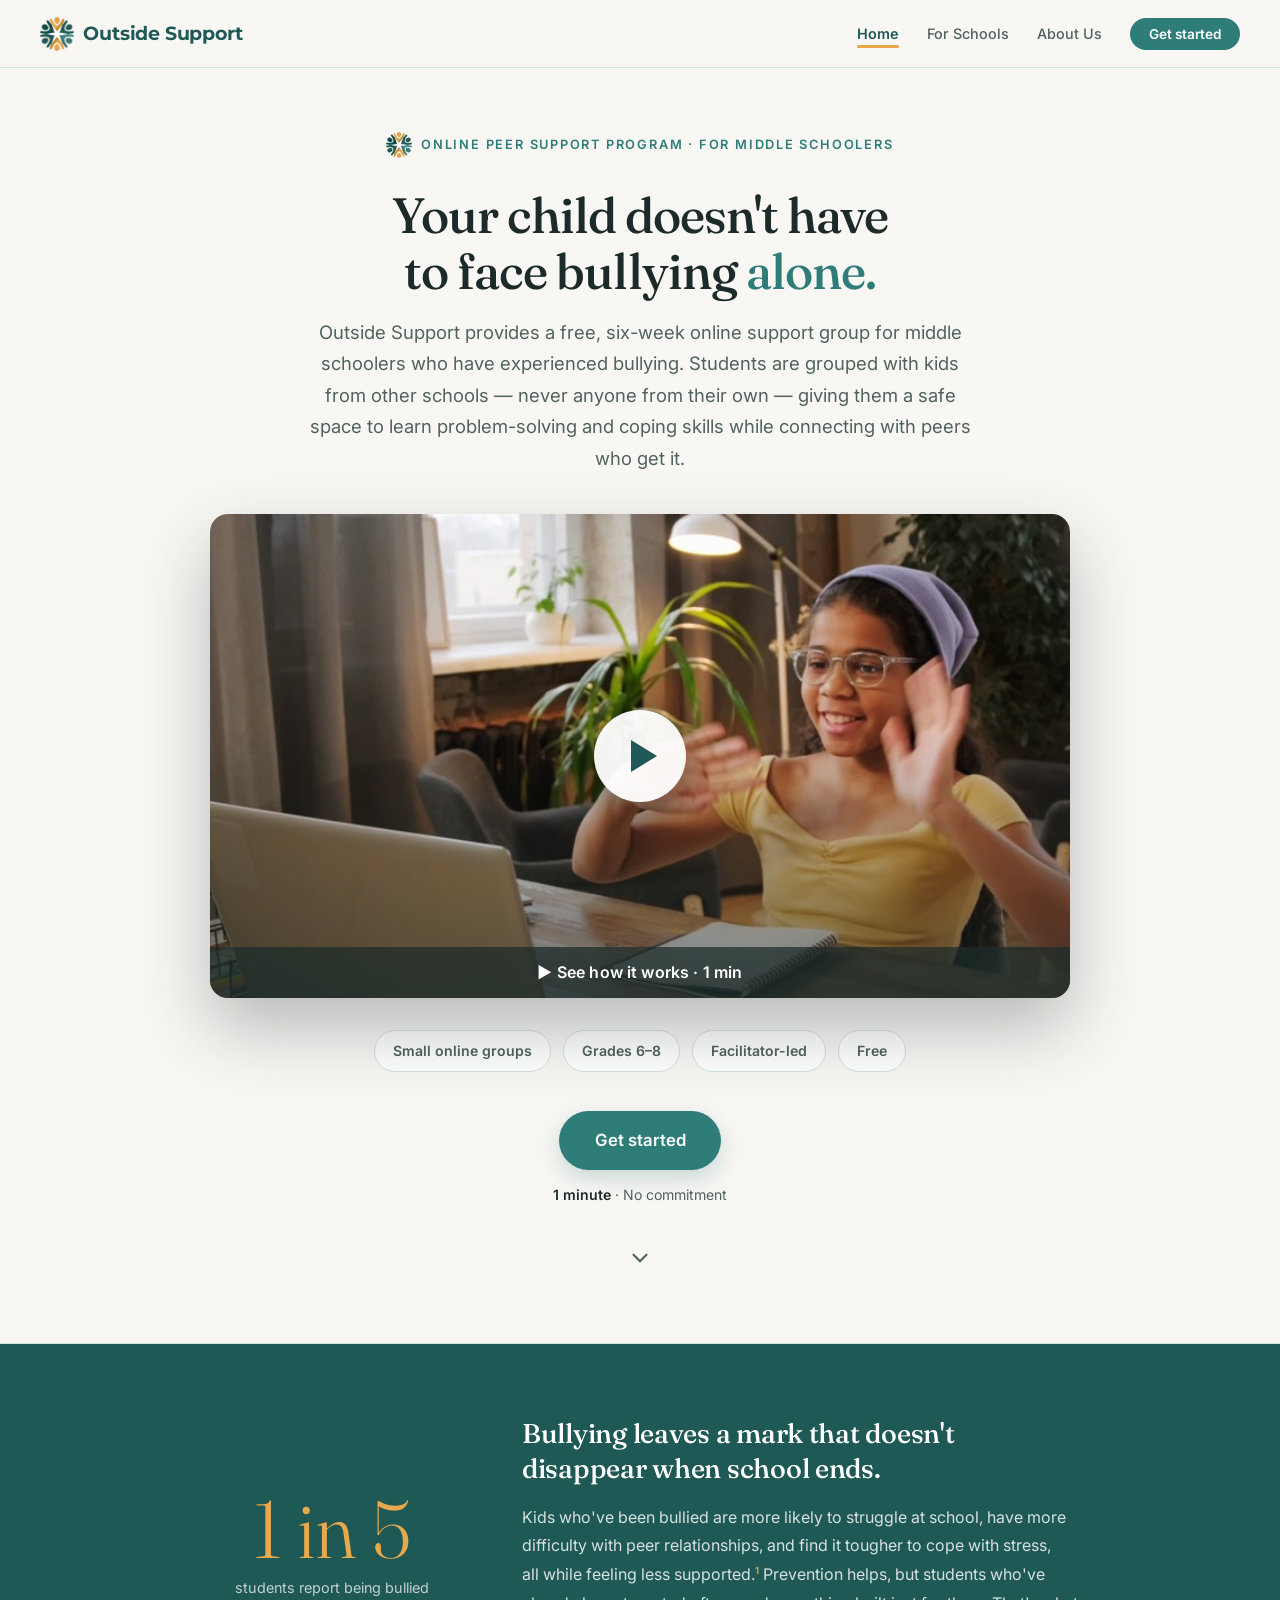
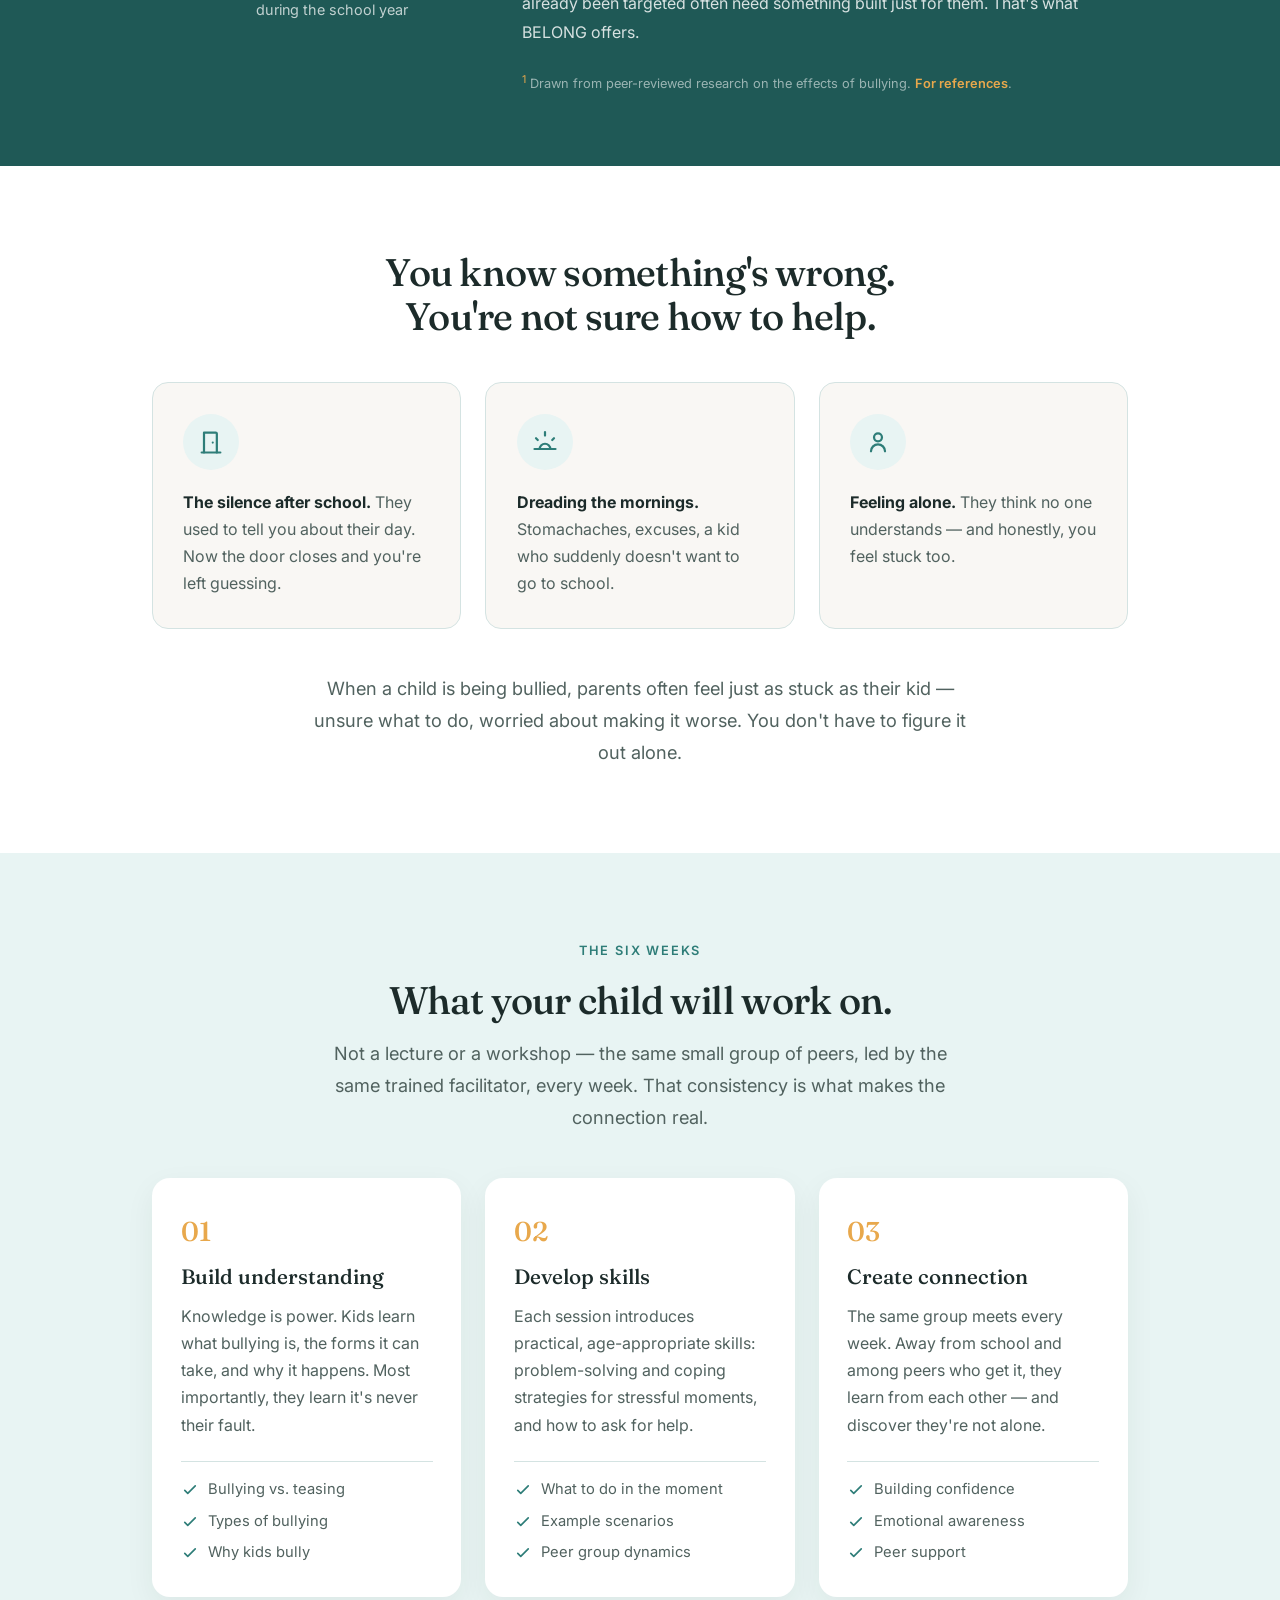
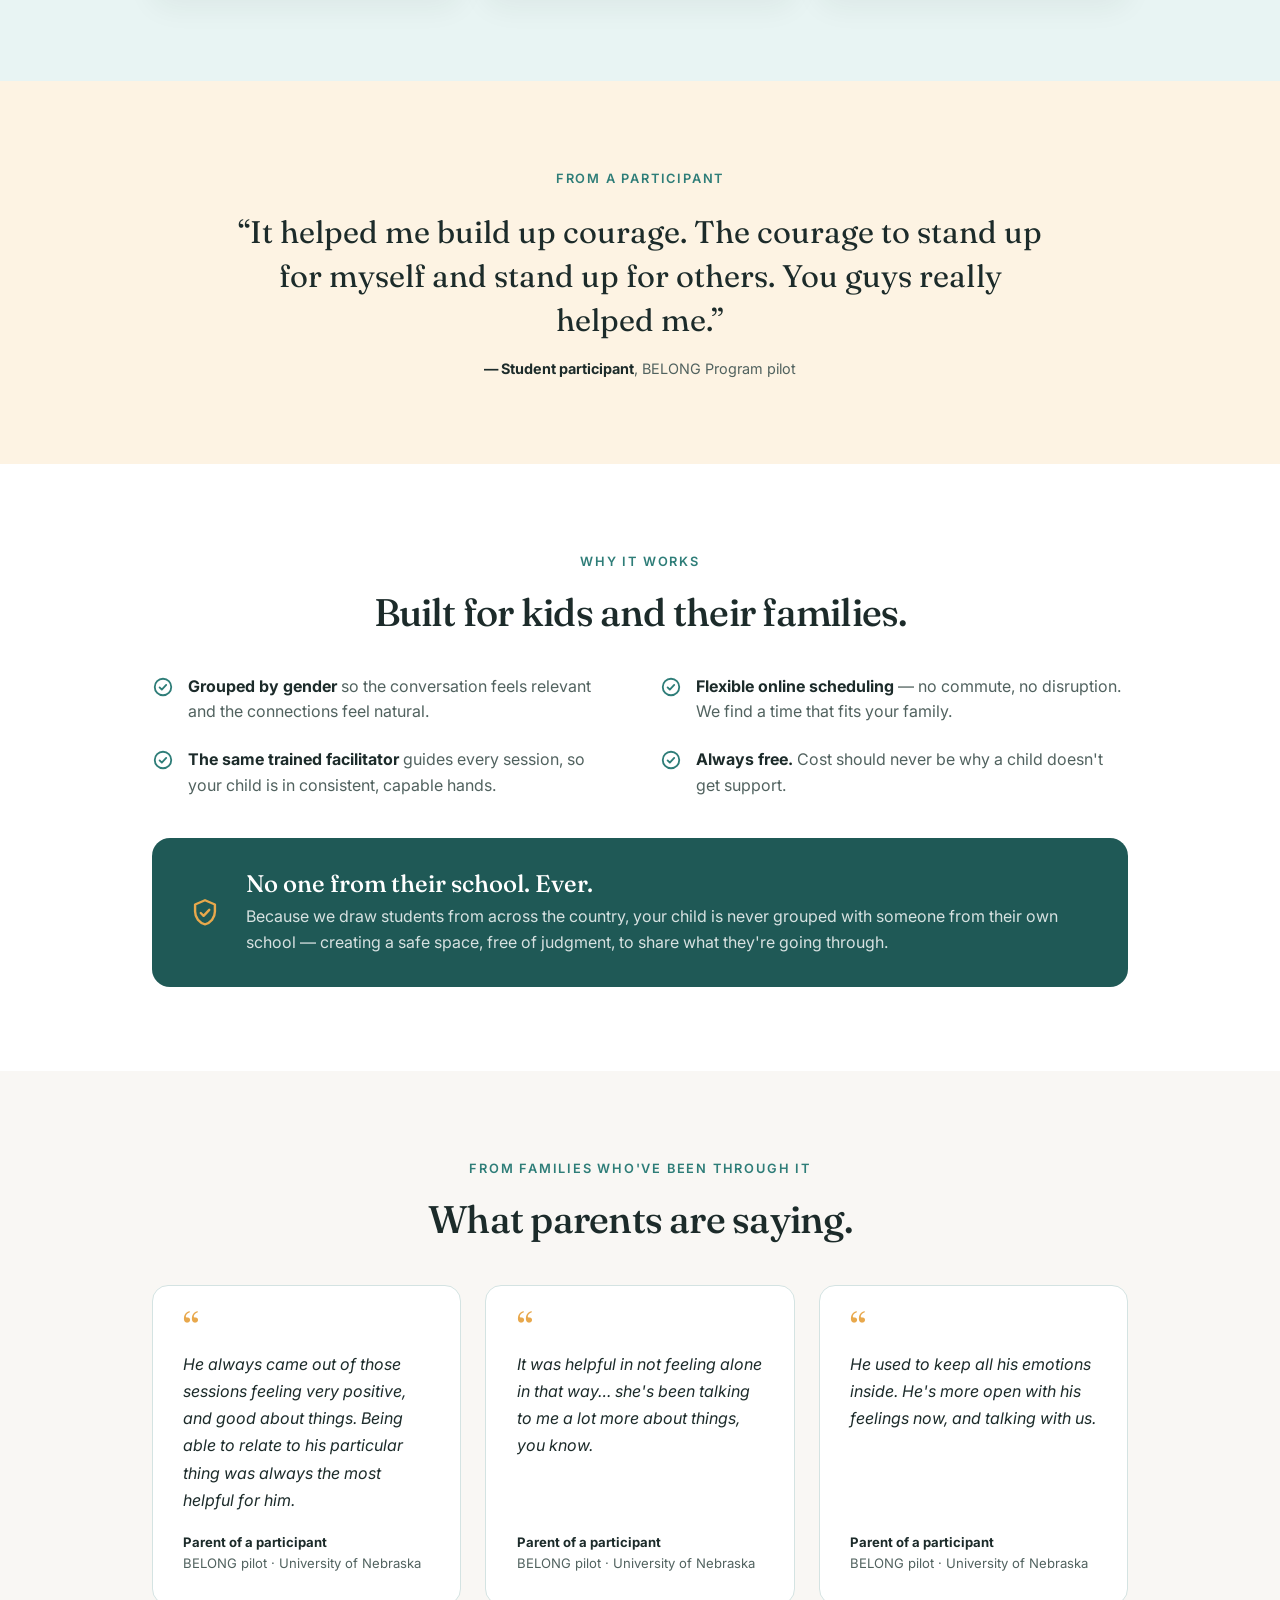
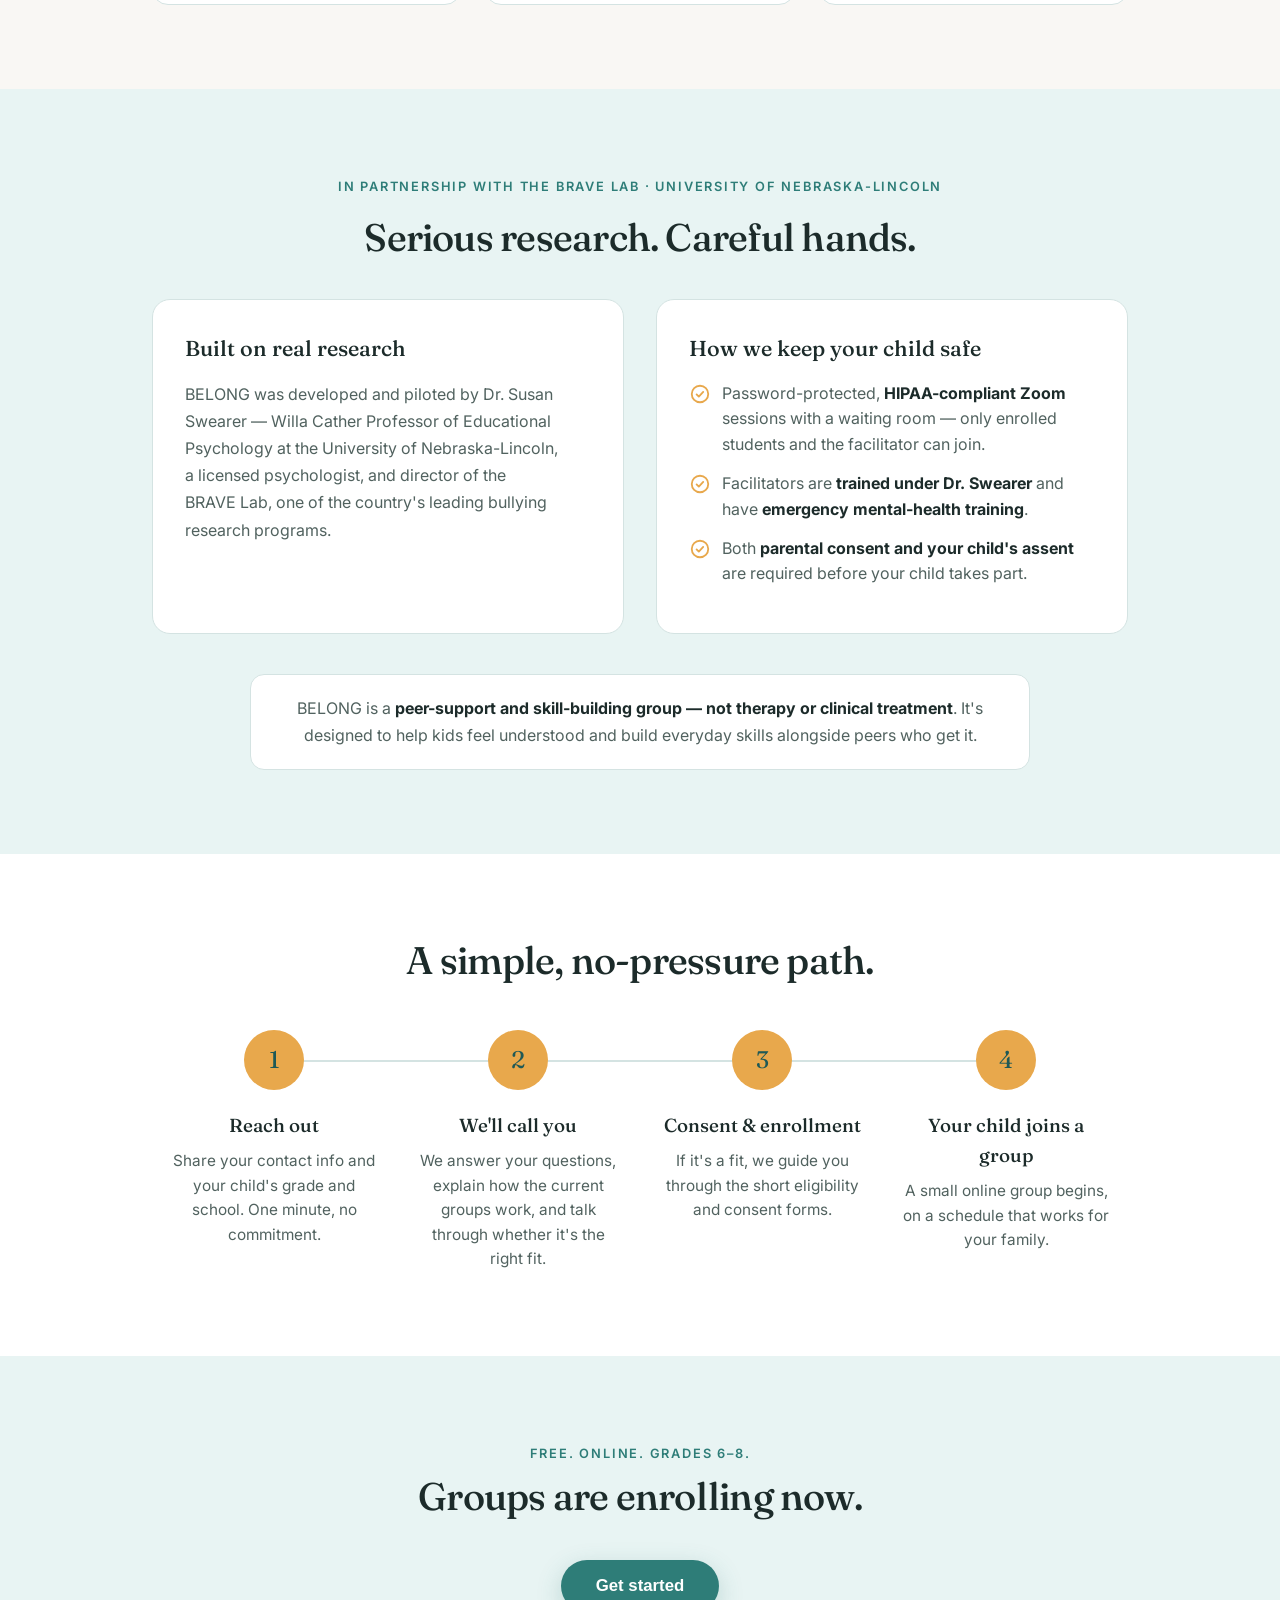
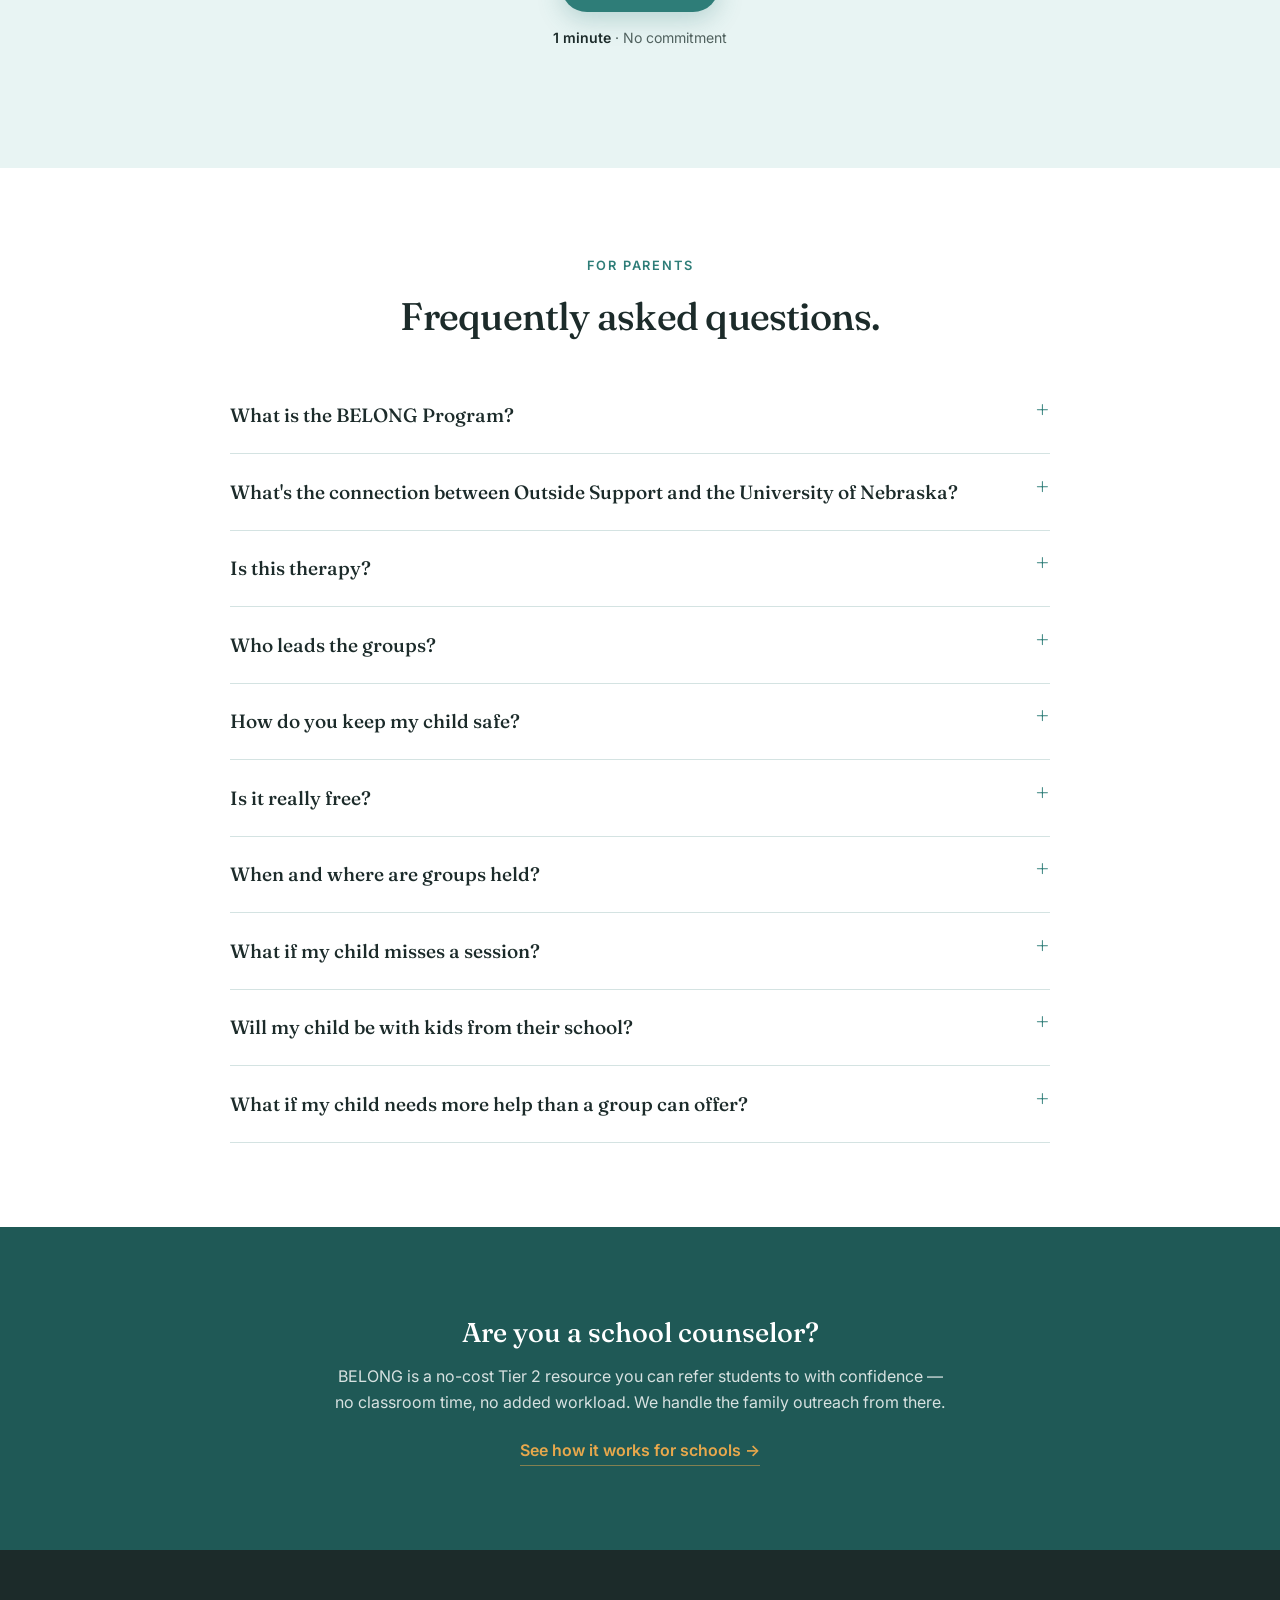
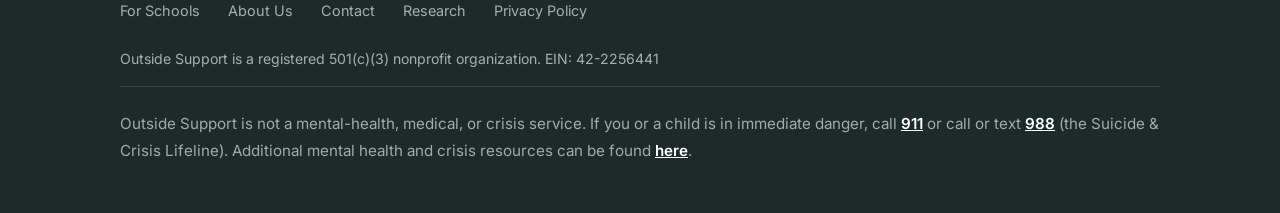
<file: index.html>
<!DOCTYPE html><html lang="en"><head><meta charset="utf-8"><meta name="viewport" content="width=device-width, initial-scale=1.0">
<link href="https://fonts.googleapis.com/css2?family=Fraunces:ital,opsz,wght@0,9..144,300;0,9..144,500;1,9..144,400&family=Inter:wght@300;400;500;600;700&family=Montserrat:wght@600;700&display=swap" rel="stylesheet">
<link rel="preconnect" href="https://player.vimeo.com" crossorigin>
<link rel="preconnect" href="https://i.vimeocdn.com" crossorigin>
<link rel="preconnect" href="https://f.vimeocdn.com" crossorigin>
<link rel="dns-prefetch" href="https://player.vimeo.com">
<link rel="icon" type="image/png" href="favicon.png?v=3">
<script src="contact-config.js" defer></script>
<script src="contact.js" defer></script>
<title>Outside Support — You Don't Have to Face This Alone</title><style>
*,*::before,*::after{box-sizing:border-box;margin:0;padding:0;}
:root{--teal:#2E7D78;--teal-dark:#1F5956;--teal-light:#E8F4F3;--amber:#E8A84C;--amber-soft:#FDF3E3;--off-white:#F9F7F4;--charcoal:#1C2B2A;--mid-gray:#51625F;--rule:#D4E3E2;}
html,body{margin:0;background:#fff;overflow-x:hidden;font-family:'Inter',system-ui,sans-serif;color:var(--charcoal);line-height:1.6;}
#stage{width:100%;}
.wrap{max-width:1040px;margin:0 auto;padding:0 2rem;}
.fr{font-family:'Fraunces',Georgia,serif;}
nav{position:sticky;top:0;z-index:100;background:rgba(249,247,244,0.96);backdrop-filter:blur(8px);border-bottom:1px solid var(--rule);padding:0 2.5rem;height:68px;display:flex;align-items:center;justify-content:space-between;}
.nav-logo{display:flex;align-items:center;gap:.6rem;}
.nav-logo img{height:34px;}
.nav-logo .nm{font-family:'Montserrat',sans-serif;font-weight:700;letter-spacing:-.01em;font-size:1.2rem;color:var(--teal-dark);}
.nav-links{display:flex;align-items:center;gap:1.75rem;list-style:none;}
.nav-links a{text-decoration:none;font-size:.9rem;font-weight:500;color:var(--mid-gray);cursor:pointer;}
.nav-links a.active{color:var(--teal-dark);font-weight:600;position:relative;}
.nav-links a.active::after{content:"";position:absolute;left:0;right:0;bottom:-6px;height:3px;border-radius:2px;background:var(--amber);}
.nav-cta{background:var(--teal);color:#fff !important;padding:.5rem 1.2rem;border-radius:100px;font-size:.85rem !important;font-weight:600 !important;}
.eyebrow{display:inline-flex;align-items:center;gap:.55rem;font-size:.8rem;font-weight:600;letter-spacing:.14em;text-transform:uppercase;color:var(--teal);}
.eyebrow img{height:26px;}
.btn{display:inline-flex;align-items:center;gap:.5rem;background:var(--teal);color:#fff;text-decoration:none;font-weight:600;font-size:1.05rem;padding:1rem 2.2rem;border-radius:100px;box-shadow:0 8px 24px rgba(46,125,120,.25);border:0;cursor:pointer;}
.btn:hover{background:var(--teal-dark);}
.btn-amber{background:var(--amber);color:var(--charcoal);box-shadow:0 8px 24px rgba(232,168,76,.3);}
.micro{font-size:.88rem;color:var(--mid-gray);margin-top:.9rem;}
.partnote{font-size:.82rem;color:var(--mid-gray);line-height:1.55;margin-top:1.4rem;max-width:460px;margin-left:auto;margin-right:auto;}
.micro b{color:var(--charcoal);font-weight:600;}
h2.sec{font-family:'Fraunces',serif;font-weight:500;font-size:2.4rem;letter-spacing:-.02em;line-height:1.15;}
.lead{font-size:1.14rem;color:var(--mid-gray);line-height:1.75;}
section{padding:5.25rem 0;}
.center{text-align:center;}
.scrollcue{margin-top:2.4rem;display:flex;justify-content:center;}
.scrollcue svg{animation:scb 1.8s ease-in-out infinite;}@keyframes scb{0%,100%{transform:translateY(0);opacity:.45}50%{transform:translateY(6px);opacity:1}}
/* hero */
.hero{background:var(--off-white);padding:4rem 0 4.5rem;text-align:center;border-bottom:1px solid var(--rule);}
.hero h1{font-family:'Fraunces',serif;font-weight:500;font-size:3.1rem;line-height:1.12;letter-spacing:-.02em;margin:1.4rem auto 1.1rem;max-width:840px;}
.hero h1 em{font-style:normal;color:var(--teal);}
.hero p.sub{font-size:1.16rem;color:var(--mid-gray);max-width:680px;margin:0 auto 1.9rem;line-height:1.7;}
.video{position:relative;max-width:860px;margin:2.5rem auto 0;aspect-ratio:16/9;border-radius:18px;overflow:hidden;background-size:cover;background-position:center;box-shadow:0 30px 70px rgba(28,43,42,.3);}
.video .ov{position:absolute;inset:0;background:linear-gradient(0deg,rgba(28,43,42,.5),rgba(28,43,42,0) 55%);}
.pbtn{position:absolute;left:50%;top:50%;transform:translate(-50%,-50%);width:92px;height:92px;border-radius:50%;background:rgba(255,255,255,.94);display:flex;align-items:center;justify-content:center;box-shadow:0 12px 40px rgba(0,0,0,.4);}
.pbtn::before{content:'';width:0;height:0;border-left:26px solid var(--teal-dark);border-top:16px solid transparent;border-bottom:16px solid transparent;margin-left:7px;}
.vbanner{position:absolute;left:0;right:0;bottom:0;background:rgba(28,43,42,.72);color:#fff;font-size:1rem;font-weight:600;padding:.8rem 1rem;text-align:center;letter-spacing:.01em;}
.chips{display:flex;justify-content:center;gap:.7rem;flex-wrap:wrap;margin-top:2rem;}
.chip{background:#fff;border:1px solid var(--rule);border-radius:100px;padding:.55rem 1.15rem;font-size:.88rem;font-weight:600;color:var(--mid-gray);}
.ctarow{margin-top:2.4rem;}
/* empathy */
.signs{display:grid;grid-template-columns:repeat(3,1fr);gap:1.5rem;margin-top:2.75rem;text-align:left;}
.sign{background:var(--off-white);border:1px solid var(--rule);border-radius:16px;padding:1.9rem;}
.sign .ic{width:56px;height:56px;border-radius:50%;background:var(--teal-light);display:flex;align-items:center;justify-content:center;margin-bottom:1.2rem;}
.sign p{font-size:1rem;color:var(--mid-gray);line-height:1.7;}
.sign b{color:var(--charcoal);}
/* pull quote */
.band-amber{background:var(--amber-soft);text-align:center;}
.pullquote{max-width:780px;margin:0 auto;}
.pullquote .mk{font-family:'Fraunces',serif;font-size:3rem;color:var(--amber);line-height:.4;}
.pullquote p{font-family:'Fraunces',serif;font-size:1.65rem;line-height:1.45;color:var(--charcoal);margin:.6rem 0 1rem;}
.pullquote .att{font-size:.9rem;color:var(--mid-gray);}
.pullquote .att b{color:var(--charcoal);}
/* pillars */
.band-tl{background:var(--teal-light);}
.pillars{display:grid;grid-template-columns:repeat(3,1fr);gap:1.5rem;margin-top:2.75rem;}
.pill{background:#fff;border-radius:18px;padding:2rem 1.8rem;box-shadow:0 10px 30px rgba(28,43,42,.06);text-align:left;display:flex;flex-direction:column;height:100%;}
.pill .no{font-family:'Fraunces',serif;font-size:1.7rem;color:var(--amber);font-weight:500;}
.pill h3{font-family:'Fraunces',serif;font-weight:500;font-size:1.3rem;margin:.4rem 0 .6rem;}
.pill p{font-size:1rem;color:var(--mid-gray);line-height:1.7;margin-bottom:0;}
.pilltags{margin-top:1.4rem;border-top:1px solid var(--rule);padding-top:1rem;}
.pilltags div{display:flex;align-items:center;gap:.55rem;font-size:.92rem;color:var(--mid-gray);margin-bottom:.5rem;}
.pilltags div:last-child{margin-bottom:0;}
.pilltags svg{flex:0 0 auto;}
/* why */
.why{display:grid;grid-template-columns:repeat(2,1fr);gap:1.4rem 2.5rem;margin-top:2.5rem;text-align:left;}
.why-item{display:flex;gap:.9rem;align-items:flex-start;}
.why-item .ck{flex:0 0 auto;margin-top:2px;}
.why-item p{font-size:1rem;color:var(--mid-gray);line-height:1.6;}
.why-item b{color:var(--charcoal);}
.highlight{background:var(--teal-dark);color:#fff;border-radius:18px;padding:2rem 2.25rem;margin-top:2.5rem;display:flex;align-items:center;gap:1.5rem;text-align:left;}
.highlight .big{font-family:'Fraunces',serif;font-size:1.5rem;font-weight:500;line-height:1.2;}
.highlight .sm{color:rgba(255,255,255,.82);font-size:1rem;margin-top:.3rem;}
/* trust */
.band-off{background:var(--off-white);}
.trust-grid{display:grid;grid-template-columns:1fr 1fr;gap:2rem;margin-top:2.5rem;}
.tcard{border:1px solid var(--rule);border-radius:18px;padding:2rem;background:#fff;}
.tcard h3{font-family:'Fraunces',serif;font-weight:500;font-size:1.35rem;margin-bottom:.9rem;}
.tcard .ck svg{stroke:var(--amber);}
.tcard p{font-size:1rem;color:var(--mid-gray);line-height:1.7;}
.tcard ul{list-style:none;}
.tcard li{display:flex;gap:.7rem;align-items:flex-start;text-align:left;font-size:1rem;color:var(--mid-gray);line-height:1.6;margin-bottom:.85rem;}
.tcard li .ck{flex:0 0 auto;margin-top:2px;}
.tcard li b{color:var(--charcoal);}
.badge{display:inline-flex;align-items:center;gap:.6rem;background:var(--teal-light);color:var(--teal-dark);font-weight:600;font-size:.9rem;padding:.55rem 1rem;border-radius:100px;margin-top:1rem;}
.nontherapy{text-align:center;max-width:780px;margin:2.5rem auto 0;font-size:1rem;color:var(--mid-gray);background:#fff;border:1px solid var(--rule);border-radius:14px;padding:1.3rem 1.7rem;line-height:1.65;}
.nontherapy b{color:var(--charcoal);}
/* ceo note */
.ceo{display:grid;grid-template-columns:0.8fr 1.2fr;gap:3rem;align-items:center;}
.ceo .photo{border-radius:18px;overflow:hidden;box-shadow:0 20px 50px rgba(28,43,42,.2);aspect-ratio:4/3;background-size:cover;background-position:center top;}
.ceo .k{color:var(--teal);font-weight:600;letter-spacing:.14em;text-transform:uppercase;font-size:.8rem;margin-bottom:1rem;}
.ceo blockquote{font-family:'Fraunces',serif;font-size:1.6rem;line-height:1.4;color:var(--charcoal);font-weight:500;margin:0 0 1rem;}
.ceo .name{font-weight:700;color:var(--charcoal);}
.ceo .title{color:var(--mid-gray);font-size:.95rem;}
/* testimonials */
.quotes{display:grid;grid-template-columns:repeat(3,1fr);gap:1.5rem;margin-top:2.75rem;}
.quote{background:#fff;border:1px solid var(--rule);border-radius:16px;padding:1.9rem;display:flex;flex-direction:column;}
.quote .mk{font-family:'Fraunces',serif;font-size:2.6rem;color:var(--amber);line-height:.6;}
.quote p{font-size:1rem;color:var(--charcoal);line-height:1.7;margin:.6rem 0 1.1rem;font-style:italic;}
.quote .att{font-size:.82rem;color:var(--mid-gray);margin-top:auto;}
.quote .att b{color:var(--charcoal);font-style:normal;}
.studentq{background:var(--amber-soft);border-radius:18px;padding:2.5rem;text-align:center;max-width:900px;margin:1.75rem auto 0;}
.studentq p{font-family:'Fraunces',serif;font-size:1.65rem;font-weight:400;line-height:1.4;max-width:760px;margin:0 auto .9rem;}
.studentq .att{font-size:.9rem;color:var(--mid-gray);}
.studentq .att b{color:var(--charcoal);}
/* steps */
.steps{display:grid;grid-template-columns:repeat(4,1fr);gap:0;margin-top:3rem;position:relative;}
.steps::before{content:'';position:absolute;top:30px;left:12.5%;right:12.5%;height:2px;background:var(--rule);}
.step{text-align:center;padding:0 1rem;position:relative;}
.step .circ{width:60px;height:60px;border-radius:50%;background:var(--amber);color:var(--teal-dark);font-family:'Fraunces',serif;font-size:1.5rem;display:flex;align-items:center;justify-content:center;margin:0 auto 1.3rem;}
.step h4{font-family:'Fraunces',serif;font-weight:500;font-size:1.18rem;margin-bottom:.5rem;}
.step p{font-size:.96rem;color:var(--mid-gray);line-height:1.6;}
/* form */
.formcard{max-width:620px;margin:2.25rem auto 0;background:#fff;border:1px solid var(--rule);border-radius:20px;padding:2.75rem;box-shadow:0 20px 50px rgba(28,43,42,.08);}
.formcard .blurb{font-size:1.04rem;color:var(--mid-gray);line-height:1.7;text-align:center;margin-bottom:1.75rem;}
.formcard .blurb b{color:var(--charcoal);}
.field{margin-bottom:1.1rem;}
.field label{display:block;font-size:.88rem;font-weight:600;color:var(--charcoal);margin-bottom:.4rem;}
.field input,.field select{width:100%;border:1px solid var(--rule);border-radius:10px;padding:.9rem 1rem;font-size:1rem;font-family:inherit;background:#fff;color:var(--charcoal);}
.row2{display:grid;grid-template-columns:1fr 1fr;gap:1.1rem;}
.formcard .btn,#fp-fields .btn{width:100%;justify-content:center;margin-top:.6rem;}
#fp-fields{max-width:520px;margin:1.75rem auto 0;text-align:left;}
.cta-sub{max-width:560px;margin:1.1rem auto 0;color:var(--mid-gray);font-size:1.05rem;line-height:1.7;}
#fp-toggle{margin-top:2.6rem;}
.formnote{text-align:center;font-size:.86rem;color:var(--mid-gray);margin-top:.9rem;}
/* faq accordion */
.faq{max-width:820px;margin:2.5rem auto 0;}
.faq details{border-bottom:1px solid var(--rule);padding:0;}
.faq summary{list-style:none;cursor:pointer;padding:1.4rem 2.5rem 1.4rem 0;font-family:'Fraunces',serif;font-size:1.2rem;font-weight:500;color:var(--charcoal);position:relative;}
.faq summary::-webkit-details-marker{display:none;}
.faq summary::after{content:'+';position:absolute;right:0;top:1.15rem;font-size:1.7rem;color:var(--teal);font-weight:300;line-height:1;transition:transform .2s;}
.faq details[open] summary::after{content:'\2013';}
.faq .ans{padding:0 2.5rem 1.5rem 0;color:var(--mid-gray);font-size:1.02rem;line-height:1.75;}
.faq .ans a{color:var(--teal);font-weight:600;}
/* schools pointer */
.schools{background:var(--teal-dark);color:#fff;text-align:center;}
.schools h3{font-family:'Fraunces',serif;font-weight:500;font-size:1.7rem;margin-bottom:.6rem;}
.schools p{color:rgba(255,255,255,.82);max-width:620px;margin:0 auto 1.4rem;}
.schools a{display:inline-flex;align-items:center;gap:.4rem;color:var(--amber);font-weight:600;border-bottom:1px solid rgba(232,168,76,.5);padding-bottom:2px;text-decoration:none;cursor:pointer;}
/* footer */
footer{background:var(--charcoal);color:rgba(255,255,255,.62);padding:3rem 2.5rem;}
.foot-in{max-width:1040px;margin:0 auto;}
.foot-links{display:flex;gap:1.75rem;list-style:none;flex-wrap:wrap;margin-bottom:1.5rem;}
.foot-links a{color:rgba(255,255,255,.62);text-decoration:none;font-size:.9rem;cursor:pointer;}
.disc{font-size:.95rem;line-height:1.75;color:rgba(255,255,255,.6);border-top:1px solid rgba(255,255,255,.1);padding-top:1.5rem;margin-top:1rem;}
.disc a{color:#fff;font-weight:600;}
h1,h2{text-wrap:balance;}p,li,.hero p.sub,.lead{text-wrap:pretty;}
@media (max-width:980px){nav{flex-wrap:wrap;height:auto;padding:.7rem 1.25rem;gap:.5rem;}.nav-logo{flex:0 0 auto;}.nav-links{width:100%;flex-wrap:wrap;gap:.45rem .9rem;}.nav-links a{font-size:.8rem;}.hero h1{font-size:2.4rem;}.signs,.pillars,.trust-grid,.why,.quotes,.ceo{grid-template-columns:1fr;}.steps{grid-template-columns:1fr 1fr;}.steps::before{display:none;}.row2{grid-template-columns:1fr;}}
@media (max-width:560px){.hero h1{font-size:2rem;}.steps{grid-template-columns:1fr;}section{padding:3.4rem 0;}h2.sec{font-size:1.85rem;}.formcard{padding:1.6rem;}.highlight{flex-direction:column;align-items:flex-start;}}
.problem-strip{background:var(--teal-dark);color:#fff;padding:4.5rem 5rem;}.problem-inner{max-width:900px;margin:0 auto;display:grid;grid-template-columns:1fr 2fr;gap:3rem;align-items:center;}.problem-stat{text-align:center;}.problem-stat-num{font-family:'Fraunces',serif;font-size:5rem;font-weight:300;line-height:1;color:var(--amber);}.problem-stat-label{font-size:.9rem;color:rgba(255,255,255,.72);line-height:1.5;margin-top:.5rem;}.problem-copy h2{font-family:'Fraunces',serif;font-size:1.7rem;font-weight:500;line-height:1.3;margin-bottom:1rem;letter-spacing:-.01em;}.problem-copy p{font-size:1rem;line-height:1.8;color:rgba(255,255,255,.82);}.problem-copy .cite-mark{font-size:.6em;vertical-align:super;color:var(--amber);font-weight:600;}.problem-copy .problem-cite{margin-top:1.5rem;font-size:.8rem;line-height:1.65;color:rgba(255,255,255,.55);}.problem-copy .problem-cite sup{color:var(--amber);}.problem-copy .problem-cite a{color:var(--amber);font-weight:600;text-decoration:none;white-space:nowrap;}@media (max-width:980px){.problem-inner{grid-template-columns:1fr;gap:1.75rem;}.problem-strip{padding:3rem 1.75rem;}}.referral-status{max-width:620px;margin:1rem auto 0;text-align:center;color:var(--charcoal);font-size:.95rem;line-height:1.6;min-height:1.2rem;}.referral-status a{color:var(--teal);font-weight:600;}
</style><!-- Google tag (Google Ads) -->
<script async src="https://www.googletagmanager.com/gtag/js?id=AW-18565855510"></script>
<script>
  window.dataLayer = window.dataLayer || [];
  function gtag(){dataLayer.push(arguments);}
  gtag('js', new Date());
  gtag('config', 'AW-18565855510');
  window.OUTSIDE_SUPPORT_ADS = { conversionSendTo: 'AW-18565855510/wOvaCLnKnrUdEJby8ZRF' };
</script>
</head><body><div id="stage"><nav><div class="nav-logo"><img src="brand-logo.png?v=1" alt="Outside Support logo"><span class="nm">Outside Support</span></div><ul class="nav-links"><li><a href="index.html" class="active">Home</a></li><li><a href="outside-support-for-schools.html">For Schools</a></li><li><a href="outside-support-about.html">About Us</a></li><li><a class="nav-cta" href="#form" onclick="revealForm();return false;">Get started</a></li></ul></nav><section class="hero"><div class="wrap">
<div class="eyebrow" style="justify-content:center;"><img src="brand-logo.png?v=1" alt="Outside Support logo">Online Peer Support Program · For Middle Schoolers</div>
<h1>Your child doesn't have to face bullying <em>alone.</em></h1>
<p class="sub">Outside Support provides a free, six-week online support group for middle schoolers who have experienced bullying. Students are grouped with kids from other schools — never anyone from their own — giving them a safe space to learn problem-solving and coping skills while connecting with peers who get it.</p>
<div class="video" id="heroVideo" style="background-image:url('video-poster.jpg')" role="button" tabindex="0" aria-label="Play video: See how it works" onclick="playHeroVideo()" onkeydown="if(event.key==='Enter'||event.key===' '){event.preventDefault();playHeroVideo();}"><div class="ov"></div><div class="pbtn"></div><div class="vbanner">▶ See how it works · 1 min</div></div>
<div class="chips"><span class="chip">Small online groups</span><span class="chip">Grades 6–8</span><span class="chip">Facilitator-led</span><span class="chip">Free</span></div>
<div class="ctarow"><a class="btn" href="#form" onclick="revealForm();return false;" style="cursor:pointer">Get started</a></div>
<div class="micro"><b>1 minute</b> · No commitment</div>
<div class="scrollcue"><svg width="26" height="26" viewBox="0 0 24 24" fill="none" stroke="#51625F" stroke-width="2" stroke-linecap="round" stroke-linejoin="round"><path d="M6 9l6 6 6-6"/></svg></div>
</div></section><section class="problem-strip">
  <div class="problem-inner">
    <div class="problem-stat">
      <div class="problem-stat-num">1 in 5</div>
      <div class="problem-stat-label">students report being bullied<br>during the school year</div>
    </div>
    <div class="problem-copy">
      <h2>Bullying leaves a mark that doesn't disappear when school ends.</h2>
      <p>Kids who've been bullied are more likely to struggle at school, have more difficulty with peer relationships, and find it tougher to cope with stress, all while feeling less supported.<sup class="cite-mark">1</sup> Prevention helps, but students who've already been targeted often need something built just for them. That's what BELONG offers.</p>
      <p class="problem-cite"><sup>1</sup> Drawn from peer-reviewed research on the effects of bullying. <a href="research.html">For references</a>.</p>
    </div>
  </div>
</section><section><div class="wrap center">
<h2 class="sec" style="max-width:720px;margin:0 auto;">You know something's wrong. You're not sure how to help.</h2>
<div class="signs">
<div class="sign"><div class="ic"><svg width="28" height="28" viewBox="0 0 24 24" fill="none" stroke="#2E7D78" stroke-width="1.9" stroke-linecap="round" stroke-linejoin="round"><path d="M6 21V4h10a1 1 0 0 1 1 1v16"/><path d="M4 21h16"/><circle cx="13.5" cy="12.5" r=".9" fill="#2E7D78" stroke="none"/></svg></div><p><b>The silence after school.</b> They used to tell you about their day. Now the door closes and you're left guessing.</p></div>
<div class="sign"><div class="ic"><svg width="28" height="28" viewBox="0 0 24 24" fill="none" stroke="#2E7D78" stroke-width="1.9" stroke-linecap="round" stroke-linejoin="round"><path d="M3 18h18"/><path d="M7.5 18a4.5 4.5 0 0 1 9 0"/><path d="M12 6.5V3.5"/><path d="M5.8 10.3 4.3 8.8"/><path d="M18.2 10.3l1.5-1.5"/></svg></div><p><b>Dreading the mornings.</b> Stomachaches, excuses, a kid who suddenly doesn't want to go to school.</p></div>
<div class="sign"><div class="ic"><svg width="28" height="28" viewBox="0 0 24 24" fill="none" stroke="#2E7D78" stroke-width="1.9" stroke-linecap="round" stroke-linejoin="round"><circle cx="12" cy="8" r="3.4"/><path d="M6 20c0-3.3 2.7-6 6-6s6 2.7 6 6"/></svg></div><p><b>Feeling alone.</b> They think no one understands — and honestly, you feel stuck too.</p></div>
</div>
<p class="lead" style="max-width:680px;margin:2.75rem auto 0;">When a child is being bullied, parents often feel just as stuck as their kid — unsure what to do, worried about making it worse. You don't have to figure it out alone.</p>
</div></section><section class="band-tl"><div class="wrap center">
<div class="eyebrow" style="justify-content:center;">The six weeks</div>
<h2 class="sec" style="margin-top:1rem;">What your child will work on.</h2>
<p class="lead" style="max-width:700px;margin:1rem auto 0;">Not a lecture or a workshop — the same small group of peers, led by the same trained facilitator, every week. That consistency is what makes the connection real.</p>
<div class="pillars">
<div class="pill"><div class="no">01</div><h3>Build understanding</h3><p>Knowledge is power. Kids learn what bullying is, the forms it can take, and why it happens. Most importantly, they learn it's never their fault.</p><div class="pilltags"><div><svg width="18" height="18" viewBox="0 0 24 24" fill="none" stroke="#2E7D78" stroke-width="2.2" stroke-linecap="round" stroke-linejoin="round"><path d="M5 12.5l4 4 10-10"/></svg>Bullying vs. teasing</div><div><svg width="18" height="18" viewBox="0 0 24 24" fill="none" stroke="#2E7D78" stroke-width="2.2" stroke-linecap="round" stroke-linejoin="round"><path d="M5 12.5l4 4 10-10"/></svg>Types of bullying</div><div><svg width="18" height="18" viewBox="0 0 24 24" fill="none" stroke="#2E7D78" stroke-width="2.2" stroke-linecap="round" stroke-linejoin="round"><path d="M5 12.5l4 4 10-10"/></svg>Why kids bully</div></div></div>
<div class="pill"><div class="no">02</div><h3>Develop skills</h3><p>Each session introduces practical, age-appropriate skills: problem-solving and coping strategies for stressful moments, and how to ask for help.</p><div class="pilltags"><div><svg width="18" height="18" viewBox="0 0 24 24" fill="none" stroke="#2E7D78" stroke-width="2.2" stroke-linecap="round" stroke-linejoin="round"><path d="M5 12.5l4 4 10-10"/></svg>What to do in the moment</div><div><svg width="18" height="18" viewBox="0 0 24 24" fill="none" stroke="#2E7D78" stroke-width="2.2" stroke-linecap="round" stroke-linejoin="round"><path d="M5 12.5l4 4 10-10"/></svg>Example scenarios</div><div><svg width="18" height="18" viewBox="0 0 24 24" fill="none" stroke="#2E7D78" stroke-width="2.2" stroke-linecap="round" stroke-linejoin="round"><path d="M5 12.5l4 4 10-10"/></svg>Peer group dynamics</div></div></div>
<div class="pill"><div class="no">03</div><h3>Create connection</h3><p>The same group meets every week. Away from school and among peers who get it, they learn from each other — and discover they're not alone.</p><div class="pilltags"><div><svg width="18" height="18" viewBox="0 0 24 24" fill="none" stroke="#2E7D78" stroke-width="2.2" stroke-linecap="round" stroke-linejoin="round"><path d="M5 12.5l4 4 10-10"/></svg>Building confidence</div><div><svg width="18" height="18" viewBox="0 0 24 24" fill="none" stroke="#2E7D78" stroke-width="2.2" stroke-linecap="round" stroke-linejoin="round"><path d="M5 12.5l4 4 10-10"/></svg>Emotional awareness</div><div><svg width="18" height="18" viewBox="0 0 24 24" fill="none" stroke="#2E7D78" stroke-width="2.2" stroke-linecap="round" stroke-linejoin="round"><path d="M5 12.5l4 4 10-10"/></svg>Peer support</div></div></div>
</div></div></section><section class="band-amber"><div class="wrap center">
<div class="eyebrow" style="justify-content:center;">From a participant</div>
<p class="fr" style="font-size:1.95rem;line-height:1.42;max-width:820px;margin:1.2rem auto .9rem;color:var(--charcoal);">&ldquo;It helped me build up courage. The courage to stand up for myself and stand up for others. You guys really helped me.&rdquo;</p>
<div style="font-size:.9rem;color:var(--mid-gray);"><b style="color:var(--charcoal);">&mdash; Student participant</b>, BELONG Program pilot</div>
</div></section><section><div class="wrap">
<div class="center"><div class="eyebrow" style="justify-content:center;">Why it works</div>
<h2 class="sec" style="margin-top:1rem;">Built for kids and their families.</h2></div>
<div class="why">
<div class="why-item"><span class="ck"><svg width="22" height="22" viewBox="0 0 24 24" fill="none" stroke="#2E7D78" stroke-width="2" stroke-linecap="round" stroke-linejoin="round" style="display:block"><circle cx="12" cy="12" r="9"/><path d="M8.3 12.4l2.4 2.4 4.8-5.1"/></svg></span><p><b>Grouped by gender</b> so the conversation feels relevant and the connections feel natural.</p></div>
<div class="why-item"><span class="ck"><svg width="22" height="22" viewBox="0 0 24 24" fill="none" stroke="#2E7D78" stroke-width="2" stroke-linecap="round" stroke-linejoin="round" style="display:block"><circle cx="12" cy="12" r="9"/><path d="M8.3 12.4l2.4 2.4 4.8-5.1"/></svg></span><p><b>Flexible online scheduling</b> — no commute, no disruption. We find a time that fits your family.</p></div>
<div class="why-item"><span class="ck"><svg width="22" height="22" viewBox="0 0 24 24" fill="none" stroke="#2E7D78" stroke-width="2" stroke-linecap="round" stroke-linejoin="round" style="display:block"><circle cx="12" cy="12" r="9"/><path d="M8.3 12.4l2.4 2.4 4.8-5.1"/></svg></span><p><b>The same trained facilitator</b> guides every session, so your child is in consistent, capable hands.</p></div>
<div class="why-item"><span class="ck"><svg width="22" height="22" viewBox="0 0 24 24" fill="none" stroke="#2E7D78" stroke-width="2" stroke-linecap="round" stroke-linejoin="round" style="display:block"><circle cx="12" cy="12" r="9"/><path d="M8.3 12.4l2.4 2.4 4.8-5.1"/></svg></span><p><b>Always free.</b> Cost should never be why a child doesn't get support.</p></div>
</div>
<div class="highlight"><div style="line-height:0;"><svg width="34" height="34" viewBox="0 0 24 24" fill="none" stroke="#E8A84C" stroke-width="1.7" stroke-linecap="round" stroke-linejoin="round" style="display:block"><path d="M12 3l7 3v5c0 4.4-3 8.1-7 9-4-.9-7-4.6-7-9V6l7-3z"/><path d="M9 12l2 2 4-4.2"/></svg></div><div><div class="big">No one from their school. Ever.</div><div class="sm">Because we draw students from across the country, your child is never grouped with someone from their own school — creating a safe space, free of judgment, to share what they're going through.</div></div></div>
</div></section><section class="band-off"><div class="wrap">
<div class="center"><div class="eyebrow" style="justify-content:center;">From families who've been through it</div>
<h2 class="sec" style="margin-top:1rem;">What parents are saying.</h2></div>
<div class="quotes">
<div class="quote"><div class="mk">&ldquo;</div><p>He always came out of those sessions feeling very positive, and good about things. Being able to relate to his particular thing was always the most helpful for him.</p><div class="att"><b>Parent of a participant</b><br>BELONG pilot · University of Nebraska</div></div>
<div class="quote"><div class="mk">&ldquo;</div><p>It was helpful in not feeling alone in that way… she's been talking to me a lot more about things, you know.</p><div class="att"><b>Parent of a participant</b><br>BELONG pilot · University of Nebraska</div></div>
<div class="quote"><div class="mk">&ldquo;</div><p>He used to keep all his emotions inside. He's more open with his feelings now, and talking with us.</p><div class="att"><b>Parent of a participant</b><br>BELONG pilot · University of Nebraska</div></div>
</div></div></section><section class="band-tl"><div class="wrap">
<div class="center"><div class="eyebrow" style="justify-content:center;">In partnership with the BRAVE Lab · University of Nebraska-Lincoln</div>
<h2 class="sec" style="margin-top:1rem;">Serious research. Careful hands.</h2></div>
<div class="trust-grid">
<div class="tcard"><h3>Built on real research</h3><p>BELONG was developed and piloted by Dr. Susan Swearer — Willa Cather Professor of Educational Psychology at the University of Nebraska-Lincoln, a licensed psychologist, and director of the BRAVE Lab, one of the country's leading bullying research programs.</p></div>
<div class="tcard"><h3>How we keep your child safe</h3><ul>
<li><span class="ck"><svg width="22" height="22" viewBox="0 0 24 24" fill="none" stroke="#2E7D78" stroke-width="2" stroke-linecap="round" stroke-linejoin="round" style="display:block"><circle cx="12" cy="12" r="9"/><path d="M8.3 12.4l2.4 2.4 4.8-5.1"/></svg></span><span>Password-protected, <b>HIPAA-compliant Zoom</b> sessions with a waiting room — only enrolled students and the facilitator can join.</span></li>
<li><span class="ck"><svg width="22" height="22" viewBox="0 0 24 24" fill="none" stroke="#2E7D78" stroke-width="2" stroke-linecap="round" stroke-linejoin="round" style="display:block"><circle cx="12" cy="12" r="9"/><path d="M8.3 12.4l2.4 2.4 4.8-5.1"/></svg></span><span>Facilitators are <b>trained under Dr. Swearer</b> and have <b>emergency mental-health training</b>.</span></li>
<li><span class="ck"><svg width="22" height="22" viewBox="0 0 24 24" fill="none" stroke="#2E7D78" stroke-width="2" stroke-linecap="round" stroke-linejoin="round" style="display:block"><circle cx="12" cy="12" r="9"/><path d="M8.3 12.4l2.4 2.4 4.8-5.1"/></svg></span><span>Both <b>parental consent and your child's assent</b> are required before your child takes part.</span></li>
</ul></div>
</div>
<div class="nontherapy">BELONG is a <b>peer-support and skill-building group — not therapy or clinical treatment</b>. It's designed to help kids feel understood and build everyday skills alongside peers who get it.</div>
</div></section><section><div class="wrap center">
<h2 class="sec">A simple, no-pressure path.</h2>
<div class="steps">
<div class="step"><div class="circ">1</div><h4>Reach out</h4><p>Share your contact info and your child's grade and school. One minute, no commitment.</p></div>
<div class="step"><div class="circ">2</div><h4>We'll call you</h4><p>We answer your questions, explain how the current groups work, and talk through whether it's the right fit.</p></div>
<div class="step"><div class="circ">3</div><h4>Consent &amp; enrollment</h4><p>If it's a fit, we guide you through the short eligibility and consent forms.</p></div>
<div class="step"><div class="circ">4</div><h4>Your child joins a group</h4><p>A small online group begins, on a schedule that works for your family.</p></div>
</div></div></section><section class="band-tl" id="form"><div class="wrap center">
<div class="eyebrow" style="justify-content:center;">Free. Online. Grades 6–8.</div>
<h2 class="sec" style="margin-top:.55rem;">Groups are enrolling now.</h2>
<div id="fp-toggle"><button class="btn" type="button" onclick="revealForm()">Get started</button><div class="micro" style="margin-top:.9rem;"><b>1 minute</b> · No commitment</div></div>
<p class="cta-sub" id="fp-blurb" hidden>Share your details and a member of our team will reach out to see if it's the right fit for your family.</p>
<form id="fp-fields" data-referral-capture="interest-home" data-success="Thanks — we've got your details, and a member of our team will follow up to see if it's the right fit for your family." hidden>
<div class="field"><label>First and last name</label><input name="name" autocomplete="name"></div>
<div class="field"><label>Email address</label><input type="email" name="email" autocomplete="email" required></div>
<div class="field"><label>Phone number</label><input type="tel" name="phone" autocomplete="tel"></div>
<div class="field"><label>Child's grade</label><select name="grade" required><option value="">Select grade</option><option>6th grade</option><option>7th grade</option><option>8th grade</option></select></div>
<div class="field"><label>Child's school</label><input name="school"></div>
<button class="btn" type="submit">Submit</button><div class="formnote">1 minute · No commitment</div>
</form><div class="referral-status" data-referral-status></div>
</div></section><section><div class="wrap"><div class="center"><div class="eyebrow" style="justify-content:center;">For parents</div><h2 class="sec" style="margin-top:1rem;">Frequently asked questions.</h2></div><div class="faq"><details><summary>What is the BELONG Program?</summary><div class="ans">A free, six-week online support group for middle schoolers who have experienced bullying. Groups are led by facilitators and meet weekly in a small-group format to connect with peers who understand and build real skills and confidence to move forward. BELONG was developed and piloted with the BRAVE Lab at the University of Nebraska-Lincoln.</div></details><details><summary>What's the connection between Outside Support and the University of Nebraska?</summary><div class="ans">A partnership to bring BELONG to the kids who need it. BELONG was designed and piloted by Dr. Susan Swearer at the University of Nebraska-Lincoln's BRAVE Lab, with funding from our founder, Jim Moran. After seeing the difference it made, we created Outside Support — a nonprofit — to scale it to families across the country.</div></details><details><summary>Is this therapy?</summary><div class="ans">No — BELONG is a peer-support and skill-building group, not therapy or clinical treatment. It helps kids feel understood and build practical, everyday skills. (For mental-health or crisis support, resources can be found <a href="https://www.apa.org/topics/crisis-hotlines" target="_blank" rel="noopener noreferrer">here</a>.)</div></details><details><summary>Who leads the groups?</summary><div class="ans">Groups are led weekly by the same facilitators, trained under Dr. Susan Swearer — a licensed psychologist and director of the BRAVE Lab. Current groups are run by doctoral students at the University of Nebraska-Lincoln.</div></details><details><summary>How do you keep my child safe?</summary><div class="ans">Sessions are held on password-protected, HIPAA-compliant Zoom links with a waiting room, so only enrolled students and the facilitator can join — no one from your child's own school, ever. Facilitators are trained by Dr. Swearer and have emergency mental-health training. Both parental consent and your child's assent are required before your child takes part.</div></details><details><summary>Is it really free?</summary><div class="ans">Completely free for families — no fees, no contracts, ever.</div></details><details><summary>When and where are groups held?</summary><div class="ans">Groups are fully online and outside of school hours. They meet for 60 minutes once a week over the six weeks, on a private Zoom link. We work with you to place your child in a group that fits their schedule — all you need is a device with a camera and an internet connection.</div></details><details><summary>What if my child misses a session?</summary><div class="ans">BELONG works because the same small group meets each week — that consistency is what builds trust. For that reason there are no makeup sessions, so we ask that you only sign up for a time your child can attend all six. We know life happens, but the more consistently each child attends, the more everyone gets out of the group.</div></details><details><summary>Will my child be with kids from their school?</summary><div class="ans">Never. Students come from across the country, so your child is never grouped with anyone from their own school — that's our guarantee.</div></details><details><summary>What if my child needs more help than a group can offer?</summary><div class="ans">BELONG isn't a crisis or mental-health service. If your child is in immediate danger, call or text 988 or call 911. For ongoing mental-health support, additional resources can be found <a href="https://www.apa.org/topics/crisis-hotlines" target="_blank" rel="noopener noreferrer">here</a>.</div></details></div></div></section><section class="schools"><div class="wrap">
<h3>Are you a school counselor?</h3>
<p>BELONG is a no-cost Tier 2 resource you can refer students to with confidence — no classroom time, no added workload. We handle the family outreach from there.</p>
<a href="outside-support-for-schools.html">See how it works for schools &rarr;</a>
</div></section><footer><div class="foot-in">
<ul class="foot-links"><li><a href="outside-support-for-schools.html">For Schools</a></li><li><a href="outside-support-about.html">About Us</a></li><li><a href="outside-support-contact.html">Contact</a></li><li><a href="research.html">Research</a></li><li><a href="privacy.html">Privacy Policy</a></li></ul>
<div style="font-size:.88rem;">Outside Support is a registered 501(c)(3) nonprofit organization. EIN: 42-2256441</div>
<div class="disc">Outside Support is not a mental-health, medical, or crisis service. If you or a child is in immediate danger, call <a href="tel:911">911</a> or call or text <a href="tel:988">988</a> (the Suicide &amp; Crisis Lifeline). Additional mental health and crisis resources can be found <a href="https://www.apa.org/topics/crisis-hotlines" target="_blank" rel="noopener noreferrer">here</a>.</div>
</div></footer></div><script>function revealForm(){var f=document.getElementById("fp-fields"),t=document.getElementById("fp-toggle"),b=document.getElementById("fp-blurb");if(f)f.hidden=false;if(b)b.hidden=false;if(t)t.style.display="none";var s=document.getElementById("form");if(s)s.scrollIntoView({behavior:"smooth"});var n=f?f.querySelector("input,select"):null;if(n)setTimeout(function(){n.focus();},300);}var heroPoster=null,heroPlayer=null;
function heroKey(e){if(e.key==="Enter"||e.key===" "){e.preventDefault();playHeroVideo();}}
function restoreHeroVideo(){var v=document.getElementById("heroVideo");if(!v||heroPoster===null)return;heroPlayer=null;v.innerHTML=heroPoster;v.style.cursor="pointer";v.setAttribute("role","button");v.setAttribute("tabindex","0");v.onclick=playHeroVideo;v.onkeydown=heroKey;}
function heroMuteIcon(m){return m?'<svg width="16" height="16" viewBox="0 0 24 24" fill="none" stroke="#fff" stroke-width="2" stroke-linecap="round" stroke-linejoin="round"><path d="M11 5L6 9H2v6h4l5 4V5z"/><line x1="23" y1="9" x2="17" y2="15"/><line x1="17" y1="9" x2="23" y2="15"/></svg>':'<svg width="16" height="16" viewBox="0 0 24 24" fill="none" stroke="#fff" stroke-width="2" stroke-linecap="round" stroke-linejoin="round"><path d="M11 5L6 9H2v6h4l5 4V5z"/><path d="M15.5 8.5a5 5 0 0 1 0 7M19 5a9 9 0 0 1 0 14"/></svg>';}
function heroPlayIcon(p){return p?'<svg width="16" height="16" viewBox="0 0 24 24" fill="#fff"><path d="M7 4.5v15l12-7.5z"/></svg>':'<svg width="16" height="16" viewBox="0 0 24 24" fill="#fff"><rect x="6" y="5" width="4" height="14" rx="1"/><rect x="14" y="5" width="4" height="14" rx="1"/></svg>';}
function heroRestartIcon(){return '<svg width="16" height="16" viewBox="0 0 24 24" fill="#fff"><path d="M18.5 19.5L8 12l10.5-7.5z"/><rect x="4.5" y="4" width="2.6" height="16" rx="1"/></svg>';}
function heroCtlBtn(label){var b=document.createElement("button");b.type="button";b.setAttribute("aria-label",label);b.style.cssText="width:32px;height:32px;border-radius:50%;border:0;background:rgba(28,43,42,.38);display:flex;align-items:center;justify-content:center;cursor:pointer;-webkit-tap-highlight-color:transparent;";return b;}
function addHeroControls(){var v=document.getElementById("heroVideo");if(!v||!heroPlayer||document.getElementById("heroCtl"))return;var wrap=document.createElement("div");wrap.id="heroCtl";wrap.style.cssText="position:absolute;top:10px;right:10px;z-index:6;display:flex;gap:6px;";var rb=heroCtlBtn("Restart from beginning"),pb=heroCtlBtn("Play or pause"),mb=heroCtlBtn("Mute or unmute");rb.innerHTML=heroRestartIcon();rb.addEventListener("click",function(e){e.stopPropagation();heroPlayer.setCurrentTime(0).then(function(){heroPlayer.play();});});heroPlayer.getPaused().then(function(p){pb.innerHTML=heroPlayIcon(p);});pb.addEventListener("click",function(e){e.stopPropagation();heroPlayer.getPaused().then(function(p){if(p){heroPlayer.play();}else{heroPlayer.pause();}});});heroPlayer.on("play",function(){pb.innerHTML=heroPlayIcon(false);});heroPlayer.on("pause",function(){pb.innerHTML=heroPlayIcon(true);});heroPlayer.getMuted().then(function(m){mb.innerHTML=heroMuteIcon(m);});mb.addEventListener("click",function(e){e.stopPropagation();heroPlayer.getMuted().then(function(m){var nm=!m;heroPlayer.setMuted(nm);if(!nm)heroPlayer.setVolume(1);mb.innerHTML=heroMuteIcon(nm);});});wrap.appendChild(rb);wrap.appendChild(pb);wrap.appendChild(mb);v.appendChild(wrap);}
function setupHeroPlayer(iframe){function wire(){try{heroPlayer=new Vimeo.Player(iframe);heroPlayer.on("ended",restoreHeroVideo);heroPlayer.setMuted(false).then(function(){heroPlayer.setVolume(1);}).catch(function(){});addHeroControls();}catch(e){}}if(window.Vimeo&&window.Vimeo.Player){wire();}else{var s=document.createElement("script");s.src="https://player.vimeo.com/api/player.js";s.onload=wire;document.head.appendChild(s);}}
(function(){var f=document.getElementById("fp-fields"),b=document.getElementById("fp-blurb");if(f){new MutationObserver(function(){if(f.hidden){if(b)b.style.display="none";var sec=document.getElementById("form");if(sec)setTimeout(function(){sec.scrollIntoView({behavior:"smooth",block:"center"});},60);}}).observe(f,{attributes:true,attributeFilter:["hidden"]});}})();
function playHeroVideo(){var v=document.getElementById("heroVideo");if(!v)return;if(heroPoster===null)heroPoster=v.innerHTML;v.innerHTML='<iframe id="heroVimeo" src="https://player.vimeo.com/video/1240854500?autoplay=1&controls=0&title=0&byline=0&portrait=0&badge=0&autopause=0&dnt=1&color=2E7D78" style="position:absolute;inset:0;width:100%;height:100%;border:0;" allow="autoplay;fullscreen;picture-in-picture" allowfullscreen title="Outside Support"></iframe>';v.style.cursor="default";v.removeAttribute("role");v.removeAttribute("tabindex");v.onclick=null;v.onkeydown=null;setupHeroPlayer(document.getElementById("heroVimeo"));}</script></body></html>
</file>
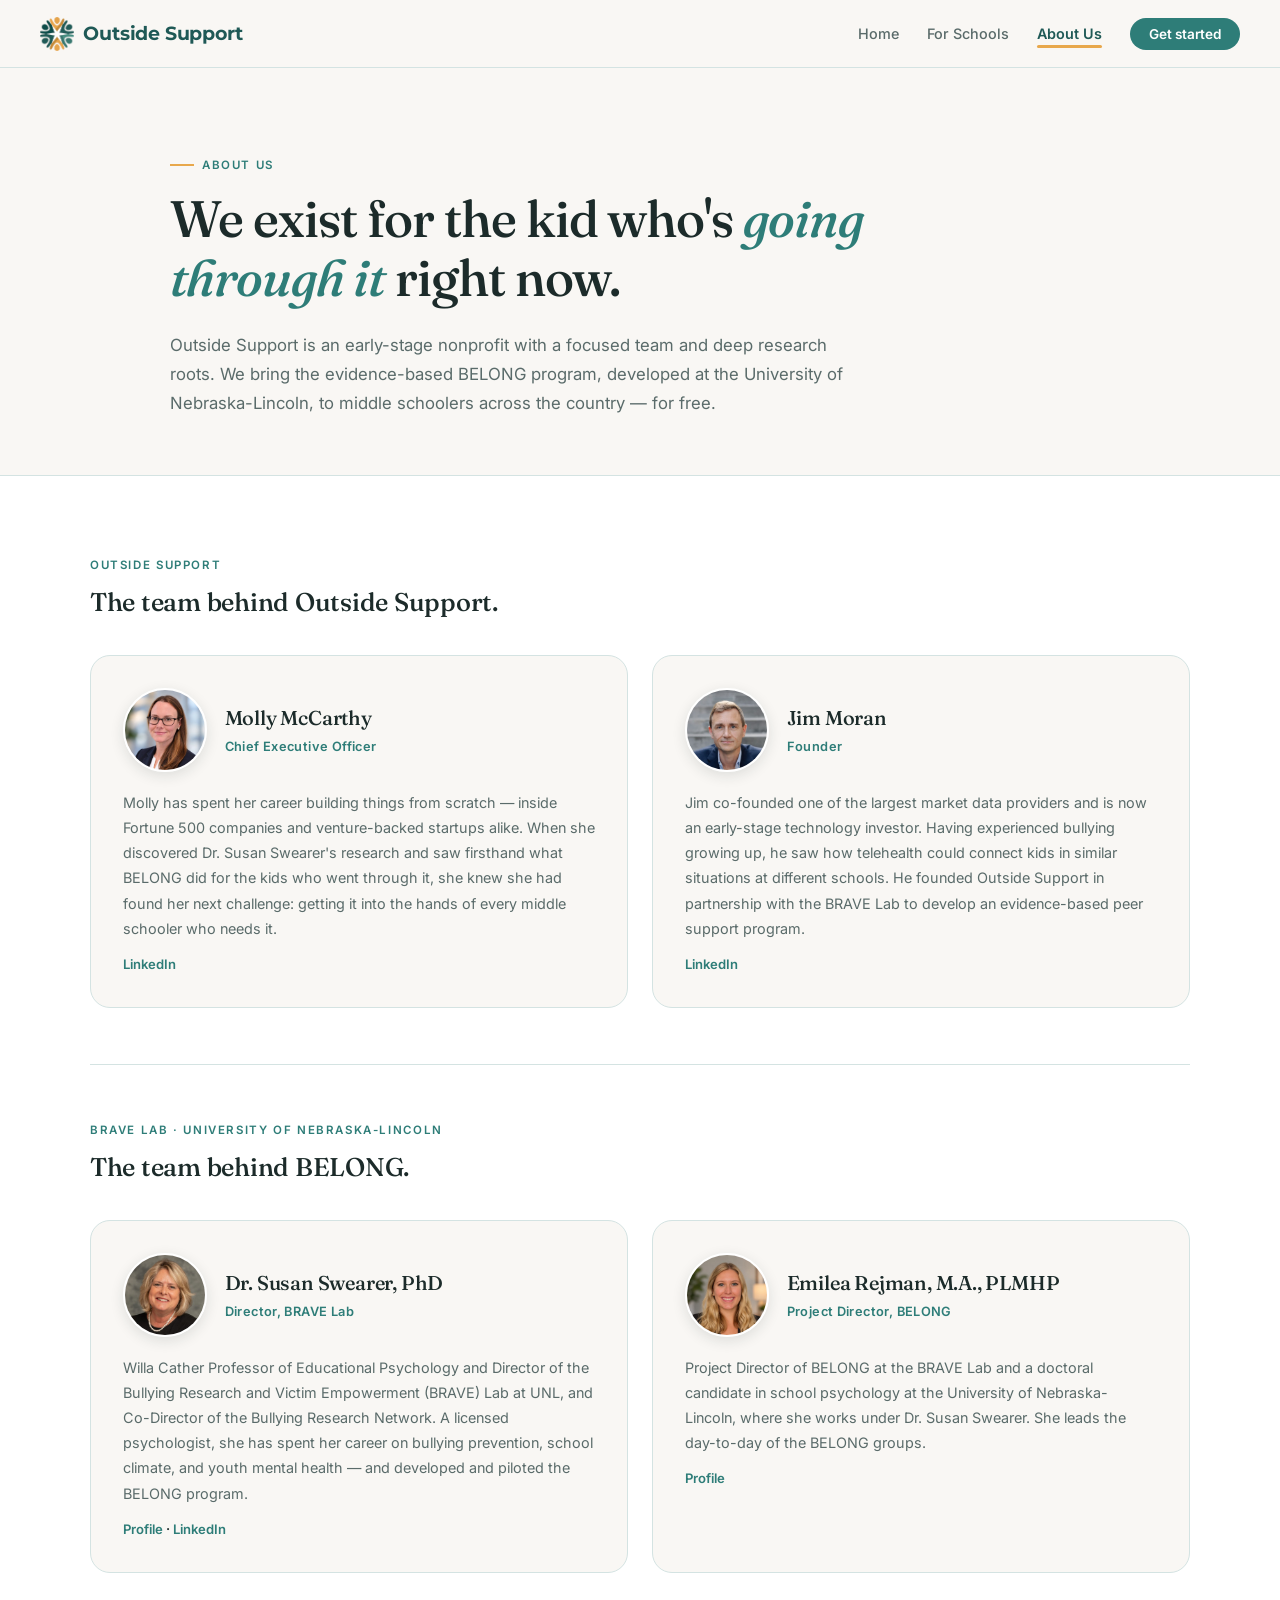
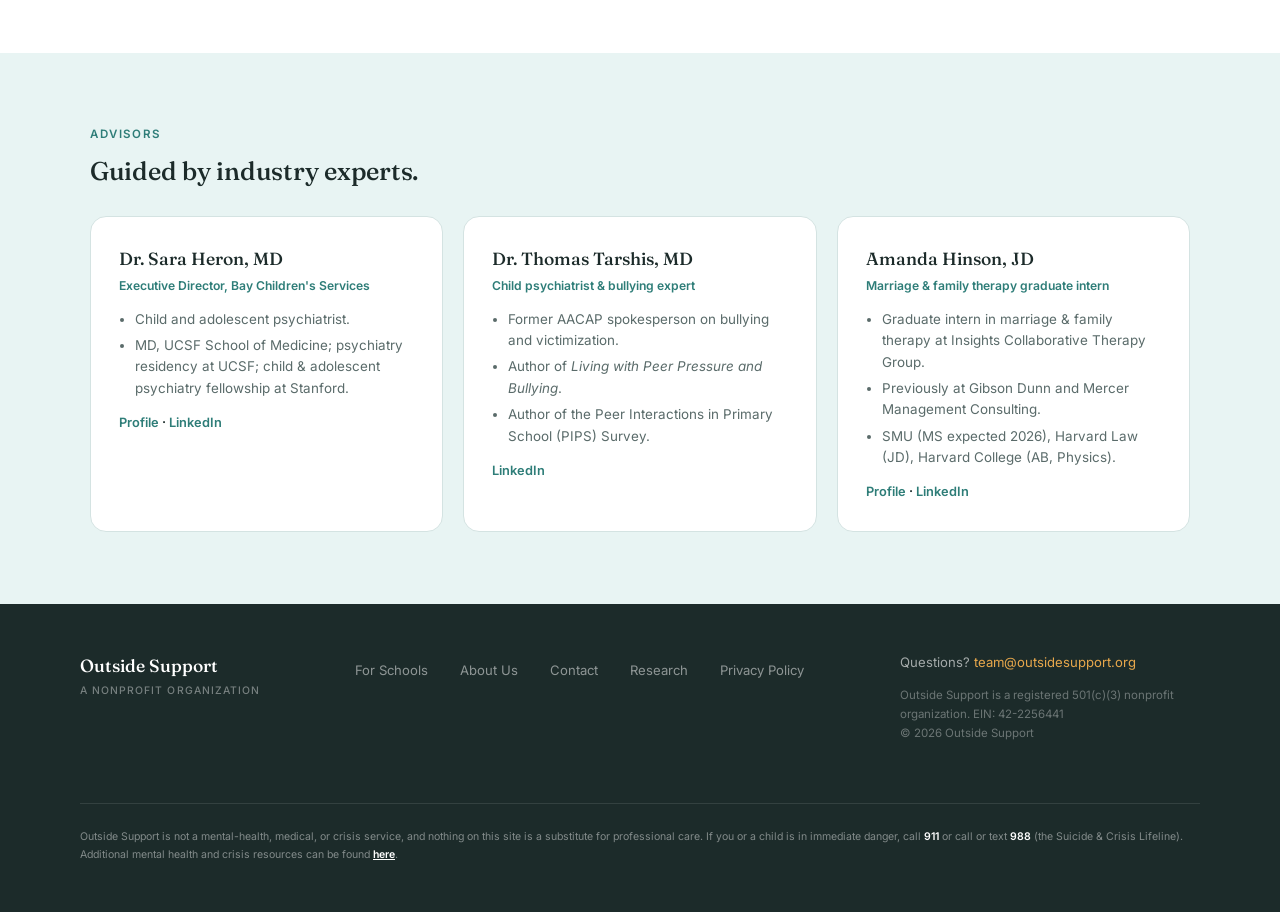
<file: outside-support-about.html>
<!DOCTYPE html>
<html lang="en">
<head>
  <meta charset="UTF-8" />
  <meta name="viewport" content="width=device-width, initial-scale=1.0" />
  <title>About Us — Outside Support</title>
  <link href="https://fonts.googleapis.com/css2?family=Fraunces:ital,opsz,wght@0,9..144,300;0,9..144,500;0,9..144,600;1,9..144,300&family=Inter:wght@300;400;500;600&family=Montserrat:wght@600;700&display=swap" rel="stylesheet" />
  <link rel="icon" type="image/png" href="favicon.png?v=3" />
  <link rel="stylesheet" href="contact.css?v=4" />
  <script src="contact-config.js" defer></script>
  <script src="contact.js" defer></script>
  <style>
    *, *::before, *::after { box-sizing: border-box; margin: 0; padding: 0; }

    :root {
      --teal:       #2E7D78;
      --teal-dark:  #1F5956;
      --teal-light: #E8F4F3;
      --amber:      #E8A84C;
      --amber-soft: #FDF3E3;
      --off-white:  #F9F7F4;
      --charcoal:   #1C2B2A;
      --mid-gray:   #5A6B6A;
      --rule:       #D4E3E2;
    }

    html { scroll-behavior: smooth; }
    body {
      font-family: 'Inter', sans-serif;
      background: var(--off-white);
      color: var(--charcoal);
      font-size: 16px;
      line-height: 1.6;
      -webkit-font-smoothing: antialiased;
    }

    /* ── NAV ── */
    nav {
      position: fixed;
      top: 0; left: 0; right: 0;
      z-index: 100;
      background: rgba(249,247,244,0.95);
      backdrop-filter: blur(8px);
      border-bottom: 1px solid var(--rule);
      padding: 0 2rem;
      height: 64px;
      display: flex;
      align-items: center;
      justify-content: space-between;
    }
    .nav-logo { display: flex; flex-direction: column; line-height: 1.1; text-decoration: none; }
    .nav-logo-main { font-family: 'Fraunces', serif; font-weight: 500; font-size: 1.2rem; color: var(--teal-dark); letter-spacing: -0.01em; }
    .nav-logo-sub { font-size: 0.65rem; font-weight: 500; letter-spacing: 0.1em; text-transform: uppercase; color: var(--mid-gray); }
    .nav-links { display: flex; align-items: center; gap: 2rem; list-style: none; }
    .nav-links a { text-decoration: none; font-size: 0.85rem; font-weight: 500; color: var(--mid-gray); transition: color 0.2s; }
    .nav-links a:hover { color: var(--teal); }
    .nav-links a.active { color: var(--teal); font-weight: 600; }
    .nav-cta { background: var(--teal); color: #fff !important; padding: 0.45rem 1.1rem; border-radius: 100px; font-size: 0.82rem !important; font-weight: 600 !important; transition: background 0.2s !important; }
    .nav-cta:hover { background: var(--teal-dark) !important; }

    /* ── PAGE HERO ── */
    .page-hero {
      margin-top: 64px;
      padding: 5.5rem 5rem 3.5rem;
      max-width: 1100px;
      margin-left: auto;
      margin-right: auto;
    }
    .page-eyebrow {
      font-size: 0.72rem;
      font-weight: 600;
      letter-spacing: 0.14em;
      text-transform: uppercase;
      color: var(--teal);
      margin-bottom: 1rem;
      display: flex;
      align-items: center;
      gap: 0.5rem;
    }
    .page-eyebrow::before { content: ''; display: block; width: 24px; height: 2px; background: var(--amber); }
    .page-hero h1 {
      font-family: 'Fraunces', serif;
      font-size: clamp(2.2rem, 4vw, 3.2rem);
      font-weight: 500;
      line-height: 1.15;
      letter-spacing: -0.02em;
      color: var(--charcoal);
      max-width: 700px;
      margin-bottom: 0;
    }
    .page-hero h1 em { font-style: italic; color: var(--teal); }

    /* ── TEAM ── */
    .team-wrap {
      background: #fff;
      border-top: 1px solid var(--rule);
      padding: 5rem;
    }
    .team-inner { max-width: 1100px; margin: 0 auto; }
    .section-label {
      font-size: 0.72rem;
      font-weight: 600;
      letter-spacing: 0.14em;
      text-transform: uppercase;
      color: var(--teal);
      margin-bottom: 1rem;
    }
    .section-headline {
      font-family: 'Fraunces', serif;
      font-size: clamp(1.8rem, 3vw, 2.4rem);
      font-weight: 500;
      line-height: 1.2;
      letter-spacing: -0.02em;
      color: var(--charcoal);
      max-width: 580px;
      margin-bottom: 0.75rem;
    }
    .section-sub { font-size: 1rem; color: var(--mid-gray); max-width: 540px; line-height: 1.75; margin-bottom: 3rem; }

    .team-grid { display: grid; grid-template-columns: repeat(2, 1fr); gap: 1.5rem; }

    .team-card {
      background: var(--off-white);
      border: 1px solid var(--rule);
      border-radius: 20px;
      padding: 2.5rem;
      display: flex;
      flex-direction: column;
      gap: 0.5rem;
      transition: box-shadow 0.2s, transform 0.2s;
    }
    .team-card:hover { box-shadow: 0 8px 32px rgba(46,125,120,0.08); transform: translateY(-2px); }
    .team-card.featured { border-color: var(--teal); border-width: 1.5px; }
    .team-name { font-family: 'Fraunces', serif; font-size: 1.3rem; font-weight: 500; color: var(--charcoal); letter-spacing: -0.01em; }
    .team-title { font-size: 0.82rem; font-weight: 600; color: var(--teal); letter-spacing: 0.04em; }
    .team-divider { width: 32px; height: 1.5px; background: var(--amber); margin: 0.75rem 0; }
    .team-bio { font-size: 0.88rem; color: var(--mid-gray); line-height: 1.75; }
    .team-links { margin-top: 0.65rem; font-size: 0.82rem; font-weight: 600; }
    .team-links a { color: var(--teal); text-decoration: none; }
    .team-links a:hover { color: var(--teal-dark); }

    .advisors-section { margin-top: 2rem; }
    .advisors-label {
      font-size: 0.72rem;
      font-weight: 600;
      letter-spacing: 0.14em;
      text-transform: uppercase;
      color: var(--mid-gray);
      margin-bottom: 1.25rem;
      padding-top: 2.5rem;
      border-top: 1px solid var(--rule);
    }
    .advisors-intro { max-width: 760px; font-size: 0.95rem; color: var(--mid-gray); line-height: 1.75; margin: -0.25rem 0 1.5rem; }
    .advisors-grid { display: grid; grid-template-columns: repeat(2, minmax(0, 1fr)); max-width: 980px; gap: 1.5rem; }
    .advisor-card {
      background: var(--off-white);
      border: 1px solid var(--rule);
      border-radius: 16px;
      padding: 2rem;
      display: flex;
      flex-direction: column;
      gap: 0.4rem;
    }
    .advisor-name { font-family: 'Fraunces', serif; font-size: 1.1rem; font-weight: 500; color: var(--charcoal); letter-spacing: -0.01em; }
    .advisor-title { font-size: 0.76rem; font-weight: 600; color: var(--teal); letter-spacing: 0.03em; }
    .advisor-points { margin: 0.75rem 0 0; padding-left: 1rem; color: var(--mid-gray); font-size: 0.85rem; line-height: 1.65; }
    .advisor-points li + li { margin-top: 0.35rem; }
    .advisor-links { margin-top: 0.75rem; font-size: 0.82rem; font-weight: 600; }
    .advisor-links a { color: var(--teal); text-decoration: none; }
    .advisor-links a:hover { color: var(--teal-dark); }

    /* ── FOOTER ── */
    footer { background: var(--charcoal); color: rgba(255,255,255,0.6); padding: 3rem 5rem; display: flex; align-items: flex-start; justify-content: space-between; gap: 2rem; flex-wrap: wrap; }
    .footer-logo { font-family: 'Fraunces', serif; font-size: 1.1rem; font-weight: 500; color: #fff; }
    .footer-logo span { display: block; font-family: 'Inter', sans-serif; font-size: 0.65rem; font-weight: 500; letter-spacing: 0.1em; text-transform: uppercase; color: rgba(255,255,255,0.4); margin-top: 0.2rem; }
    .footer-links { display: flex; gap: 2rem; list-style: none; padding-top: 0.35rem; }
    .footer-links a { text-decoration: none; color: rgba(255,255,255,0.5); font-size: 0.82rem; transition: color 0.2s; }
    .footer-links a:hover { color: #fff; }
    .footer-contact { font-size: 0.82rem; max-width: 300px; }
    .footer-contact a { color: var(--amber); text-decoration: none; }

    /* ── RESPONSIVE ── */
    @media (max-width: 900px) {
      nav { padding: 0.7rem 1.25rem 0.85rem; height: auto; min-height: 64px; flex-wrap: wrap; align-items: flex-start; gap: 0.75rem; }
      .nav-logo { flex: 0 0 100%; }
      .nav-links { display: flex; width: 100%; flex-wrap: wrap; gap: 0.45rem 0.85rem; padding-bottom: 0.1rem; }
      .nav-links a { white-space: nowrap; font-size: 0.76rem; }

      .page-hero { margin-top: 124px; padding: 3.5rem 1.75rem 2.5rem; }
      .team-wrap { padding: 4rem 1.75rem; }
      .team-grid { grid-template-columns: 1fr; }
      .advisors-grid { grid-template-columns: 1fr; }
      footer { padding: 2.5rem 1.75rem; flex-direction: column; align-items: flex-start; gap: 1.5rem; }
      .footer-links { flex-wrap: wrap; gap: 1rem; padding-top: 0; }
    }
  
    /* ── TEAM (v2: photos + grouped teams) ── */
    .page-lead { margin-top: 1.4rem; max-width: 680px; font-size: 1.05rem; color: var(--mid-gray); line-height: 1.75; }
    .team-block { max-width: 1100px; margin: 0 auto; }
    .team-block + .team-block { margin-top: 3.5rem; padding-top: 3.5rem; border-top: 1px solid var(--rule); }
    .team-head { margin-bottom: 2rem; }
    .team-eyebrow { font-size: 0.72rem; font-weight: 600; letter-spacing: 0.14em; text-transform: uppercase; color: var(--teal); margin-bottom: 0.5rem; }
    .team-htitle { font-family: 'Fraunces', serif; font-size: 1.6rem; font-weight: 500; letter-spacing: -0.01em; color: var(--charcoal); }
    .people { display: grid; grid-template-columns: repeat(2, 1fr); gap: 1.5rem; }
    .person { background: var(--off-white); border: 1px solid var(--rule); border-radius: 20px; padding: 2rem; display: flex; flex-direction: column; }
    .person-top { display: flex; align-items: center; gap: 1.1rem; }
    .person-photo { width: 84px; height: 84px; border-radius: 50%; object-fit: cover; flex: 0 0 auto; border: 2px solid #fff; box-shadow: 0 4px 14px rgba(28,43,42,0.12); }
    .person-name { font-family: 'Fraunces', serif; font-size: 1.25rem; font-weight: 500; color: var(--charcoal); letter-spacing: -0.01em; }
    .person-role { font-size: 0.8rem; font-weight: 600; color: var(--teal); letter-spacing: 0.03em; margin-top: 0.2rem; }
    .person-bio { font-size: 0.9rem; color: var(--mid-gray); line-height: 1.75; margin-top: 1.1rem; }
    .person-links { margin-top: 0.8rem; font-size: 0.82rem; font-weight: 600; }
    .person-links a { color: var(--teal); text-decoration: none; }
    .advisors-band { background: var(--teal-light); padding: 4.5rem 5rem; }
    .adv-grid { display: grid; grid-template-columns: repeat(3, 1fr); gap: 1.25rem; max-width: 1100px; margin: 1.5rem auto 0; }
    .adv-card { background: #fff; border: 1px solid var(--rule); border-radius: 16px; padding: 1.75rem; }
    .adv-name { font-family: 'Fraunces', serif; font-size: 1.1rem; font-weight: 500; color: var(--charcoal); }
    .adv-role { font-size: 0.76rem; font-weight: 600; color: var(--teal); margin-top: 0.25rem; line-height: 1.4; }
    .adv-points { margin: 0.9rem 0 0; padding-left: 1rem; color: var(--mid-gray); font-size: 0.84rem; line-height: 1.6; }
    .adv-points li + li { margin-top: 0.3rem; }
    .adv-links { margin-top: 0.85rem; font-size: 0.8rem; font-weight: 600; }
    .adv-links a { color: var(--teal); text-decoration: none; }
    @media (max-width: 900px) { .people { grid-template-columns: 1fr; } .adv-grid { grid-template-columns: 1fr; } .advisors-band { padding: 3.5rem 1.75rem; } .team-wrap { padding: 4rem 1.75rem; } }

/* === Unified site nav (matches homepage) === */
nav{position:sticky;top:0;left:auto;right:auto;z-index:100;background:rgba(249,247,244,0.96);backdrop-filter:blur(8px);border-bottom:1px solid var(--rule);padding:0 2.5rem;height:68px;min-height:0;display:flex;align-items:center;justify-content:space-between;flex-wrap:nowrap;gap:0;}
.nav-logo{display:flex;flex-direction:row;align-items:center;gap:.6rem;flex:0 0 auto;text-decoration:none;line-height:1.1;}
.nav-logo img{height:34px;width:auto;}
.nav-logo .nm{font-family:'Montserrat',sans-serif;font-weight:700;letter-spacing:-.01em;font-size:1.2rem;color:var(--teal-dark);}
.nav-links{display:flex;align-items:center;gap:1.75rem;list-style:none;width:auto;flex-wrap:nowrap;padding-bottom:0;}
.nav-links a{text-decoration:none;font-size:.9rem;font-weight:500;color:var(--mid-gray);cursor:pointer;white-space:nowrap;transition:color .2s;}
.nav-links a:hover{color:var(--teal);}
.nav-links a.active{color:var(--teal-dark);font-weight:600;position:relative;}
.nav-links a.active::after{content:"";position:absolute;left:0;right:0;bottom:-6px;height:3px;border-radius:2px;background:var(--amber);}
.nav-cta{background:var(--teal);color:#fff !important;padding:.5rem 1.2rem;border-radius:100px;font-size:.85rem !important;font-weight:600 !important;}
.nav-cta:hover{background:var(--teal-dark) !important;}
.page-hero{margin-top:0 !important;}
@media (max-width:900px){
  nav{flex-wrap:wrap;height:auto;min-height:0;padding:.7rem 1.25rem;gap:.5rem;align-items:center;}
  .nav-logo{flex:0 0 auto;}
  .nav-links{width:100%;flex-wrap:wrap;gap:.45rem .9rem;}
  .nav-links a{font-size:.8rem;}
  .page-hero{margin-top:0 !important;}
}

</style>
</head>
<body>

  <!-- NAV -->
  <nav>
    <a href="index.html" class="nav-logo"><img src="brand-logo.png?v=1" alt="Outside Support logo"><span class="nm">Outside Support</span></a>
    <ul class="nav-links">
      <li><a href="index.html">Home</a></li>
      <li><a href="outside-support-for-schools.html">For Schools</a></li>
      <li><a href="outside-support-about.html" class="active">About Us</a></li>
      <li><a class="nav-cta" href="index.html#form">Get started</a></li>
    </ul>
  </nav>

  <!-- PAGE HERO -->
  <div class="page-hero">
    <div class="page-eyebrow">About Us</div>
    <h1>We exist for the kid who's <em>going through it</em> right now.</h1>
    <p class="page-lead">Outside Support is an early-stage nonprofit with a focused team and deep research roots. We bring the evidence-based BELONG program, developed at the University of Nebraska-Lincoln, to middle schoolers across the country — for free.</p>
  </div>

  <!-- TEAM -->
  <div class="team-wrap">
    <div class="team-inner">

      <div class="team-block">
        <div class="team-head">
          <div class="team-eyebrow">Outside Support</div>
          <div class="team-htitle">The team behind Outside Support.</div>
        </div>
        <div class="people">
          <div class="person">
            <div class="person-top"><img class="person-photo" src="molly.jpg?v=1" alt="Molly McCarthy"><div><div class="person-name">Molly McCarthy</div><div class="person-role">Chief Executive Officer</div></div></div>
            <p class="person-bio">Molly has spent her career building things from scratch — inside Fortune 500 companies and venture-backed startups alike. When she discovered Dr. Susan Swearer's research and saw firsthand what BELONG did for the kids who went through it, she knew she had found her next challenge: getting it into the hands of every middle schooler who needs it.</p>
            <div class="person-links"><a href="https://www.linkedin.com/in/molly-mccarthy-b9b5912/" target="_blank" rel="noopener">LinkedIn</a></div>
          </div>
          <div class="person">
            <div class="person-top"><img class="person-photo" src="jim.jpg?v=1" alt="Jim Moran"><div><div class="person-name">Jim Moran</div><div class="person-role">Founder</div></div></div>
            <p class="person-bio">Jim co-founded one of the largest market data providers and is now an early-stage technology investor. Having experienced bullying growing up, he saw how telehealth could connect kids in similar situations at different schools. He founded Outside Support in partnership with the BRAVE Lab to develop an evidence-based peer support program.</p>
            <div class="person-links"><a href="https://www.linkedin.com/in/jamesdmoran/" target="_blank" rel="noopener">LinkedIn</a></div>
          </div>
        </div>
      </div>

      <div class="team-block">
        <div class="team-head">
          <div class="team-eyebrow">BRAVE Lab &middot; University of Nebraska-Lincoln</div>
          <div class="team-htitle">The team behind BELONG.</div>
        </div>
        <div class="people">
          <div class="person">
            <div class="person-top"><img class="person-photo" src="swearer.jpg?v=1" alt="Dr. Susan Swearer"><div><div class="person-name">Dr. Susan Swearer, PhD</div><div class="person-role">Director, BRAVE Lab</div></div></div>
            <p class="person-bio">Willa Cather Professor of Educational Psychology and Director of the Bullying Research and Victim Empowerment (BRAVE) Lab at UNL, and Co-Director of the Bullying Research Network. A licensed psychologist, she has spent her career on bullying prevention, school climate, and youth mental health — and developed and piloted the BELONG program.</p>
            <div class="person-links"><a href="https://cehs.unl.edu/edpsych/person/susan-swearer/" target="_blank" rel="noopener">Profile</a> &middot; <a href="https://www.linkedin.com/in/susan-swearer-46585037/" target="_blank" rel="noopener">LinkedIn</a></div>
          </div>
          <div class="person">
            <div class="person-top"><img class="person-photo" src="rejman.jpg?v=1" alt="Emilea Rejman"><div><div class="person-name">Emilea Rejman, M.A., PLMHP</div><div class="person-role">Project Director, BELONG</div></div></div>
            <p class="person-bio">Project Director of BELONG at the BRAVE Lab and a doctoral candidate in school psychology at the University of Nebraska-Lincoln, where she works under Dr. Susan Swearer. She leads the day-to-day of the BELONG groups.</p>
            <div class="person-links"><a href="https://bravelab.unl.edu/sites/unl.edu.cehs.brave-lab/files/media/file/Rejman%20CV%202024-4.pdf" target="_blank" rel="noopener">Profile</a></div>
          </div>
        </div>
      </div>

    </div>
  </div>

  <!-- ADVISORS -->
  <div class="advisors-band">
    <div class="team-inner">
      <div class="team-eyebrow">Advisors</div>
      <div class="team-htitle">Guided by industry experts.</div>
      <div class="adv-grid">
        <div class="adv-card">
          <div class="adv-name">Dr. Sara Heron, MD</div>
          <div class="adv-role">Executive Director, Bay Children's Services</div>
          <ul class="adv-points"><li>Child and adolescent psychiatrist.</li><li>MD, UCSF School of Medicine; psychiatry residency at UCSF; child &amp; adolescent psychiatry fellowship at Stanford.</li></ul>
          <div class="adv-links"><a href="https://baychildren.org/providers" target="_blank" rel="noopener">Profile</a> &middot; <a href="https://www.linkedin.com/in/sara-heron-445b471b9/" target="_blank" rel="noopener">LinkedIn</a></div>
        </div>
        <div class="adv-card">
          <div class="adv-name">Dr. Thomas Tarshis, MD</div>
          <div class="adv-role">Child psychiatrist &amp; bullying expert</div>
          <ul class="adv-points"><li>Former AACAP spokesperson on bullying and victimization.</li><li>Author of <em>Living with Peer Pressure and Bullying</em>.</li><li>Author of the Peer Interactions in Primary School (PIPS) Survey.</li></ul>
          <div class="adv-links"><a href="https://www.linkedin.com/in/thomas-tarshis-116a204/" target="_blank" rel="noopener">LinkedIn</a></div>
        </div>
        <div class="adv-card">
          <div class="adv-name">Amanda Hinson, JD</div>
          <div class="adv-role">Marriage &amp; family therapy graduate intern</div>
          <ul class="adv-points"><li>Graduate intern in marriage &amp; family therapy at Insights Collaborative Therapy Group.</li><li>Previously at Gibson Dunn and Mercer Management Consulting.</li><li>SMU (MS expected 2026), Harvard Law (JD), Harvard College (AB, Physics).</li></ul>
          <div class="adv-links"><a href="https://www.insightstherapy.com/therapists/amanda-hinson" target="_blank" rel="noopener">Profile</a> &middot; <a href="https://www.linkedin.com/in/amandasharp/" target="_blank" rel="noopener">LinkedIn</a></div>
        </div>
      </div>
    </div>
  </div>

  <!-- FOOTER -->
  <footer>
    <div class="footer-logo">
      Outside Support
      <span>A nonprofit organization</span>
    </div>
    <ul class="footer-links">
      <li><a href="outside-support-for-schools.html">For Schools</a></li>
      <li><a href="outside-support-about.html">About Us</a></li>
      <li><a href="outside-support-contact.html">Contact</a></li>
      <li><a href="research.html">Research</a></li>
      <li><a href="privacy.html">Privacy Policy</a></li>
    </ul>
    <div class="footer-contact">
      Questions? <a href="mailto:team@outsidesupport.org">team@outsidesupport.org</a>
      <div class="footer-legal">
        Outside Support is a registered 501(c)(3) nonprofit organization. EIN: 42-2256441<br>
        &copy; 2026 Outside Support
      </div>
    </div>
    <div class="footer-disclaimer">
      Outside Support is not a mental-health, medical, or crisis service, and nothing on this site is a substitute for professional care. If you or a child is in immediate danger, call <a href="tel:911" style="color:#fff">911</a> or call or text <a href="tel:988" style="color:#fff">988</a> (the Suicide &amp; Crisis Lifeline). Additional mental health and crisis resources can be found <a href="https://www.apa.org/topics/crisis-hotlines" target="_blank" rel="noopener noreferrer" style="color:#fff;text-decoration:underline">here</a>.
    </div>
  </footer>

</body>
</html>
</file>
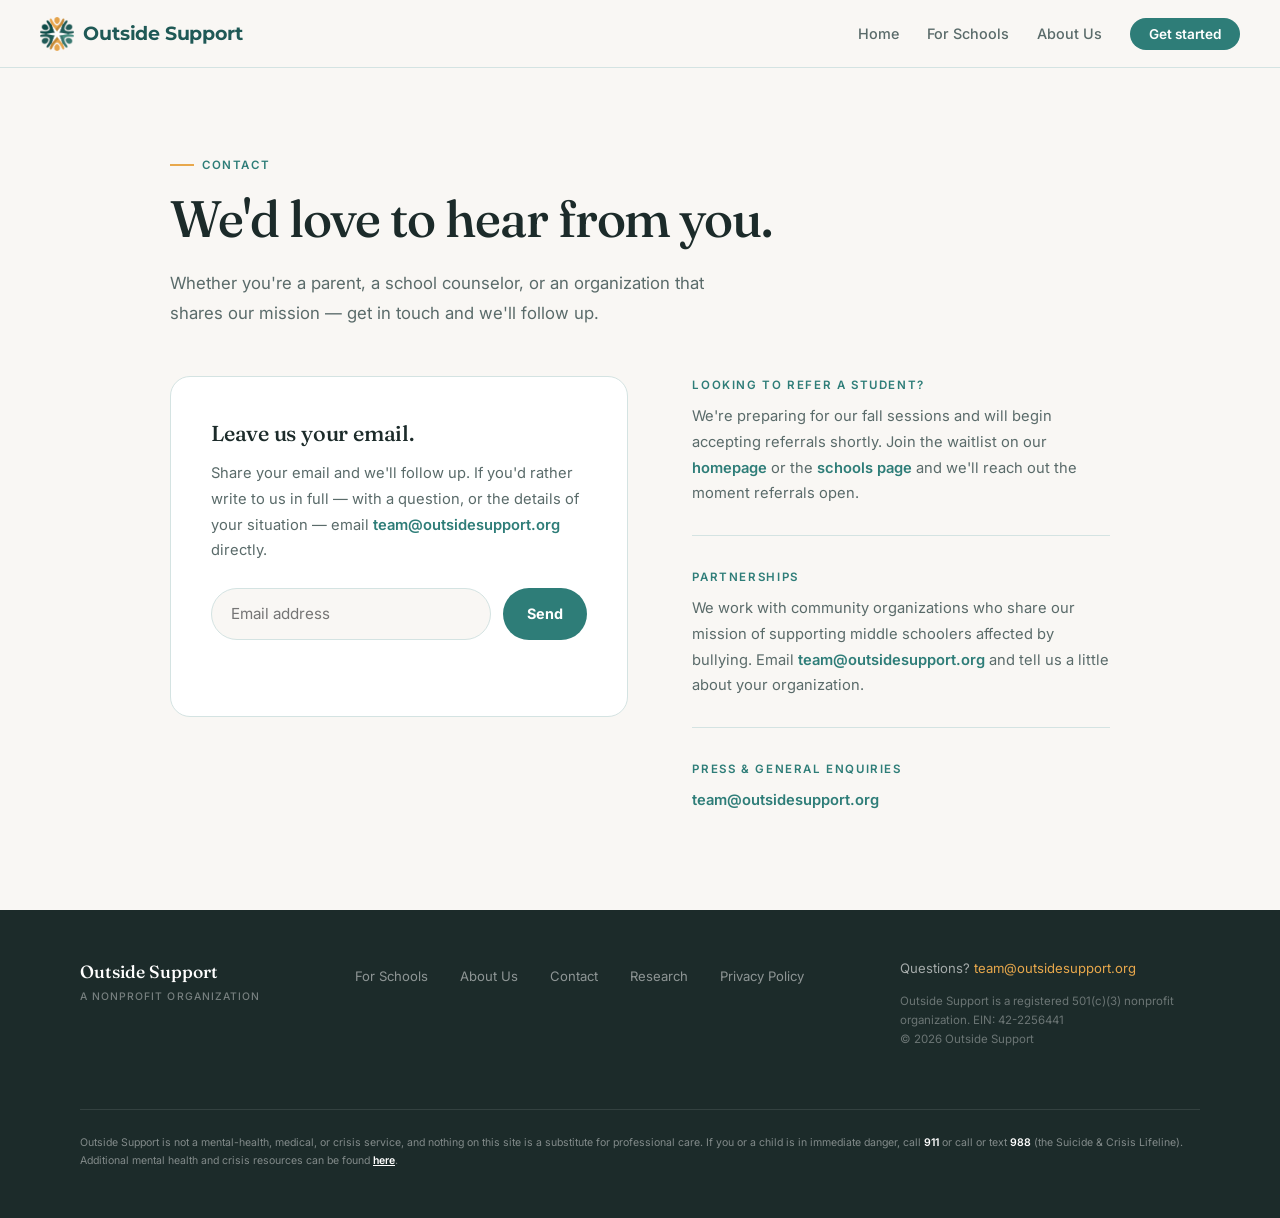
<file: outside-support-contact.html>
<!DOCTYPE html>
<html lang="en">
<head>
  <meta charset="UTF-8" />
  <meta name="viewport" content="width=device-width, initial-scale=1.0" />
  <title>Contact — Outside Support</title>
  <link href="https://fonts.googleapis.com/css2?family=Fraunces:ital,opsz,wght@0,9..144,300;0,9..144,500;0,9..144,600;1,9..144,300&family=Inter:wght@300;400;500;600&family=Montserrat:wght@600;700&display=swap" rel="stylesheet" />
  <link rel="icon" type="image/png" href="favicon.png?v=3" />
  <link rel="stylesheet" href="contact.css?v=4" />
  <script src="contact-config.js" defer></script>
  <script src="contact.js" defer></script>
  <style>
    *, *::before, *::after { box-sizing: border-box; margin: 0; padding: 0; }

    :root {
      --teal:       #2E7D78;
      --teal-dark:  #1F5956;
      --teal-light: #E8F4F3;
      --amber:      #E8A84C;
      --amber-soft: #FDF3E3;
      --off-white:  #F9F7F4;
      --charcoal:   #1C2B2A;
      --mid-gray:   #5A6B6A;
      --rule:       #D4E3E2;
    }

    html { scroll-behavior: smooth; }
    body {
      font-family: 'Inter', sans-serif;
      background: var(--off-white);
      color: var(--charcoal);
      font-size: 16px;
      line-height: 1.6;
      -webkit-font-smoothing: antialiased;
      display: flex;
      flex-direction: column;
      min-height: 100vh;
    }
    main { flex: 1; }

    /* ── NAV ── */
    nav {
      position: fixed;
      top: 0; left: 0; right: 0;
      z-index: 100;
      background: rgba(249,247,244,0.95);
      backdrop-filter: blur(8px);
      border-bottom: 1px solid var(--rule);
      padding: 0 2rem;
      height: 64px;
      display: flex;
      align-items: center;
      justify-content: space-between;
    }
    .nav-logo { display: flex; flex-direction: column; line-height: 1.1; text-decoration: none; }
    .nav-logo-main { font-family: 'Fraunces', serif; font-weight: 500; font-size: 1.2rem; color: var(--teal-dark); letter-spacing: -0.01em; }
    .nav-logo-sub { font-size: 0.65rem; font-weight: 500; letter-spacing: 0.1em; text-transform: uppercase; color: var(--mid-gray); }
    .nav-links { display: flex; align-items: center; gap: 2rem; list-style: none; }
    .nav-links a { text-decoration: none; font-size: 0.85rem; font-weight: 500; color: var(--mid-gray); transition: color 0.2s; }
    .nav-links a:hover { color: var(--teal); }
    .nav-links a.active { color: var(--teal); font-weight: 600; }
    .nav-cta { background: var(--teal); color: #fff !important; padding: 0.45rem 1.1rem; border-radius: 100px; font-size: 0.82rem !important; font-weight: 600 !important; transition: background 0.2s !important; }
    .nav-cta:hover { background: var(--teal-dark) !important; }

    /* ── PAGE HERO ── */
    .page-hero {
      margin-top: 64px;
      padding: 5.5rem 5rem 3rem;
      max-width: 1100px;
      margin-left: auto;
      margin-right: auto;
    }
    .page-eyebrow {
      font-size: 0.72rem;
      font-weight: 600;
      letter-spacing: 0.14em;
      text-transform: uppercase;
      color: var(--teal);
      margin-bottom: 1rem;
      display: flex;
      align-items: center;
      gap: 0.5rem;
    }
    .page-eyebrow::before { content: ''; display: block; width: 24px; height: 2px; background: var(--amber); }
    .page-hero h1 {
      font-family: 'Fraunces', serif;
      font-size: clamp(2.2rem, 4vw, 3.2rem);
      font-weight: 500;
      line-height: 1.15;
      letter-spacing: -0.02em;
      color: var(--charcoal);
      max-width: 700px;
      margin-bottom: 1.25rem;
    }
    .page-hero-sub { font-size: 1.05rem; color: var(--mid-gray); line-height: 1.75; max-width: 580px; }

    /* ── FOOTER ── */
    footer { background: var(--charcoal); color: rgba(255,255,255,0.6); padding: 3rem 5rem; display: flex; align-items: flex-start; justify-content: space-between; gap: 2rem; flex-wrap: wrap; }
    .footer-logo { font-family: 'Fraunces', serif; font-size: 1.1rem; font-weight: 500; color: #fff; }
    .footer-logo span { display: block; font-family: 'Inter', sans-serif; font-size: 0.65rem; font-weight: 500; letter-spacing: 0.1em; text-transform: uppercase; color: rgba(255,255,255,0.4); margin-top: 0.2rem; }
    .footer-links { display: flex; gap: 2rem; list-style: none; padding-top: 0.35rem; }
    .footer-links a { text-decoration: none; color: rgba(255,255,255,0.5); font-size: 0.82rem; transition: color 0.2s; }
    .footer-links a:hover { color: #fff; }
    .footer-contact { font-size: 0.82rem; max-width: 300px; }
    .footer-contact a { color: var(--amber); text-decoration: none; }

    /* ── RESPONSIVE ── */
    @media (max-width: 900px) {
      nav { padding: 0.7rem 1.25rem 0.85rem; height: auto; min-height: 64px; flex-wrap: wrap; align-items: flex-start; gap: 0.75rem; }
      .nav-logo { flex: 0 0 100%; }
      .nav-links { display: flex; width: 100%; flex-wrap: wrap; gap: 0.45rem 0.85rem; padding-bottom: 0.1rem; }
      .nav-links a { white-space: nowrap; font-size: 0.76rem; }
      .page-hero { margin-top: 124px; padding: 3.5rem 1.75rem 2rem; }
      footer { padding: 2.5rem 1.75rem; flex-direction: column; align-items: flex-start; gap: 1.5rem; }
      .footer-links { flex-wrap: wrap; gap: 1rem; padding-top: 0; }
    }
  
/* === Unified site nav (matches homepage) === */
nav{position:sticky;top:0;left:auto;right:auto;z-index:100;background:rgba(249,247,244,0.96);backdrop-filter:blur(8px);border-bottom:1px solid var(--rule);padding:0 2.5rem;height:68px;min-height:0;display:flex;align-items:center;justify-content:space-between;flex-wrap:nowrap;gap:0;}
.nav-logo{display:flex;flex-direction:row;align-items:center;gap:.6rem;flex:0 0 auto;text-decoration:none;line-height:1.1;}
.nav-logo img{height:34px;width:auto;}
.nav-logo .nm{font-family:'Montserrat',sans-serif;font-weight:700;letter-spacing:-.01em;font-size:1.2rem;color:var(--teal-dark);}
.nav-links{display:flex;align-items:center;gap:1.75rem;list-style:none;width:auto;flex-wrap:nowrap;padding-bottom:0;}
.nav-links a{text-decoration:none;font-size:.9rem;font-weight:500;color:var(--mid-gray);cursor:pointer;white-space:nowrap;transition:color .2s;}
.nav-links a:hover{color:var(--teal);}
.nav-links a.active{color:var(--teal);font-weight:600;}
.nav-cta{background:var(--teal);color:#fff !important;padding:.5rem 1.2rem;border-radius:100px;font-size:.85rem !important;font-weight:600 !important;}
.nav-cta:hover{background:var(--teal-dark) !important;}
.page-hero{margin-top:0 !important;}
@media (max-width:900px){
  nav{flex-wrap:wrap;height:auto;min-height:0;padding:.7rem 1.25rem;gap:.5rem;align-items:center;}
  .nav-logo{flex:0 0 auto;}
  .nav-links{width:100%;flex-wrap:wrap;gap:.45rem .9rem;}
  .nav-links a{font-size:.8rem;}
  .page-hero{margin-top:0 !important;}
}

</style>
</head>
<body>

  <!-- NAV -->
  <nav>
    <a href="index.html" class="nav-logo"><img src="brand-logo.png?v=1" alt="Outside Support logo"><span class="nm">Outside Support</span></a>
    <ul class="nav-links">
      <li><a href="index.html">Home</a></li>
      <li><a href="outside-support-for-schools.html">For Schools</a></li>
      <li><a href="outside-support-about.html">About Us</a></li>
      <li><a class="nav-cta" href="index.html#form">Get started</a></li>
    </ul>
  </nav>

  <main>
    <!-- PAGE HERO -->
    <div class="page-hero">
      <div class="page-eyebrow">Contact</div>
      <h1>We'd love to hear from you.</h1>
      <p class="page-hero-sub">Whether you're a parent, a school counselor, or an organization that shares our mission — get in touch and we'll follow up.</p>
    </div>

    <div class="contact-grid">
      <div class="contact-panel">
        <h2>Leave us your email.</h2>
        <p>Share your email and we'll follow up. If you'd rather write to us in full — with a question, or the details of your situation — email <a href="mailto:team@outsidesupport.org" style="color:var(--teal);font-weight:600;text-decoration:none;">team@outsidesupport.org</a> directly.</p>
        <form class="email-capture-form" data-email-capture="contact-general">
          <input type="email" name="email" autocomplete="email" placeholder="Email address" required />
          <button type="submit">Send</button>
        </form>
        <div class="email-capture-status" data-email-capture-status></div>
      </div>

      <div class="contact-direct">
        <div class="contact-direct-item">
          <div class="contact-direct-label">Looking to refer a student?</div>
          <p>We're preparing for our fall sessions and will begin accepting referrals shortly. Join the waitlist on our <a href="index.html#form">homepage</a> or the <a href="outside-support-for-schools.html#waitlist">schools page</a> and we'll reach out the moment referrals open.</p>
        </div>

        <div class="contact-direct-item">
          <div class="contact-direct-label">Partnerships</div>
          <p>We work with community organizations who share our mission of supporting middle schoolers affected by bullying. Email <a href="mailto:team@outsidesupport.org">team@outsidesupport.org</a> and tell us a little about your organization.</p>
        </div>

        <div class="contact-direct-item">
          <div class="contact-direct-label">Press &amp; general enquiries</div>
          <p><a href="mailto:team@outsidesupport.org">team@outsidesupport.org</a></p>
        </div>
      </div>
    </div>
  </main>

  <!-- FOOTER -->
  <footer>
    <div class="footer-logo">
      Outside Support
      <span>A nonprofit organization</span>
    </div>
    <ul class="footer-links">
      <li><a href="outside-support-for-schools.html">For Schools</a></li>
      <li><a href="outside-support-about.html">About Us</a></li>
      <li><a href="outside-support-contact.html">Contact</a></li>
      <li><a href="research.html">Research</a></li>
      <li><a href="privacy.html">Privacy Policy</a></li>
    </ul>
    <div class="footer-contact">
      Questions? <a href="mailto:team@outsidesupport.org">team@outsidesupport.org</a>
      <div class="footer-legal">
        Outside Support is a registered 501(c)(3) nonprofit organization. EIN: 42-2256441<br>
        &copy; 2026 Outside Support
      </div>
    </div>
    <div class="footer-disclaimer">
      Outside Support is not a mental-health, medical, or crisis service, and nothing on this site is a substitute for professional care. If you or a child is in immediate danger, call <a href="tel:911" style="color:#fff">911</a> or call or text <a href="tel:988" style="color:#fff">988</a> (the Suicide &amp; Crisis Lifeline). Additional mental health and crisis resources can be found <a href="https://www.apa.org/topics/crisis-hotlines" target="_blank" rel="noopener noreferrer" style="color:#fff;text-decoration:underline">here</a>.
    </div>
  </footer>

</body>
</html>
</file>
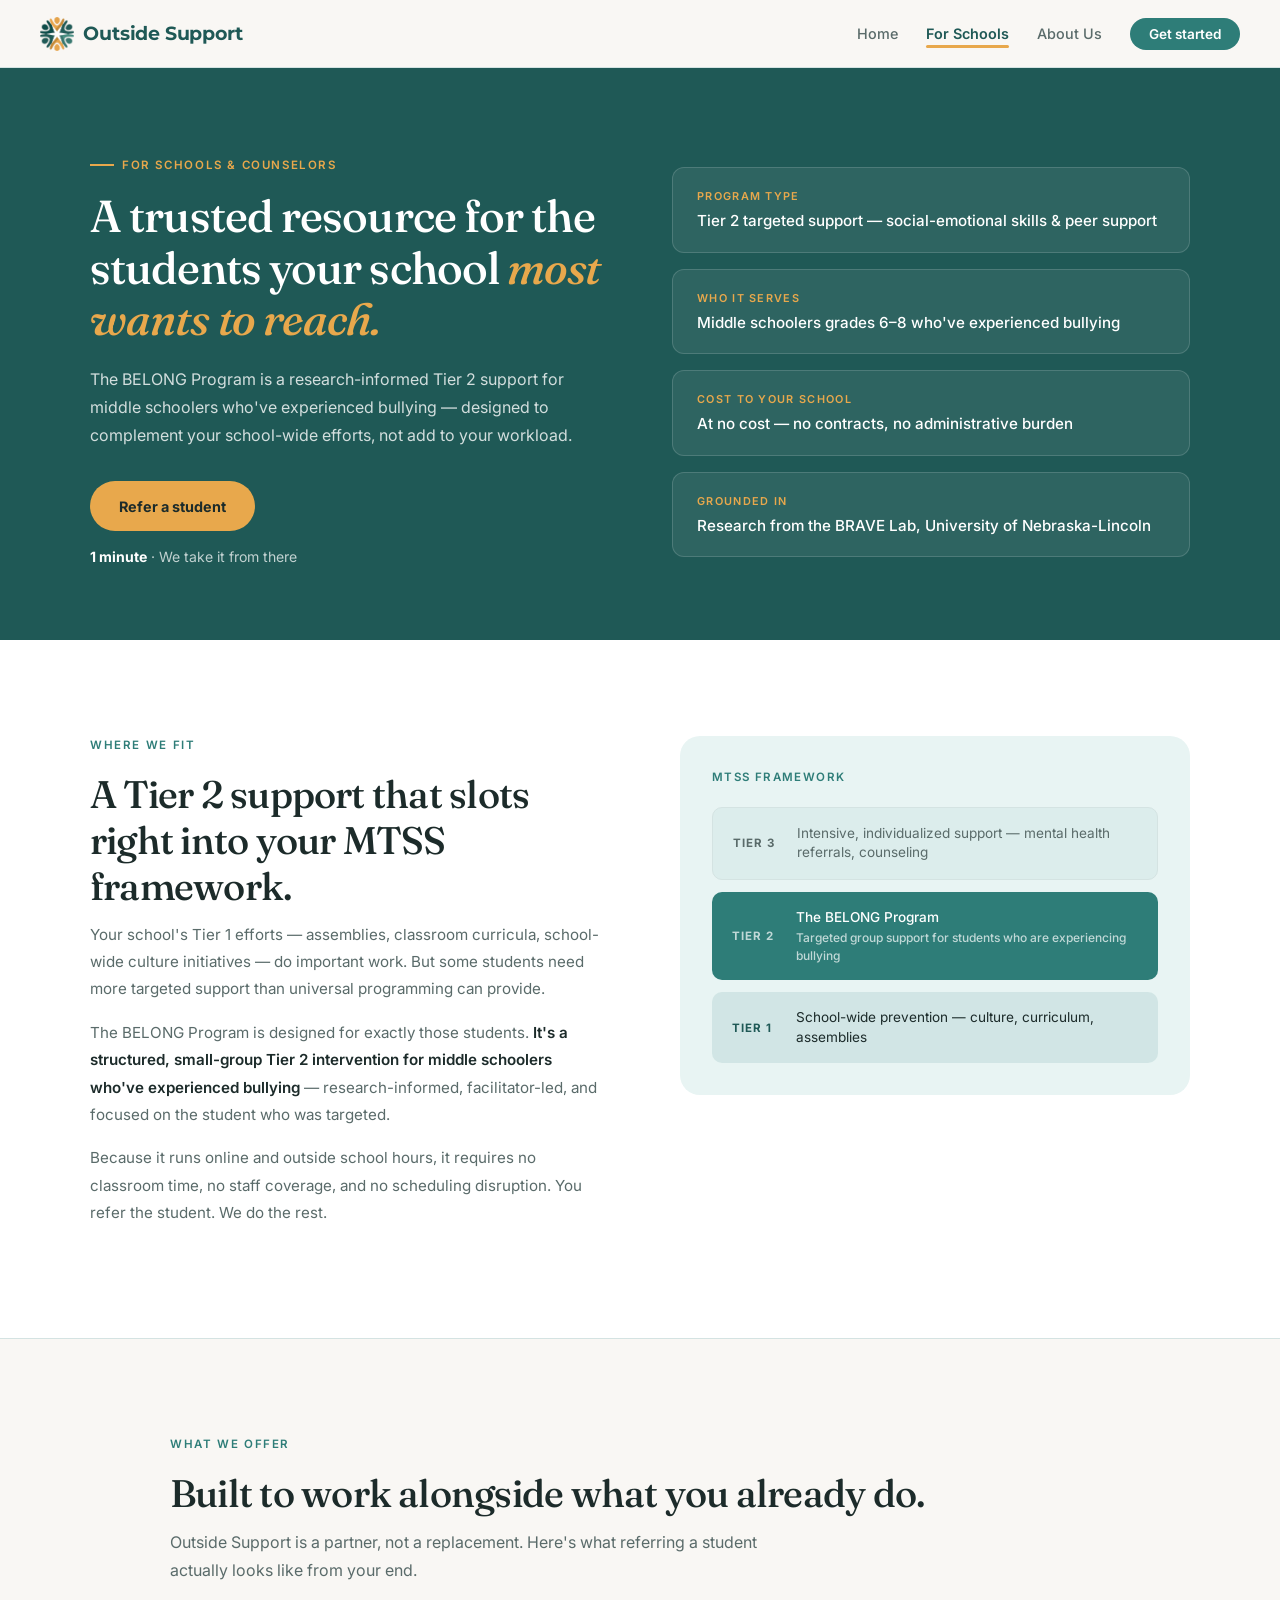
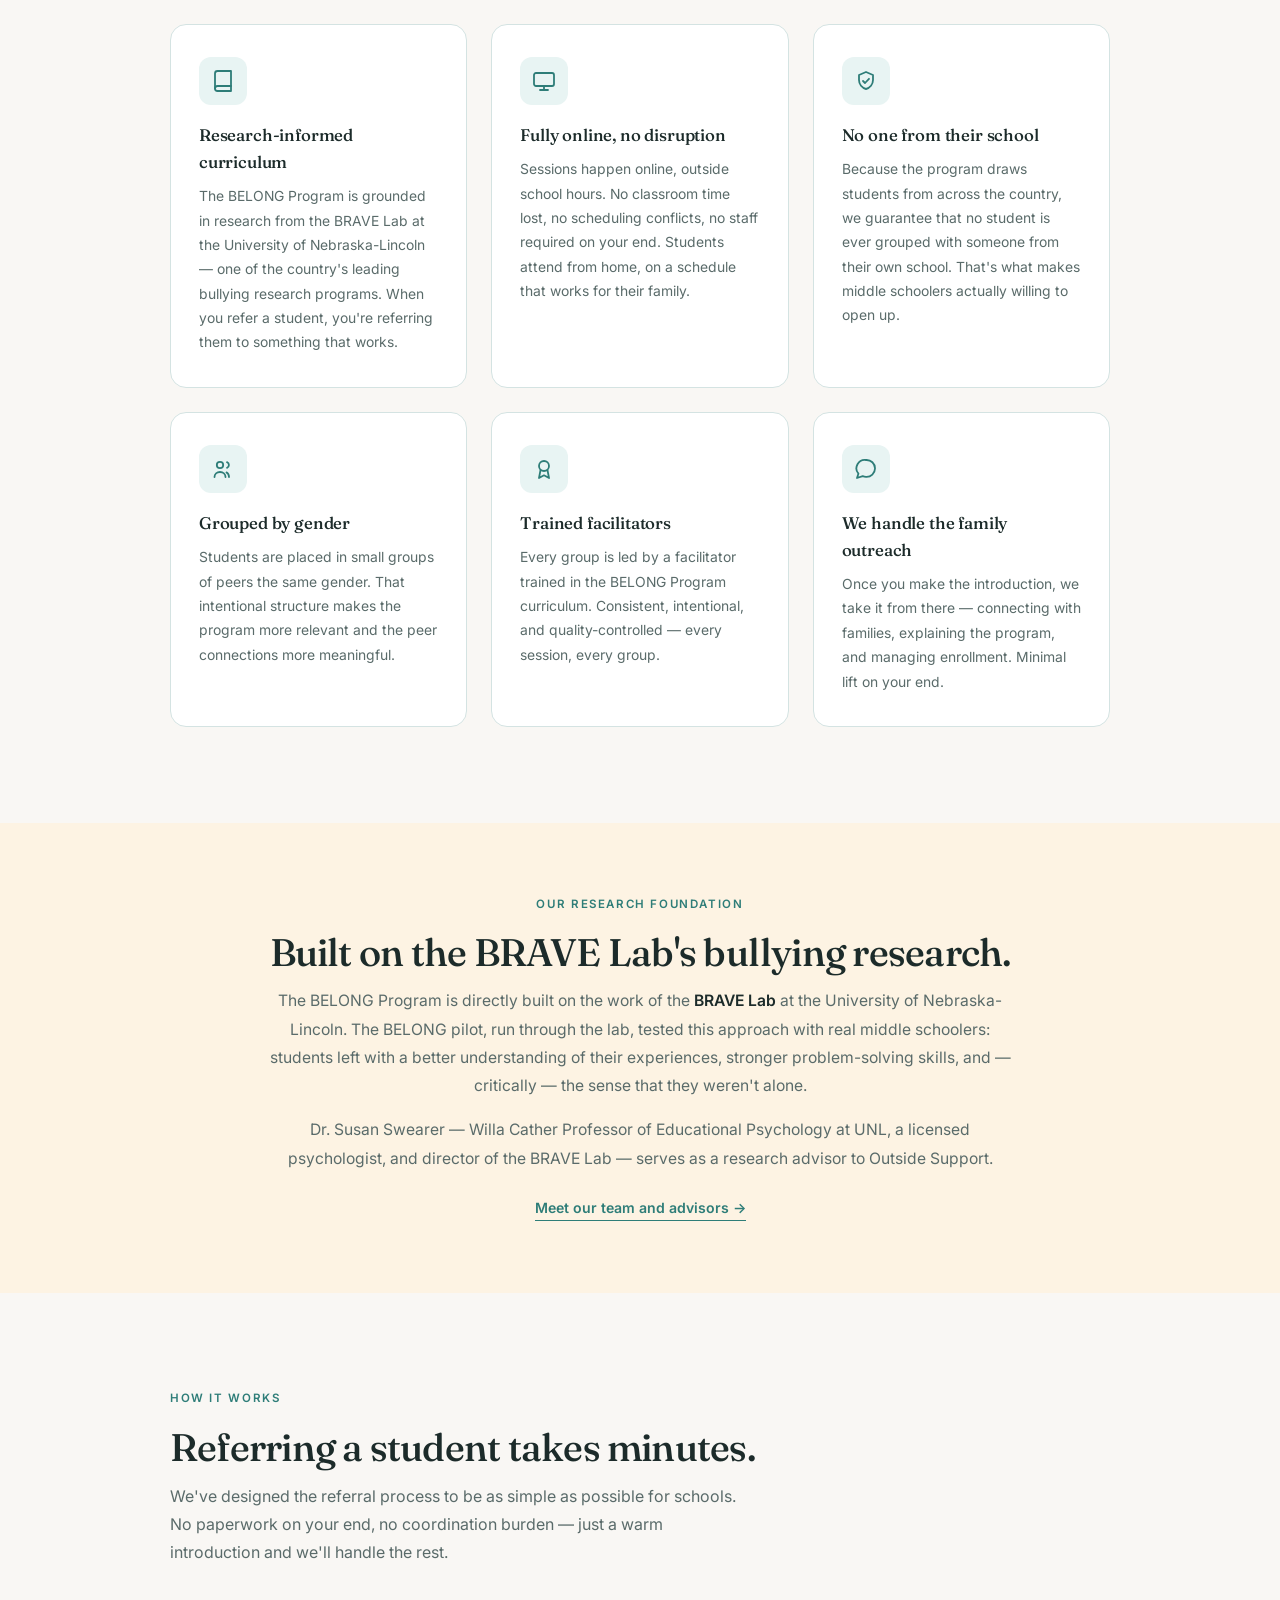
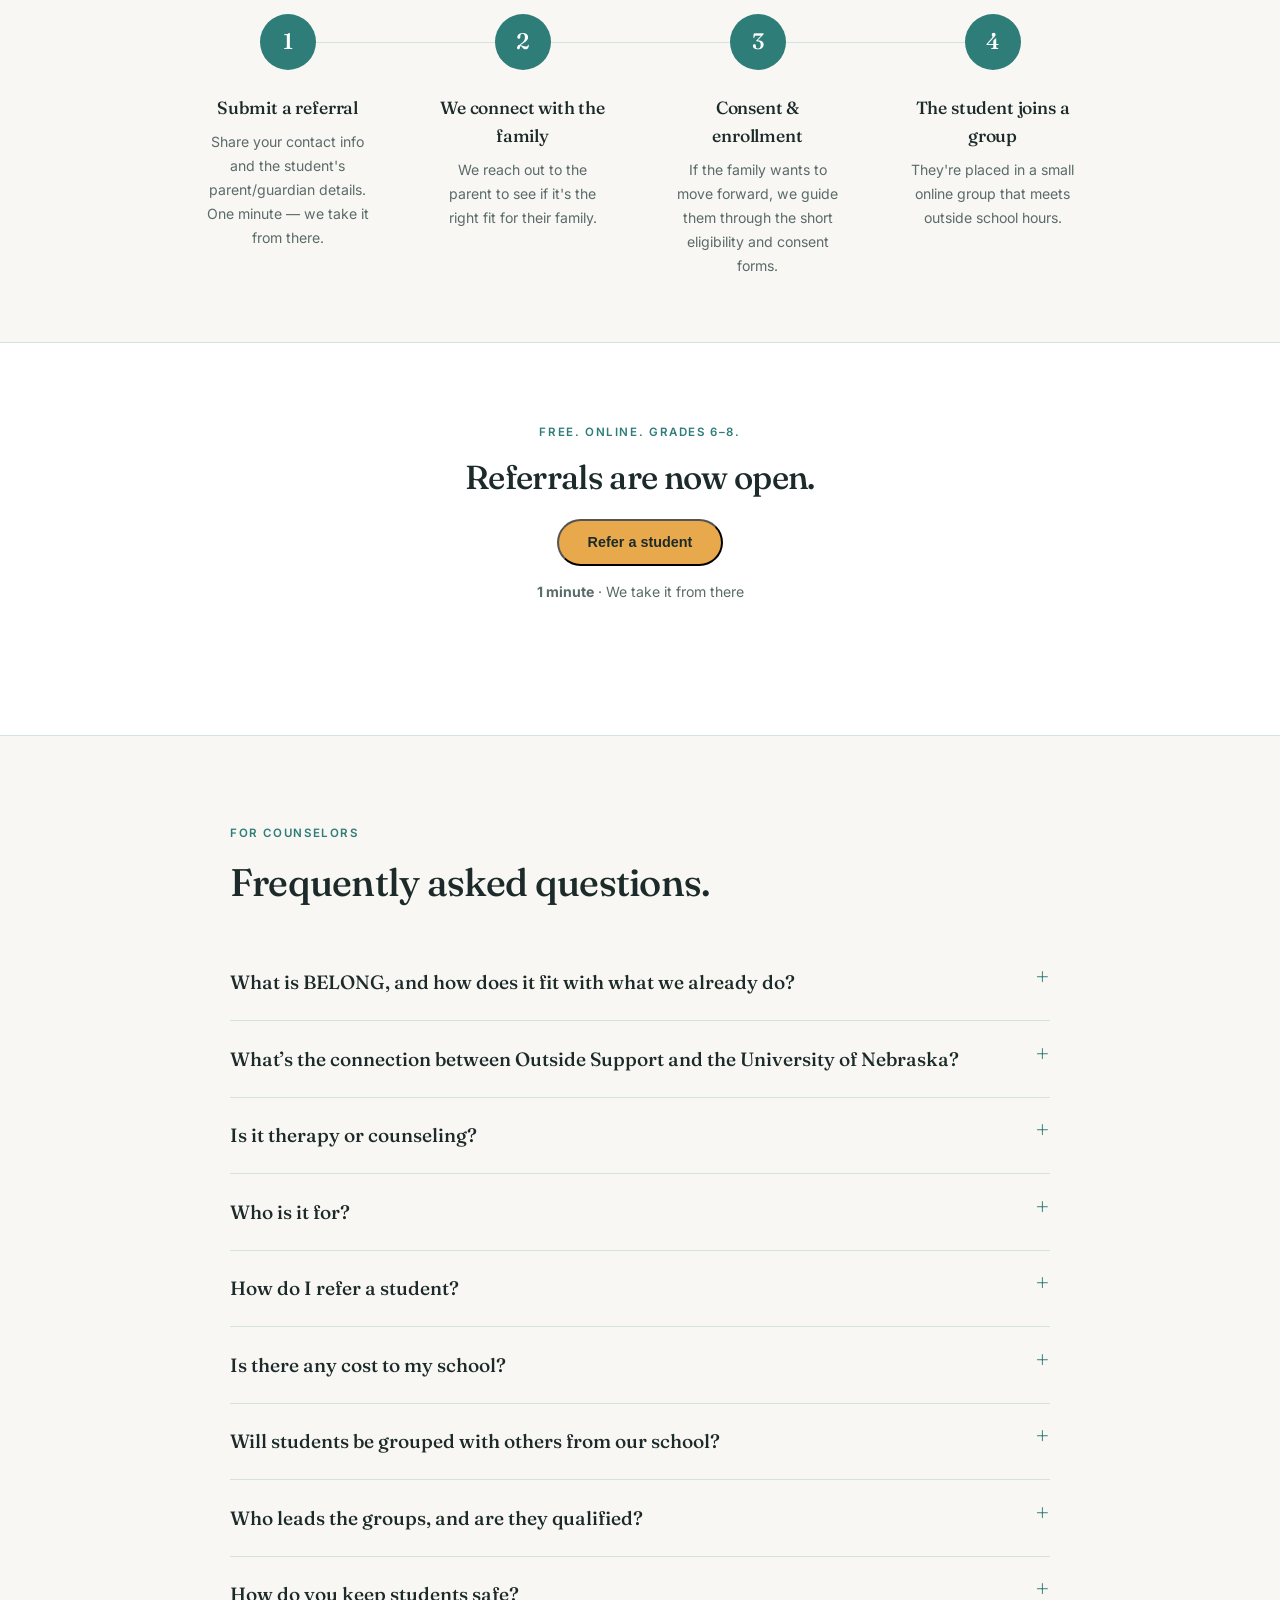
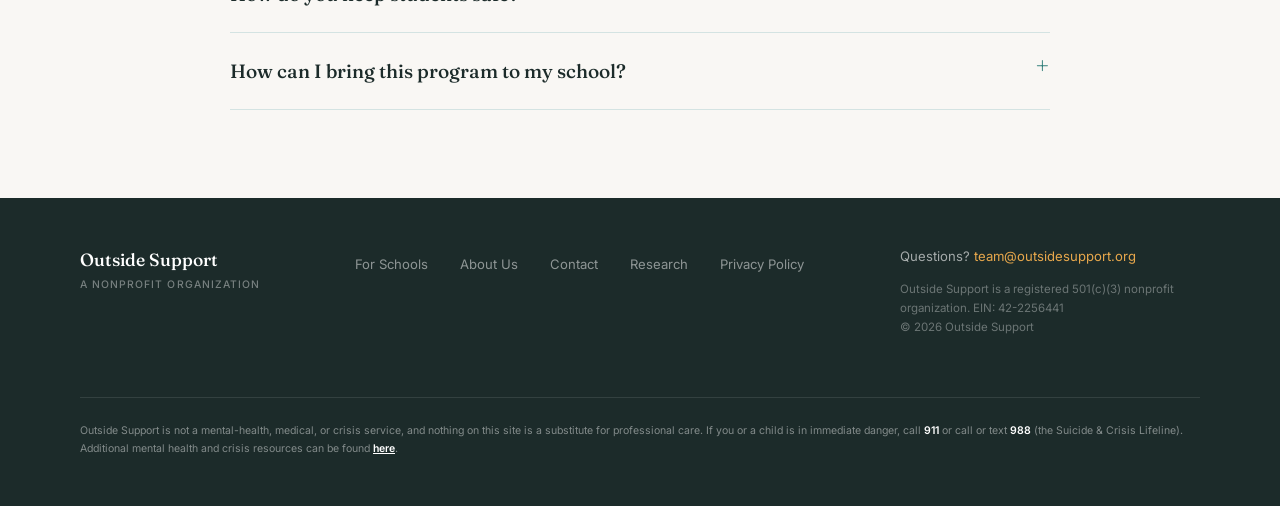
<file: outside-support-for-schools.html>
<!DOCTYPE html>
<html lang="en">
<head>
  <meta charset="UTF-8" />
  <meta name="viewport" content="width=device-width, initial-scale=1.0" />
  <title>For Schools — Outside Support</title>
  <link href="https://fonts.googleapis.com/css2?family=Fraunces:ital,opsz,wght@0,9..144,300;0,9..144,500;0,9..144,600;1,9..144,300&family=Inter:wght@300;400;500;600&family=Montserrat:wght@600;700&display=swap" rel="stylesheet" />
  <link rel="icon" type="image/png" href="favicon.png?v=3" />
  <link rel="stylesheet" href="contact.css?v=4" />
  <script src="contact-config.js" defer></script>
  <script src="contact.js?v=4" defer></script>
  <style>
    *, *::before, *::after { box-sizing: border-box; margin: 0; padding: 0; }
    :root {
      --teal:       #2E7D78;
      --teal-dark:  #1F5956;
      --teal-light: #E8F4F3;
      --amber:      #E8A84C;
      --amber-soft: #FDF3E3;
      --off-white:  #F9F7F4;
      --charcoal:   #1C2B2A;
      --mid-gray:   #5A6B6A;
      --rule:       #D4E3E2;
    }
    html { scroll-behavior: smooth; }
    body { font-family: 'Inter', sans-serif; background: var(--off-white); color: var(--charcoal); font-size: 16px; line-height: 1.6; -webkit-font-smoothing: antialiased; }

    /* ── NAV ── */
    nav { position: fixed; top: 0; left: 0; right: 0; z-index: 100; background: rgba(249,247,244,0.95); backdrop-filter: blur(8px); border-bottom: 1px solid var(--rule); padding: 0 2rem; height: 64px; display: flex; align-items: center; justify-content: space-between; }
    .nav-logo { display: flex; flex-direction: column; line-height: 1.1; text-decoration: none; }
    .nav-logo-main { font-family: 'Fraunces', serif; font-weight: 500; font-size: 1.2rem; color: var(--teal-dark); letter-spacing: -0.01em; }
    .nav-logo-sub { font-size: 0.65rem; font-weight: 500; letter-spacing: 0.1em; text-transform: uppercase; color: var(--mid-gray); }
    .nav-links { display: flex; align-items: center; gap: 2rem; list-style: none; }
    .nav-links a { text-decoration: none; font-size: 0.85rem; font-weight: 500; color: var(--mid-gray); transition: color 0.2s; }
    .nav-links a:hover { color: var(--teal); }
    .nav-links a.active { color: var(--teal); font-weight: 600; }
    .nav-cta { background: var(--teal); color: #fff !important; padding: 0.45rem 1.1rem; border-radius: 100px; font-size: 0.82rem !important; font-weight: 600 !important; }
    .nav-cta:hover { background: var(--teal-dark) !important; }

    /* ── SHARED ── */
    .btn-primary { display: inline-flex; align-items: center; gap: 0.5rem; background: var(--amber); color: var(--charcoal); text-decoration: none; font-weight: 700; font-size: 0.9rem; padding: 0.85rem 1.8rem; border-radius: 100px; transition: transform 0.15s, filter 0.2s; }
    .btn-primary:hover { filter: brightness(1.05); transform: translateY(-1px); }
    .section-label { font-size: 0.72rem; font-weight: 600; letter-spacing: 0.14em; text-transform: uppercase; color: var(--teal); margin-bottom: 1rem; }
    .section-headline { font-family: 'Fraunces', serif; font-size: clamp(1.8rem, 3vw, 2.4rem); font-weight: 500; line-height: 1.2; letter-spacing: -0.02em; color: var(--charcoal); margin-bottom: 0.75rem; }
    .section-sub { font-size: 1rem; color: var(--mid-gray); line-height: 1.75; margin-bottom: 2.5rem; }

    /* ── HERO ── */
    .page-hero { margin-top: 64px; background: var(--teal-dark); padding: 5.5rem 5rem 4.5rem; }
    .page-hero-inner { max-width: 1100px; margin: 0 auto; display: grid; grid-template-columns: 1fr 1fr; gap: 4rem; align-items: center; }
    .page-eyebrow { font-size: 0.72rem; font-weight: 600; letter-spacing: 0.14em; text-transform: uppercase; color: var(--amber); margin-bottom: 1rem; display: flex; align-items: center; gap: 0.5rem; }
    .page-eyebrow::before { content: ''; display: block; width: 24px; height: 2px; background: var(--amber); }
    .page-hero h1 { font-family: 'Fraunces', serif; font-size: clamp(2rem, 3.5vw, 3rem); font-weight: 500; line-height: 1.15; letter-spacing: -0.02em; color: #fff; margin-bottom: 1.25rem; }
    .page-hero h1 em { font-style: italic; color: var(--amber); }
    .page-hero-sub { font-size: 1rem; color: rgba(255,255,255,0.8); line-height: 1.75; margin-bottom: 2rem; }
    .hero-facts { display: flex; flex-direction: column; gap: 1rem; }
    .hero-fact { background: rgba(255,255,255,0.07); border: 1px solid rgba(255,255,255,0.15); border-radius: 12px; padding: 1.25rem 1.5rem; }
    .hero-fact-label { font-size: 0.68rem; font-weight: 600; letter-spacing: 0.12em; text-transform: uppercase; color: var(--amber); margin-bottom: 0.3rem; }
    .hero-fact-value { font-size: 0.95rem; color: #fff; font-weight: 500; line-height: 1.4; }
    .hero-micro { font-size: 0.88rem; color: rgba(255,255,255,0.72); margin-top: 0.9rem; }
    .hero-micro b { color: #fff; }

    /* ── TIER 2 SECTION ── */
    .tier-wrap { background: #fff; border-bottom: 1px solid var(--rule); padding: 6rem 5rem; }
    .tier-inner { max-width: 1100px; margin: 0 auto; display: grid; grid-template-columns: 1fr 1fr; gap: 5rem; align-items: start; }
    .tier-left p { font-size: 0.95rem; color: var(--mid-gray); line-height: 1.8; margin-bottom: 1rem; }
    .tier-left p strong { color: var(--charcoal); font-weight: 600; }
    .tier-diagram { background: var(--teal-light); border-radius: 20px; padding: 2rem; display: flex; flex-direction: column; gap: 0.75rem; }
    .tier-diagram-title { font-size: 0.72rem; font-weight: 600; letter-spacing: 0.12em; text-transform: uppercase; color: var(--teal); margin-bottom: 0.5rem; }
    .tier-bar { border-radius: 10px; padding: 1rem 1.25rem; display: flex; align-items: center; gap: 1rem; }
    .tier-bar.tier-1 { background: rgba(46,125,120,0.12); }
    .tier-bar.tier-2 { background: var(--teal); }
    .tier-bar.tier-3 { background: rgba(46,125,120,0.06); border: 1px solid var(--rule); }
    .tier-bar-label { font-size: 0.72rem; font-weight: 700; letter-spacing: 0.08em; text-transform: uppercase; min-width: 48px; }
    .tier-bar.tier-1 .tier-bar-label { color: var(--teal-dark); }
    .tier-bar.tier-2 .tier-bar-label { color: rgba(255,255,255,0.7); }
    .tier-bar.tier-3 .tier-bar-label { color: var(--mid-gray); }
    .tier-bar-text { font-size: 0.85rem; line-height: 1.45; }
    .tier-bar.tier-1 .tier-bar-text { color: var(--charcoal); }
    .tier-bar.tier-2 .tier-bar-text { color: #fff; font-weight: 500; }
    .tier-bar.tier-3 .tier-bar-text { color: var(--mid-gray); }
    .tier-bar.tier-2 .tier-bar-text span { display: block; font-size: 0.75rem; color: rgba(255,255,255,0.7); margin-top: 0.1rem; }

    /* ── WHAT WE OFFER ── */
    .offer-wrap { padding: 6rem 5rem; max-width: 1100px; margin: 0 auto; }
    .offer-grid { display: grid; grid-template-columns: repeat(3, 1fr); gap: 1.5rem; }
    .offer-card { border: 1px solid var(--rule); border-radius: 16px; padding: 2rem 1.75rem; background: #fff; }
    .offer-ico { width: 48px; height: 48px; border-radius: 12px; background: var(--teal-light); display: flex; align-items: center; justify-content: center; margin-bottom: 1.1rem; }
    .offer-title { font-family: 'Fraunces', serif; font-size: 1.05rem; font-weight: 500; color: var(--charcoal); margin-bottom: 0.5rem; letter-spacing: -0.01em; }
    .offer-body { font-size: 0.87rem; color: var(--mid-gray); line-height: 1.75; }

    /* ── EVIDENCE ── */
    .evidence-wrap { background: var(--amber-soft); padding: 4.5rem 5rem; }
    .evidence-inner { max-width: 760px; margin: 0 auto; text-align: center; }
    .evidence-inner .section-headline { max-width: 100%; margin-left: auto; margin-right: auto; }
    .evidence-inner p { font-size: 0.98rem; color: var(--mid-gray); line-height: 1.8; margin-bottom: 1rem; }
    .evidence-inner p strong { color: var(--charcoal); font-weight: 600; }
    .evidence-link { display: inline-flex; align-items: center; gap: 0.35rem; margin-top: 0.5rem; font-size: 0.88rem; font-weight: 600; color: var(--teal); text-decoration: none; border-bottom: 1px solid var(--teal); padding-bottom: 1px; }
    .evidence-link:hover { color: var(--teal-dark); }

    /* ── REFERRAL ── */
    .referral-wrap { padding: 6rem 5rem 4rem; max-width: 1100px; margin: 0 auto; }
    .referral-steps { display: grid; grid-template-columns: repeat(4, 1fr); gap: 0; margin-top: 3rem; position: relative; }
    .referral-steps::before { content: ''; position: absolute; top: 28px; left: calc(12.5% + 1rem); right: calc(12.5% + 1rem); height: 1px; background: var(--rule); z-index: 0; }
    .referral-step { display: flex; flex-direction: column; align-items: center; text-align: center; padding: 0 2rem; position: relative; z-index: 1; }
    .referral-circle { width: 56px; height: 56px; border-radius: 50%; background: var(--teal); color: #fff; display: flex; align-items: center; justify-content: center; font-family: 'Fraunces', serif; font-size: 1.4rem; font-weight: 500; margin-bottom: 1.5rem; }
    .referral-title { font-family: 'Fraunces', serif; font-size: 1.1rem; font-weight: 500; color: var(--charcoal); margin-bottom: 0.5rem; letter-spacing: -0.01em; }
    .referral-body { font-size: 0.88rem; color: var(--mid-gray); line-height: 1.7; }

    /* ── FOOTER ── */
    footer { background: var(--charcoal); color: rgba(255,255,255,0.6); padding: 3rem 5rem; display: flex; align-items: flex-start; justify-content: space-between; gap: 2rem; flex-wrap: wrap; }
    .footer-logo { font-family: 'Fraunces', serif; font-size: 1.1rem; font-weight: 500; color: #fff; }
    .footer-logo span { display: block; font-family: 'Inter', sans-serif; font-size: 0.65rem; font-weight: 500; letter-spacing: 0.1em; text-transform: uppercase; color: rgba(255,255,255,0.4); margin-top: 0.2rem; }
    .footer-links { display: flex; gap: 2rem; list-style: none; padding-top: 0.35rem; }
    .footer-links a { text-decoration: none; color: rgba(255,255,255,0.5); font-size: 0.82rem; transition: color 0.2s; }
    .footer-links a:hover { color: #fff; }
    .footer-contact { font-size: 0.82rem; max-width: 300px; }
    .footer-contact a { color: var(--amber); text-decoration: none; }

    /* ── RESPONSIVE ── */
    @media (max-width: 900px) {
      nav { padding: 0.7rem 1.25rem 0.85rem; height: auto; min-height: 64px; flex-wrap: wrap; align-items: flex-start; gap: 0.75rem; }
      .nav-logo { flex: 0 0 100%; }
      .nav-links { display: flex; width: 100%; flex-wrap: wrap; gap: 0.45rem 0.85rem; padding-bottom: 0.1rem; }
      .nav-links a { white-space: nowrap; font-size: 0.76rem; }
      .page-hero { margin-top: 124px; padding: 3.5rem 1.75rem 3rem; }
      .page-hero-inner { grid-template-columns: 1fr; gap: 2.5rem; }
      .tier-wrap { padding: 4rem 1.75rem; }
      .tier-inner { grid-template-columns: 1fr; gap: 2.5rem; }
      .offer-wrap { padding: 4rem 1.75rem; }
      .offer-grid { grid-template-columns: 1fr; }
      .evidence-wrap { padding: 3.5rem 1.75rem; }
      .referral-wrap { padding: 4rem 1.75rem 2.5rem; }
      .referral-steps { grid-template-columns: 1fr; gap: 2.5rem; }
      .referral-steps::before { display: none; }
      .referral-step { align-items: flex-start; text-align: left; flex-direction: row; gap: 1.25rem; padding: 0; }
      .referral-circle { min-width: 56px; margin-bottom: 0; }
      footer { padding: 2.5rem 1.75rem; flex-direction: column; align-items: flex-start; gap: 1.5rem; }
      .footer-links { flex-wrap: wrap; gap: 1rem; padding-top: 0; }
    }
  
    /* ── COUNSELOR FAQ ── */
    .faq-wrap { background: var(--off-white); border-top: 1px solid var(--rule); padding: 5.5rem 5rem; }
    .faq-inner { max-width: 820px; margin: 0 auto; }
    .faq-inner .section-headline { margin-bottom: 0; }
    .faq { margin-top: 2.5rem; }
    .faq details { border-bottom: 1px solid var(--rule); }
    .faq summary { list-style: none; cursor: pointer; padding: 1.4rem 2.5rem 1.4rem 0; font-family: 'Fraunces', serif; font-size: 1.2rem; font-weight: 500; color: var(--charcoal); position: relative; }
    .faq summary::-webkit-details-marker { display: none; }
    .faq summary::after { content: '+'; position: absolute; right: 0; top: 1.15rem; font-size: 1.7rem; color: var(--teal); font-weight: 300; line-height: 1; }
    .faq details[open] summary::after { content: '\2013'; }
    .faq .ans { padding: 0 2.5rem 1.5rem 0; color: var(--mid-gray); font-size: 1.02rem; line-height: 1.75; }
    .faq .ans a { color: var(--teal); font-weight: 600; text-decoration: none; }
    .faq .ans ul { margin: 0.6rem 0 0 1.1rem; }
    .faq .ans li { margin-top: 0.35rem; }
    @media (max-width: 900px) { .faq-wrap { padding: 4rem 1.75rem; } .faq summary { font-size: 1.08rem; } }

/* === Unified site nav (matches homepage) === */
nav{position:sticky;top:0;left:auto;right:auto;z-index:100;background:rgba(249,247,244,0.96);backdrop-filter:blur(8px);border-bottom:1px solid var(--rule);padding:0 2.5rem;height:68px;min-height:0;display:flex;align-items:center;justify-content:space-between;flex-wrap:nowrap;gap:0;}
.nav-logo{display:flex;flex-direction:row;align-items:center;gap:.6rem;flex:0 0 auto;text-decoration:none;line-height:1.1;}
.nav-logo img{height:34px;width:auto;}
.nav-logo .nm{font-family:'Montserrat',sans-serif;font-weight:700;letter-spacing:-.01em;font-size:1.2rem;color:var(--teal-dark);}
.nav-links{display:flex;align-items:center;gap:1.75rem;list-style:none;width:auto;flex-wrap:nowrap;padding-bottom:0;}
.nav-links a{text-decoration:none;font-size:.9rem;font-weight:500;color:var(--mid-gray);cursor:pointer;white-space:nowrap;transition:color .2s;}
.nav-links a:hover{color:var(--teal);}
.nav-links a.active{color:var(--teal-dark);font-weight:600;position:relative;}
.nav-links a.active::after{content:"";position:absolute;left:0;right:0;bottom:-6px;height:3px;border-radius:2px;background:var(--amber);}
.nav-cta{background:var(--teal);color:#fff !important;padding:.5rem 1.2rem;border-radius:100px;font-size:.85rem !important;font-weight:600 !important;}
.nav-cta:hover{background:var(--teal-dark) !important;}
.page-hero{margin-top:0 !important;}
@media (max-width:900px){
  nav{flex-wrap:wrap;height:auto;min-height:0;padding:.7rem 1.25rem;gap:.5rem;align-items:center;}
  .nav-logo{flex:0 0 auto;}
  .nav-links{width:100%;flex-wrap:wrap;gap:.45rem .9rem;}
  .nav-links a{font-size:.8rem;}
  .page-hero{margin-top:0 !important;}
}

</style>
</head>
<body>

  <!-- NAV -->
  <nav>
    <a href="index.html" class="nav-logo"><img src="brand-logo.png?v=1" alt="Outside Support logo"><span class="nm">Outside Support</span></a>
    <ul class="nav-links">
      <li><a href="index.html">Home</a></li>
      <li><a href="outside-support-for-schools.html" class="active">For Schools</a></li>
      <li><a href="outside-support-about.html">About Us</a></li>
      <li><a class="nav-cta" href="index.html#form">Get started</a></li>
    </ul>
  </nav>

  <!-- HERO -->
  <div class="page-hero">
    <div class="page-hero-inner">
      <div>
        <div class="page-eyebrow">For Schools &amp; Counselors</div>
        <h1>A trusted resource for the students your school <em>most wants to reach.</em></h1>
        <p class="page-hero-sub">The BELONG Program is a research-informed Tier 2 support for middle schoolers who've experienced bullying — designed to complement your school-wide efforts, not add to your workload.</p>
        <a href="#waitlist" class="btn-primary">Refer a student</a>
        <p class="hero-micro"><b>1 minute</b> &middot; We take it from there</p>
      </div>
      <div class="hero-facts">
        <div class="hero-fact">
          <div class="hero-fact-label">Program type</div>
          <div class="hero-fact-value">Tier 2 targeted support — social-emotional skills &amp; peer support</div>
        </div>
        <div class="hero-fact">
          <div class="hero-fact-label">Who it serves</div>
          <div class="hero-fact-value">Middle schoolers grades 6–8 who've experienced bullying</div>
        </div>
        <div class="hero-fact">
          <div class="hero-fact-label">Cost to your school</div>
          <div class="hero-fact-value">At no cost — no contracts, no administrative burden</div>
        </div>
        <div class="hero-fact">
          <div class="hero-fact-label">Grounded in</div>
          <div class="hero-fact-value">Research from the BRAVE Lab, University of Nebraska-Lincoln</div>
        </div>
      </div>
    </div>
  </div>

  <!-- TIER 2 -->
  <div class="tier-wrap">
    <div class="tier-inner">
      <div class="tier-left">
        <div class="section-label">Where We Fit</div>
        <h2 class="section-headline">A Tier 2 support that slots right into your MTSS framework.</h2>
        <p>Your school's Tier 1 efforts — assemblies, classroom curricula, school-wide culture initiatives — do important work. But some students need more targeted support than universal programming can provide.</p>
        <p>The BELONG Program is designed for exactly those students. <strong>It's a structured, small-group Tier 2 intervention for middle schoolers who've experienced bullying</strong> — research-informed, facilitator-led, and focused on the student who was targeted.</p>
        <p>Because it runs online and outside school hours, it requires no classroom time, no staff coverage, and no scheduling disruption. You refer the student. We do the rest.</p>
      </div>
      <div>
        <div class="tier-diagram">
          <div class="tier-diagram-title">MTSS Framework</div>
          <div class="tier-bar tier-3">
            <div class="tier-bar-label">Tier 3</div>
            <div class="tier-bar-text">Intensive, individualized support — mental health referrals, counseling</div>
          </div>
          <div class="tier-bar tier-2">
            <div class="tier-bar-label">Tier 2</div>
            <div class="tier-bar-text">The BELONG Program
              <span>Targeted group support for students who are experiencing bullying</span>
            </div>
          </div>
          <div class="tier-bar tier-1">
            <div class="tier-bar-label">Tier 1</div>
            <div class="tier-bar-text">School-wide prevention — culture, curriculum, assemblies</div>
          </div>
        </div>
      </div>
    </div>
  </div>

  <!-- WHAT WE OFFER -->
  <div class="offer-wrap">
    <div class="section-label">What We Offer</div>
    <h2 class="section-headline">Built to work alongside what you already do.</h2>
    <p class="section-sub" style="max-width:600px;">Outside Support is a partner, not a replacement. Here's what referring a student actually looks like from your end.</p>
    <div class="offer-grid">
      <div class="offer-card">
        <div class="offer-ico"><svg width="24" height="24" viewBox="0 0 24 24" stroke="#2E7D78" stroke-width="1.8" fill="none" stroke-linecap="round" stroke-linejoin="round"><path d="M4 19.5A2.5 2.5 0 0 1 6.5 17H20"/><path d="M6.5 2H20v20H6.5A2.5 2.5 0 0 1 4 19.5v-15A2.5 2.5 0 0 1 6.5 2z"/></svg></div>
        <div class="offer-title">Research-informed curriculum</div>
        <p class="offer-body">The BELONG Program is grounded in research from the BRAVE Lab at the University of Nebraska-Lincoln — one of the country's leading bullying research programs. When you refer a student, you're referring them to something that works.</p>
      </div>
      <div class="offer-card">
        <div class="offer-ico"><svg width="24" height="24" viewBox="0 0 24 24" stroke="#2E7D78" stroke-width="1.8" fill="none" stroke-linecap="round" stroke-linejoin="round"><rect x="2" y="4" width="20" height="13" rx="2"/><path d="M8 21h8M12 17v4"/></svg></div>
        <div class="offer-title">Fully online, no disruption</div>
        <p class="offer-body">Sessions happen online, outside school hours. No classroom time lost, no scheduling conflicts, no staff required on your end. Students attend from home, on a schedule that works for their family.</p>
      </div>
      <div class="offer-card">
        <div class="offer-ico"><svg width="24" height="24" viewBox="0 0 24 24" stroke="#2E7D78" stroke-width="1.8" fill="none" stroke-linecap="round" stroke-linejoin="round"><path d="M12 3l7 3v5c0 4.4-3 8.1-7 9-4-.9-7-4.6-7-9V6l7-3z"/><path d="M9 12l2 2 4-4.2"/></svg></div>
        <div class="offer-title">No one from their school</div>
        <p class="offer-body">Because the program draws students from across the country, we guarantee that no student is ever grouped with someone from their own school. That's what makes middle schoolers actually willing to open up.</p>
      </div>
      <div class="offer-card">
        <div class="offer-ico"><svg width="24" height="24" viewBox="0 0 24 24" stroke="#2E7D78" stroke-width="1.8" fill="none" stroke-linecap="round" stroke-linejoin="round"><circle cx="9" cy="8" r="3.2"/><path d="M3.5 20c0-3 2.4-5 5.5-5s5.5 2 5.5 5"/><path d="M16 5.2a3 3 0 0 1 0 5.6"/><path d="M18 20c0-2.2-1-3.8-2.5-4.6"/></svg></div>
        <div class="offer-title">Grouped by gender</div>
        <p class="offer-body">Students are placed in small groups of peers the same gender. That intentional structure makes the program more relevant and the peer connections more meaningful.</p>
      </div>
      <div class="offer-card">
        <div class="offer-ico"><svg width="24" height="24" viewBox="0 0 24 24" stroke="#2E7D78" stroke-width="1.8" fill="none" stroke-linecap="round" stroke-linejoin="round"><circle cx="12" cy="9" r="5"/><path d="M8.5 13.2L7 21l5-2.7L17 21l-1.5-7.8"/></svg></div>
        <div class="offer-title">Trained facilitators</div>
        <p class="offer-body">Every group is led by a facilitator trained in the BELONG Program curriculum. Consistent, intentional, and quality-controlled — every session, every group.</p>
      </div>
      <div class="offer-card">
        <div class="offer-ico"><svg width="24" height="24" viewBox="0 0 24 24" stroke="#2E7D78" stroke-width="1.8" fill="none" stroke-linecap="round" stroke-linejoin="round"><path d="M21 11.5a8.4 8.4 0 0 1-9 8.4 8.6 8.6 0 0 1-3.3-.7L3 21l1.4-4.3A8.4 8.4 0 0 1 12 3a8.4 8.4 0 0 1 9 8.5z"/></svg></div>
        <div class="offer-title">We handle the family outreach</div>
        <p class="offer-body">Once you make the introduction, we take it from there — connecting with families, explaining the program, and managing enrollment. Minimal lift on your end.</p>
      </div>
    </div>
  </div>

  <!-- EVIDENCE -->
  <div class="evidence-wrap">
    <div class="evidence-inner">
      <div class="section-label">Our Research Foundation</div>
      <h2 class="section-headline">Built on the BRAVE Lab's bullying research.</h2>
      <p>The BELONG Program is directly built on the work of the <strong>BRAVE Lab</strong> at the University of Nebraska-Lincoln. The BELONG pilot, run through the lab, tested this approach with real middle schoolers: students left with a better understanding of their experiences, stronger problem-solving skills, and — critically — the sense that they weren't alone.</p>
      <p>Dr. Susan Swearer — Willa Cather Professor of Educational Psychology at UNL, a licensed psychologist, and director of the BRAVE Lab — serves as a research advisor to Outside Support.</p>
      <a href="outside-support-about.html" class="evidence-link">Meet our team and advisors &rarr;</a>
    </div>
  </div>

  <!-- REFERRAL PROCESS -->
  <div class="referral-wrap">
    <div class="section-label">How It Works</div>
    <h2 class="section-headline">Referring a student takes minutes.</h2>
    <p class="section-sub" style="max-width:580px;">We've designed the referral process to be as simple as possible for schools. No paperwork on your end, no coordination burden — just a warm introduction and we'll handle the rest.</p>

    <div class="referral-steps">
      <div class="referral-step">
        <div class="referral-circle">1</div>
        <div>
          <div class="referral-title">Submit a referral</div>
          <p class="referral-body">Share your contact info and the student's parent/guardian details. One minute &mdash; we take it from there.</p>
        </div>
      </div>
      <div class="referral-step">
        <div class="referral-circle">2</div>
        <div>
          <div class="referral-title">We connect with the family</div>
          <p class="referral-body">We reach out to the parent to see if it's the right fit for their family.</p>
        </div>
      </div>
      <div class="referral-step">
        <div class="referral-circle">3</div>
        <div>
          <div class="referral-title">Consent &amp; enrollment</div>
          <p class="referral-body">If the family wants to move forward, we guide them through the short eligibility and consent forms.</p>
        </div>
      </div>
      <div class="referral-step">
        <div class="referral-circle">4</div>
        <div>
          <div class="referral-title">The student joins a group</div>
          <p class="referral-body">They're placed in a small online group that meets outside school hours.</p>
        </div>
      </div>
    </div>
  </div>

  <!-- REFERRAL FORM -->
  <section class="waitlist-band" id="waitlist">
    <div class="waitlist-inner referral-band">
      <div class="section-label">Free. Online. Grades 6&ndash;8.</div>
      <h2>Referrals are now open.</h2>

      <button type="button" class="btn-primary referral-toggle" data-referral-toggle onclick="var m=document.getElementById('ref-micro');if(m)m.style.display='none';">Refer a student</button>
      <p id="ref-micro" style="font-size:.88rem;color:var(--mid-gray);margin-top:.9rem;"><b>1 minute</b> &middot; We take it from there</p>

      <form class="referral-form" data-referral-capture="referral-schools" data-success="Thanks for submitting a referral. We'll follow up with the family and take it from here." hidden>
        <div class="referral-field">
          <label for="ref-name">Your name</label>
          <input type="text" id="ref-name" name="name" autocomplete="name" required />
        </div>
        <div class="referral-field">
          <label for="ref-email">Email address</label>
          <input type="email" id="ref-email" name="email" autocomplete="email" required />
        </div>
        <div class="referral-field">
          <label for="ref-phone">Phone number</label>
          <input type="tel" id="ref-phone" name="phone" autocomplete="tel" required />
        </div>
        <div class="referral-field">
          <label for="ref-school">School</label>
          <input type="text" id="ref-school" name="school" required />
        </div>
        <div class="referral-field">
          <label for="ref-grade">Student's grade</label>
          <select id="ref-grade" name="grade" required>
            <option value="" disabled selected>Select grade</option>
            <option>6th grade</option>
            <option>7th grade</option>
            <option>8th grade</option>
            <option>Other</option>
          </select>
          <p class="referral-note">The program currently serves grades 6&ndash;8.</p>
        </div>
        <div style="display:flex;align-items:flex-start;gap:.6rem;margin:0 0 1.4rem;text-align:left;">
          <input type="checkbox" id="ref-followup" name="counselorFollowUp" value="Yes" style="width:18px;height:18px;flex:0 0 auto;margin-top:.15rem;accent-color:var(--teal);" />
          <label for="ref-followup" style="font-size:.9rem;color:var(--charcoal);line-height:1.45;cursor:pointer;">Please follow up with me in addition to the parent.</label>
        </div>
        <div class="referral-field">
          <label for="ref-parent-name">Parent/guardian name</label>
          <input type="text" id="ref-parent-name" name="parentName" autocomplete="off" />
        </div>
        <div class="referral-field">
          <label for="ref-parent-email">Parent/guardian email</label>
          <input type="email" id="ref-parent-email" name="parentEmail" autocomplete="off" />
        </div>
        <div class="referral-field">
          <label for="ref-parent-phone">Parent/guardian phone</label>
          <input type="tel" id="ref-parent-phone" name="parentPhone" autocomplete="off" />
          <p class="referral-note">Please only share family contact details if you have the family&rsquo;s permission.</p>
        </div>
        <button type="submit">Submit</button>
      </form>
      <div class="referral-status" data-referral-status></div>
    </div>
  </section>

  <!-- COUNSELOR FAQ -->
  <div class="faq-wrap">
    <div class="faq-inner">
      <div class="section-label">For Counselors</div>
      <h2 class="section-headline">Frequently asked questions.</h2>
      <div class="faq">
        <details><summary>What is BELONG, and how does it fit with what we already do?</summary><div class="ans">BELONG is a free support group for middle schoolers who’ve experienced bullying, developed from evidence-based research — small, facilitator-led groups that help students build real skills and connect with peers. It builds on the bullying-prevention work you’re already doing without adding to your plate: you refer a student, and we handle the rest — no classroom time, no staff coverage, no scheduling disruption.</div></details>
        <details><summary>What’s the connection between Outside Support and the University of Nebraska?</summary><div class="ans">A partnership to bring the BELONG Program to the kids who need it. BELONG was designed and piloted by Dr. Susan Swearer at the University of Nebraska-Lincoln’s BRAVE Lab, with funding from our founder, Jim Moran. After seeing the difference it made for kids and parents, we created Outside Support — a nonprofit — to scale the program to families across the country.</div></details>
        <details><summary>Is it therapy or counseling?</summary><div class="ans">No. BELONG is a peer-support and skill-building group — not therapy or clinical treatment, and not a replacement for school counseling or mental-health services. It’s an additional resource that complements the support you already provide.</div></details>
        <details><summary>Who is it for?</summary><div class="ans">Middle schoolers in grades 6–8 who’ve experienced bullying and could benefit from peer connection and skill building.</div></details>
        <details><summary>How do I refer a student?</summary><div class="ans">Submit a short referral form with your and a parent’s contact information. We follow up, connect with the family, explain the program, and manage consent and enrollment from there. Minimal lift on your end.</div></details>
        <details><summary>Is there any cost to my school?</summary><div class="ans">None. BELONG is completely free to schools and families — no fees, no contracts, and no administrative burden.</div></details>
        <details><summary>Will students be grouped with others from our school?</summary><div class="ans">Never. Because we draw students from across the country, we can guarantee a student is never placed in a group with someone from their own school.</div></details>
        <details><summary>Who leads the groups, and are they qualified?</summary><div class="ans">Groups are led weekly by the same facilitators, trained under Dr. Susan Swearer — a licensed psychologist and director of the BRAVE Lab at the University of Nebraska-Lincoln. Current groups are run by doctoral students there.</div></details>
        <details><summary>How do you keep students safe?</summary><div class="ans">Password-protected, HIPAA-compliant Zoom sessions limited to enrolled students and the facilitator, led by trained facilitators. Both parental consent and youth assent are required before any student takes part.</div></details>
        <details><summary>How can I bring this program to my school?</summary><div class="ans">We’d love to talk it through — email us at <a href="mailto:team@outsidesupport.org">team@outsidesupport.org</a>, and we’ll find what fits your school. A few easy ways to start:<ul><li>Share BELONG with your middle school counseling team so they can refer students who could benefit.</li><li>Add Outside Support to your community resource list.</li><li>Include a short blurb and a link to outsidesupport.org in a counselor newsletter to parents.</li></ul></div></details>
      </div>
    </div>
  </div>


  <!-- FOOTER -->
  <footer>
    <div class="footer-logo">
      Outside Support
      <span>A nonprofit organization</span>
    </div>
    <ul class="footer-links">
      <li><a href="outside-support-for-schools.html">For Schools</a></li>
      <li><a href="outside-support-about.html">About Us</a></li>
      <li><a href="outside-support-contact.html">Contact</a></li>
      <li><a href="research.html">Research</a></li>
      <li><a href="privacy.html">Privacy Policy</a></li>
    </ul>
    <div class="footer-contact">
      Questions? <a href="mailto:team@outsidesupport.org">team@outsidesupport.org</a>
      <div class="footer-legal">
        Outside Support is a registered 501(c)(3) nonprofit organization. EIN: 42-2256441<br>
        &copy; 2026 Outside Support
      </div>
    </div>
    <div class="footer-disclaimer">
      Outside Support is not a mental-health, medical, or crisis service, and nothing on this site is a substitute for professional care. If you or a child is in immediate danger, call <a href="tel:911" style="color:#fff">911</a> or call or text <a href="tel:988" style="color:#fff">988</a> (the Suicide &amp; Crisis Lifeline). Additional mental health and crisis resources can be found <a href="https://www.apa.org/topics/crisis-hotlines" target="_blank" rel="noopener noreferrer" style="color:#fff;text-decoration:underline">here</a>.
    </div>
  </footer>

  <script>
  (function(){var f=document.querySelector('[data-referral-capture="referral-schools"]');if(f){new MutationObserver(function(){if(f.hidden){var s=document.getElementById("waitlist");if(s)setTimeout(function(){s.scrollIntoView({behavior:"smooth",block:"center"});},60);}}).observe(f,{attributes:true,attributeFilter:["hidden"]});}})();
  </script>
</body>
</html>
</file>
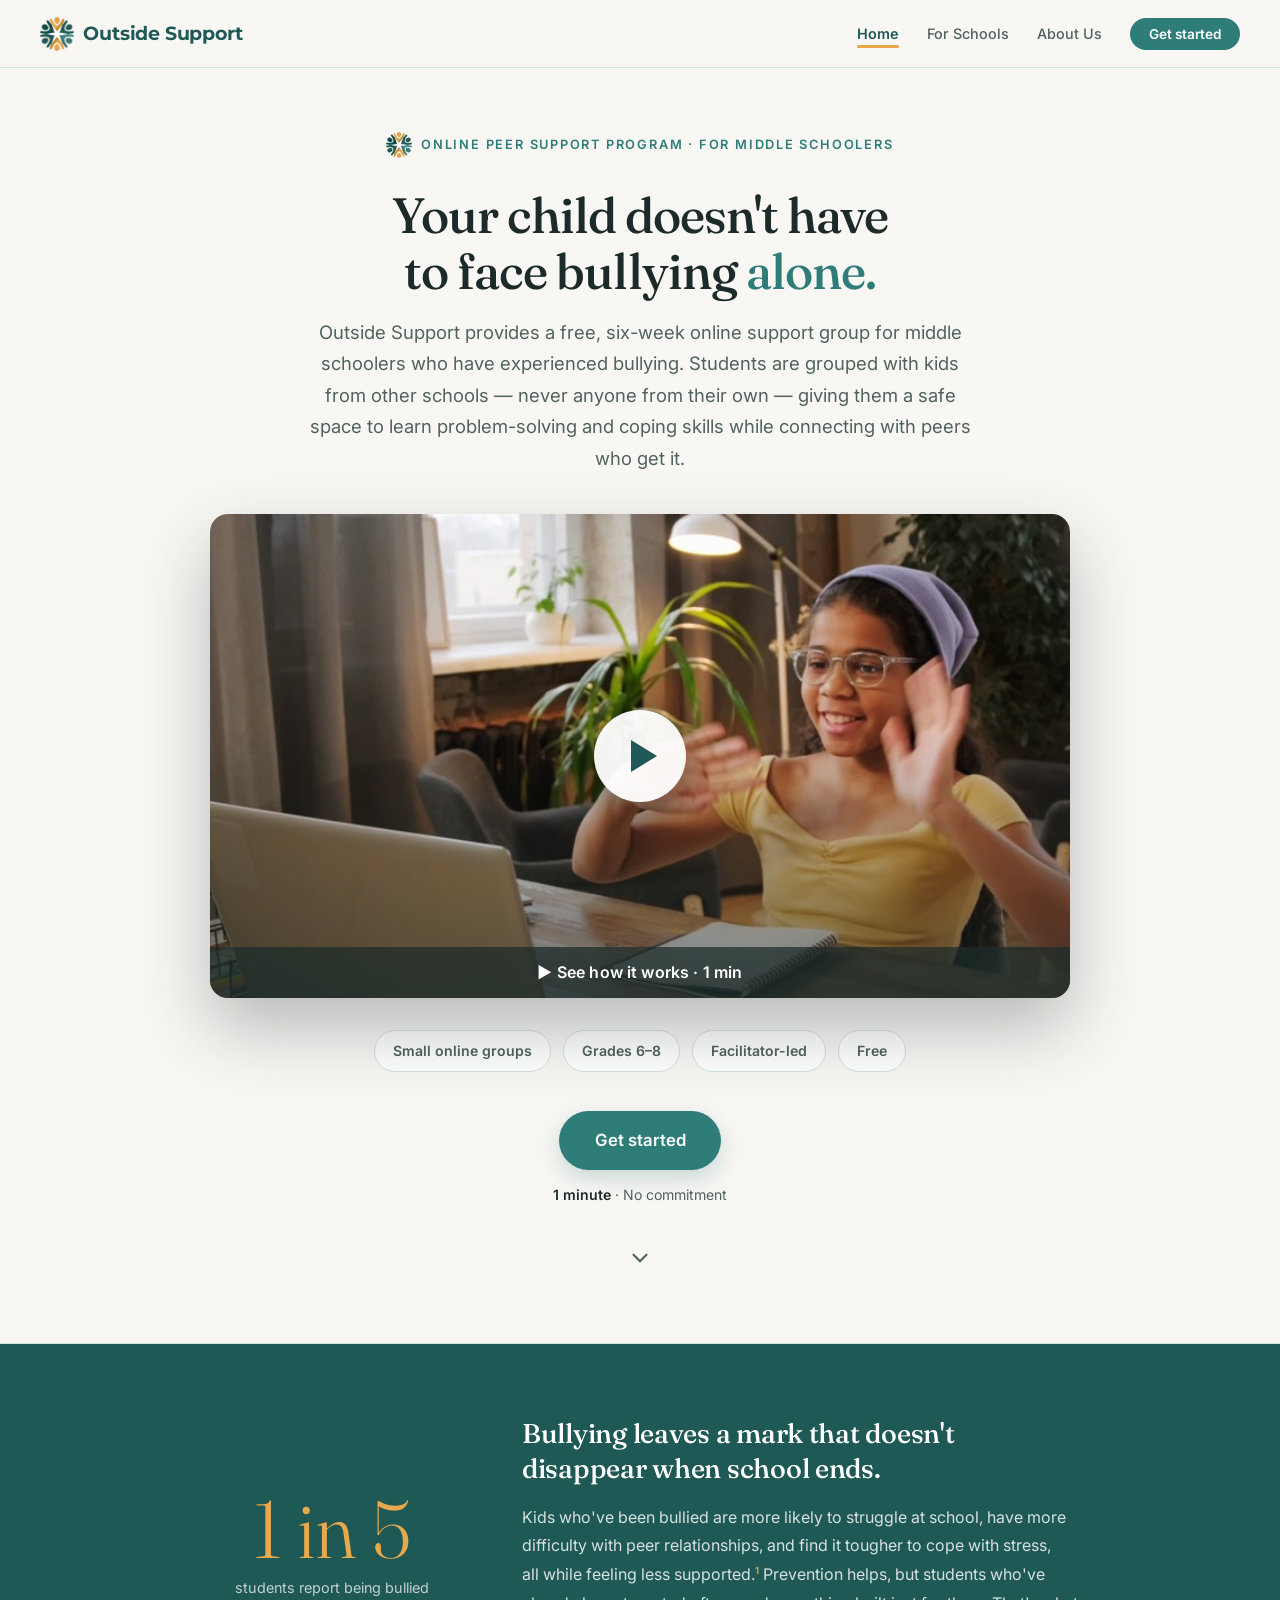
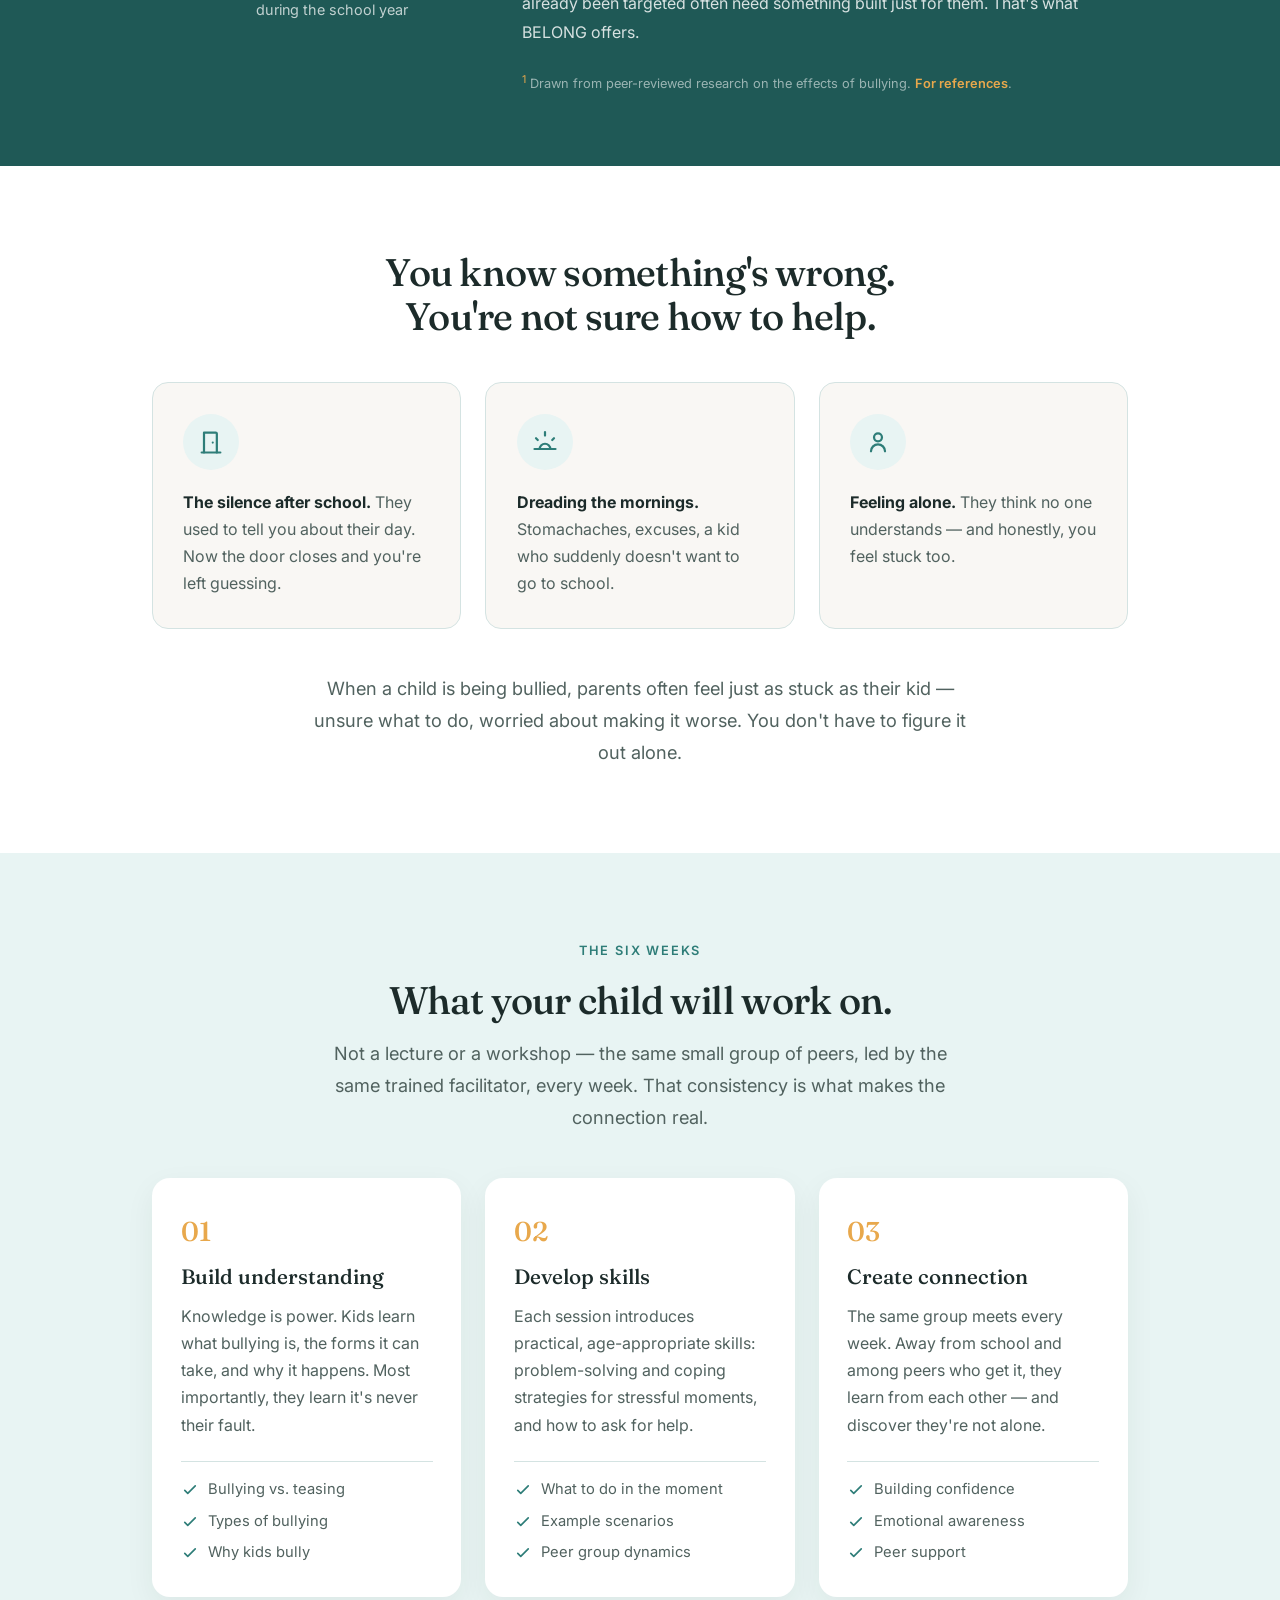
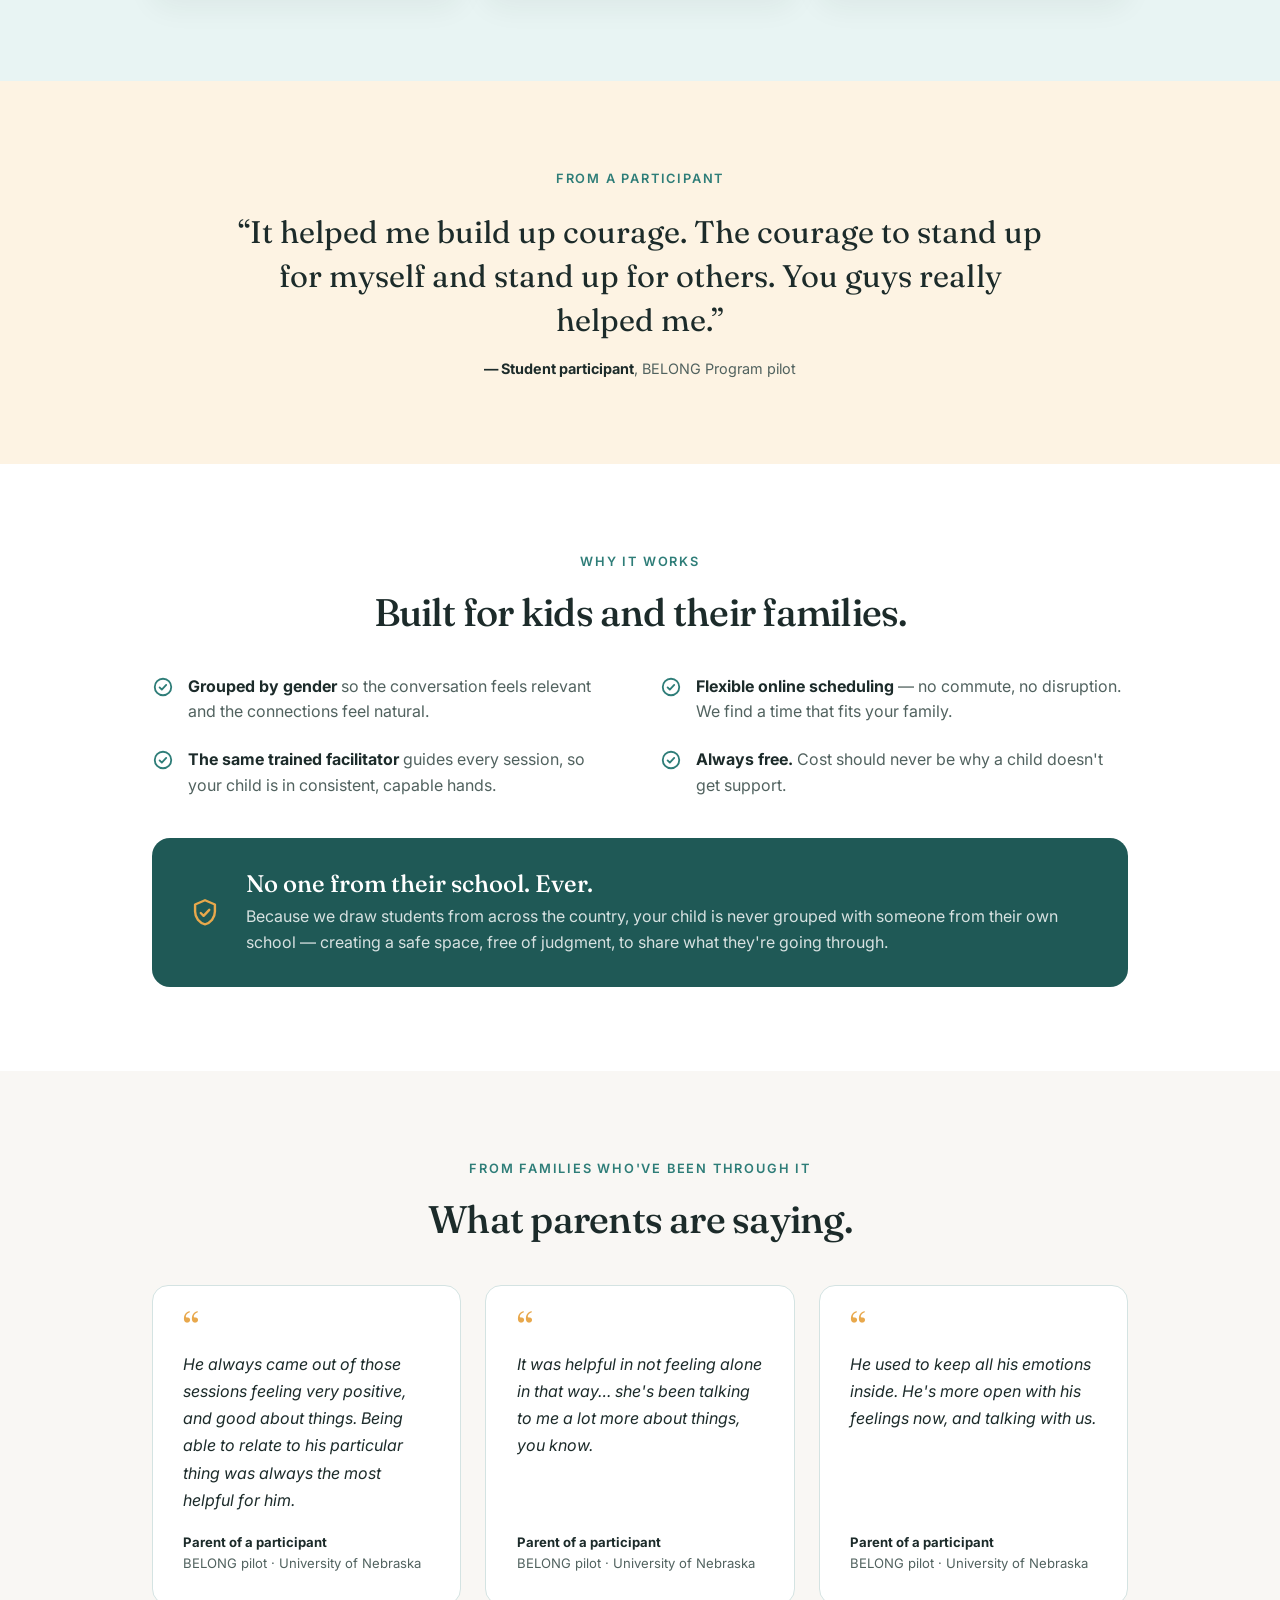
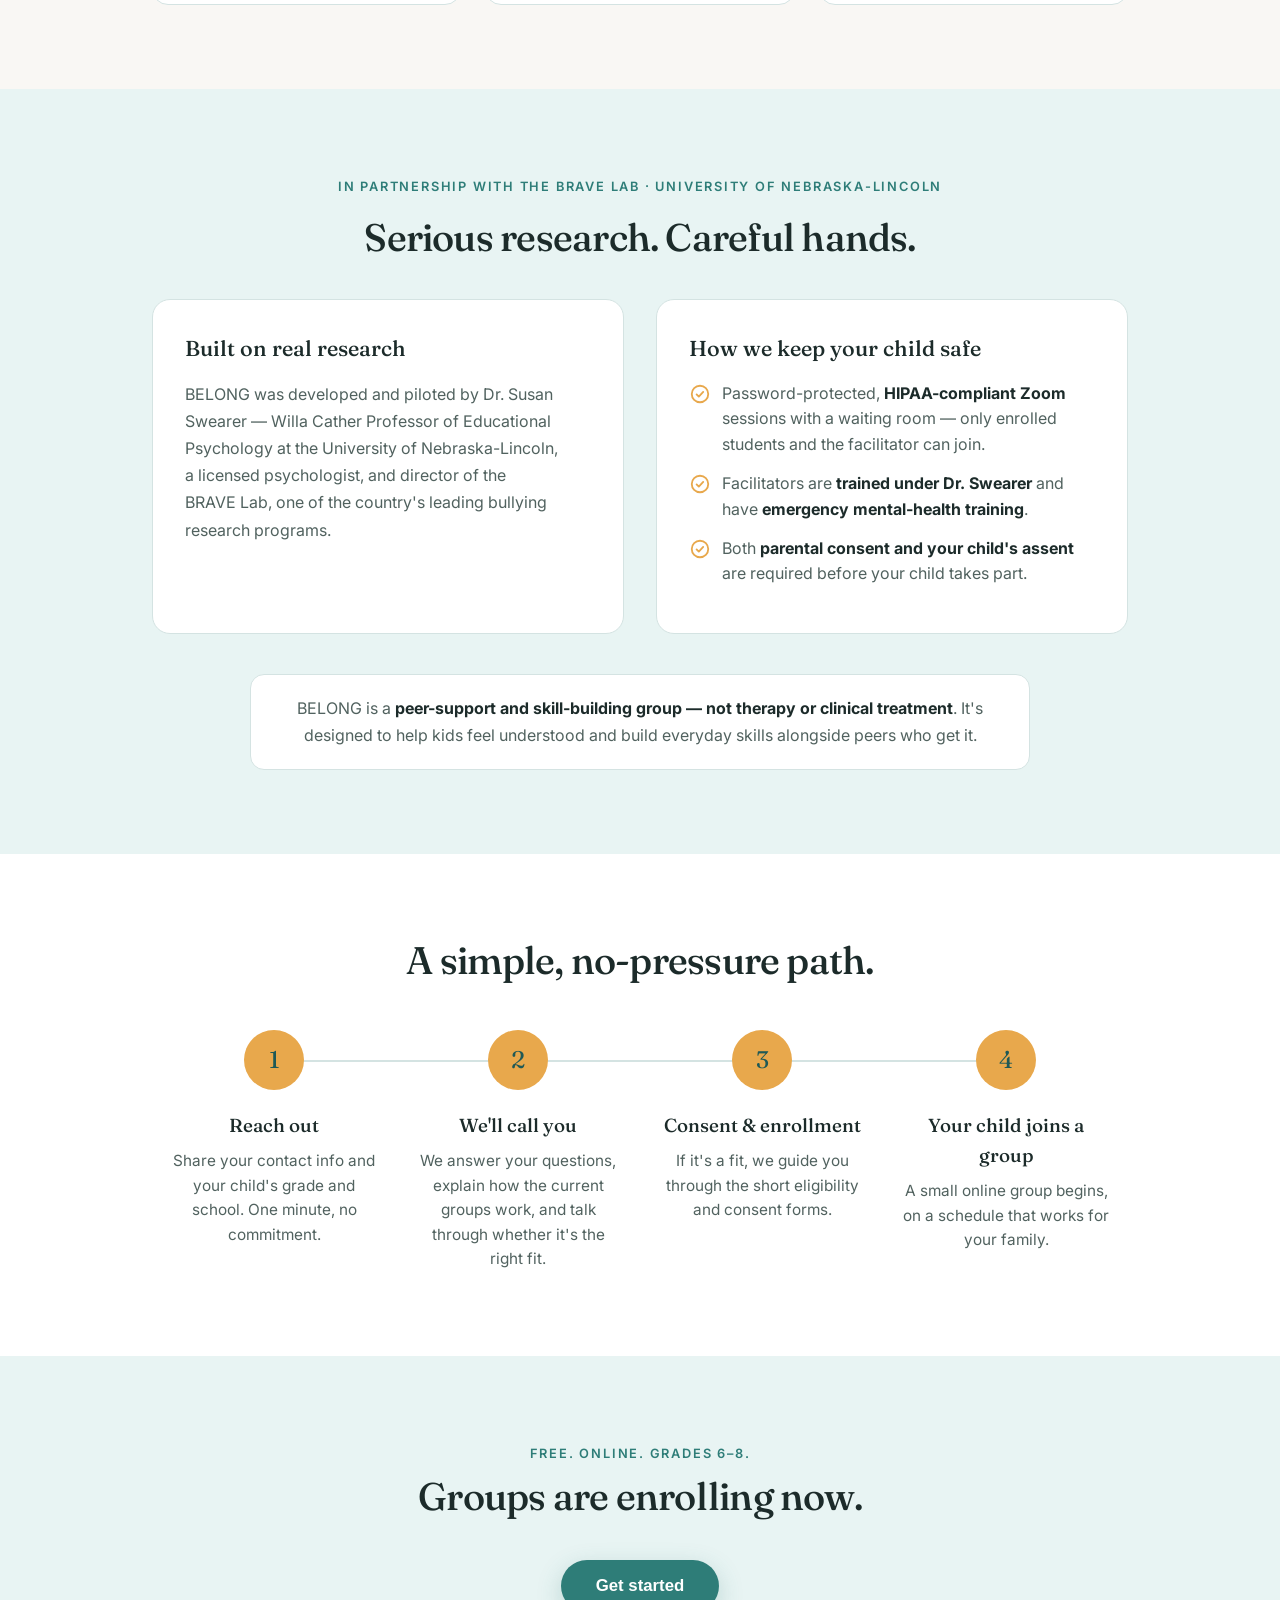
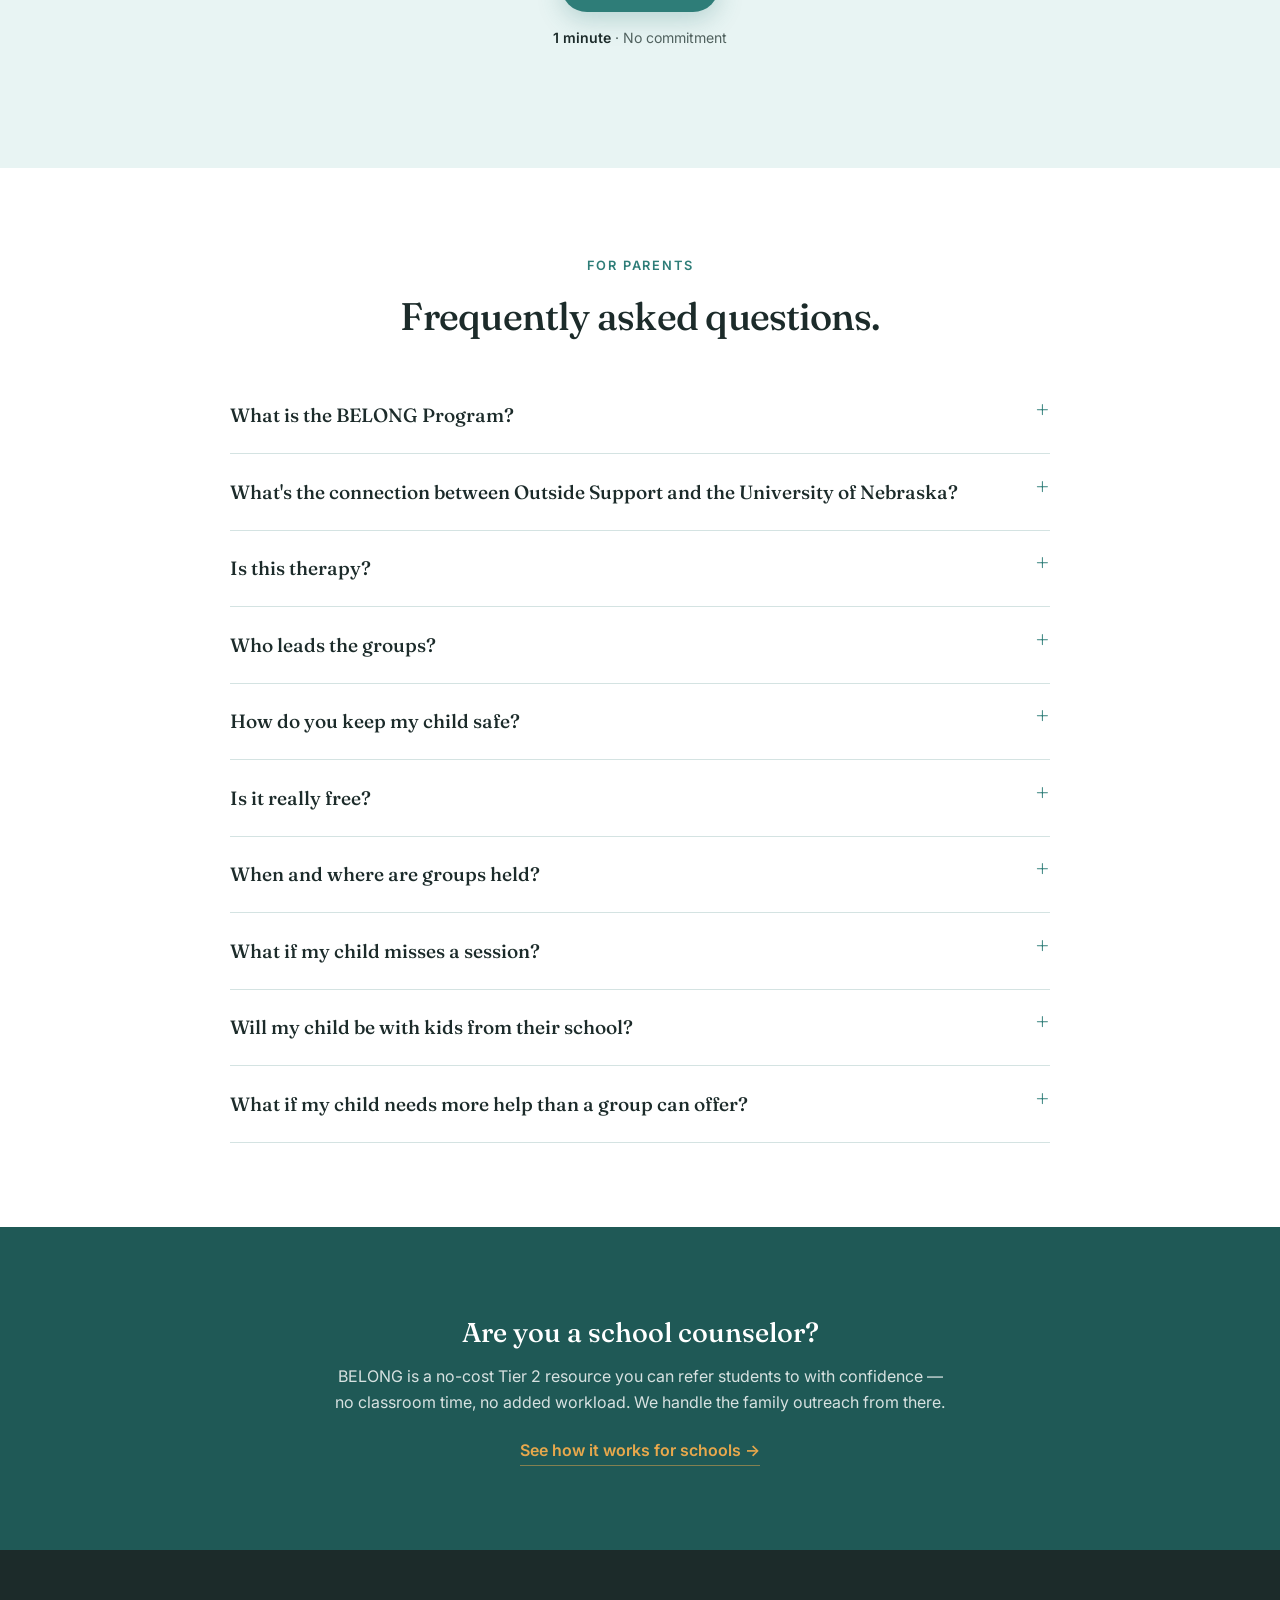
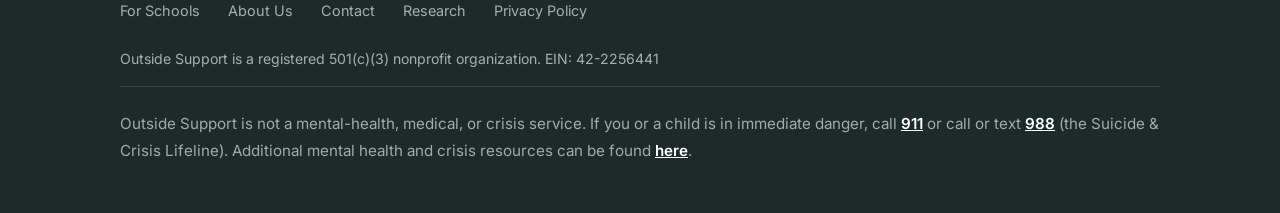
<file: outside-support-program.html>
<!DOCTYPE html>
<html lang="en">
<head>
  <meta charset="UTF-8" />
  <meta name="viewport" content="width=device-width, initial-scale=1.0" />
  <title>The BELONG Program — Outside Support</title>
  <link rel="canonical" href="https://outsidesupport.org/index.html" />
  <meta name="robots" content="noindex" />
  <meta http-equiv="refresh" content="0; url=index.html" />
  <script>window.location.replace("index.html");</script>
</head>
<body>
  <p>This page has moved. <a href="index.html">Continue to Outside Support &rarr;</a></p>
</body>
</html>
</file>
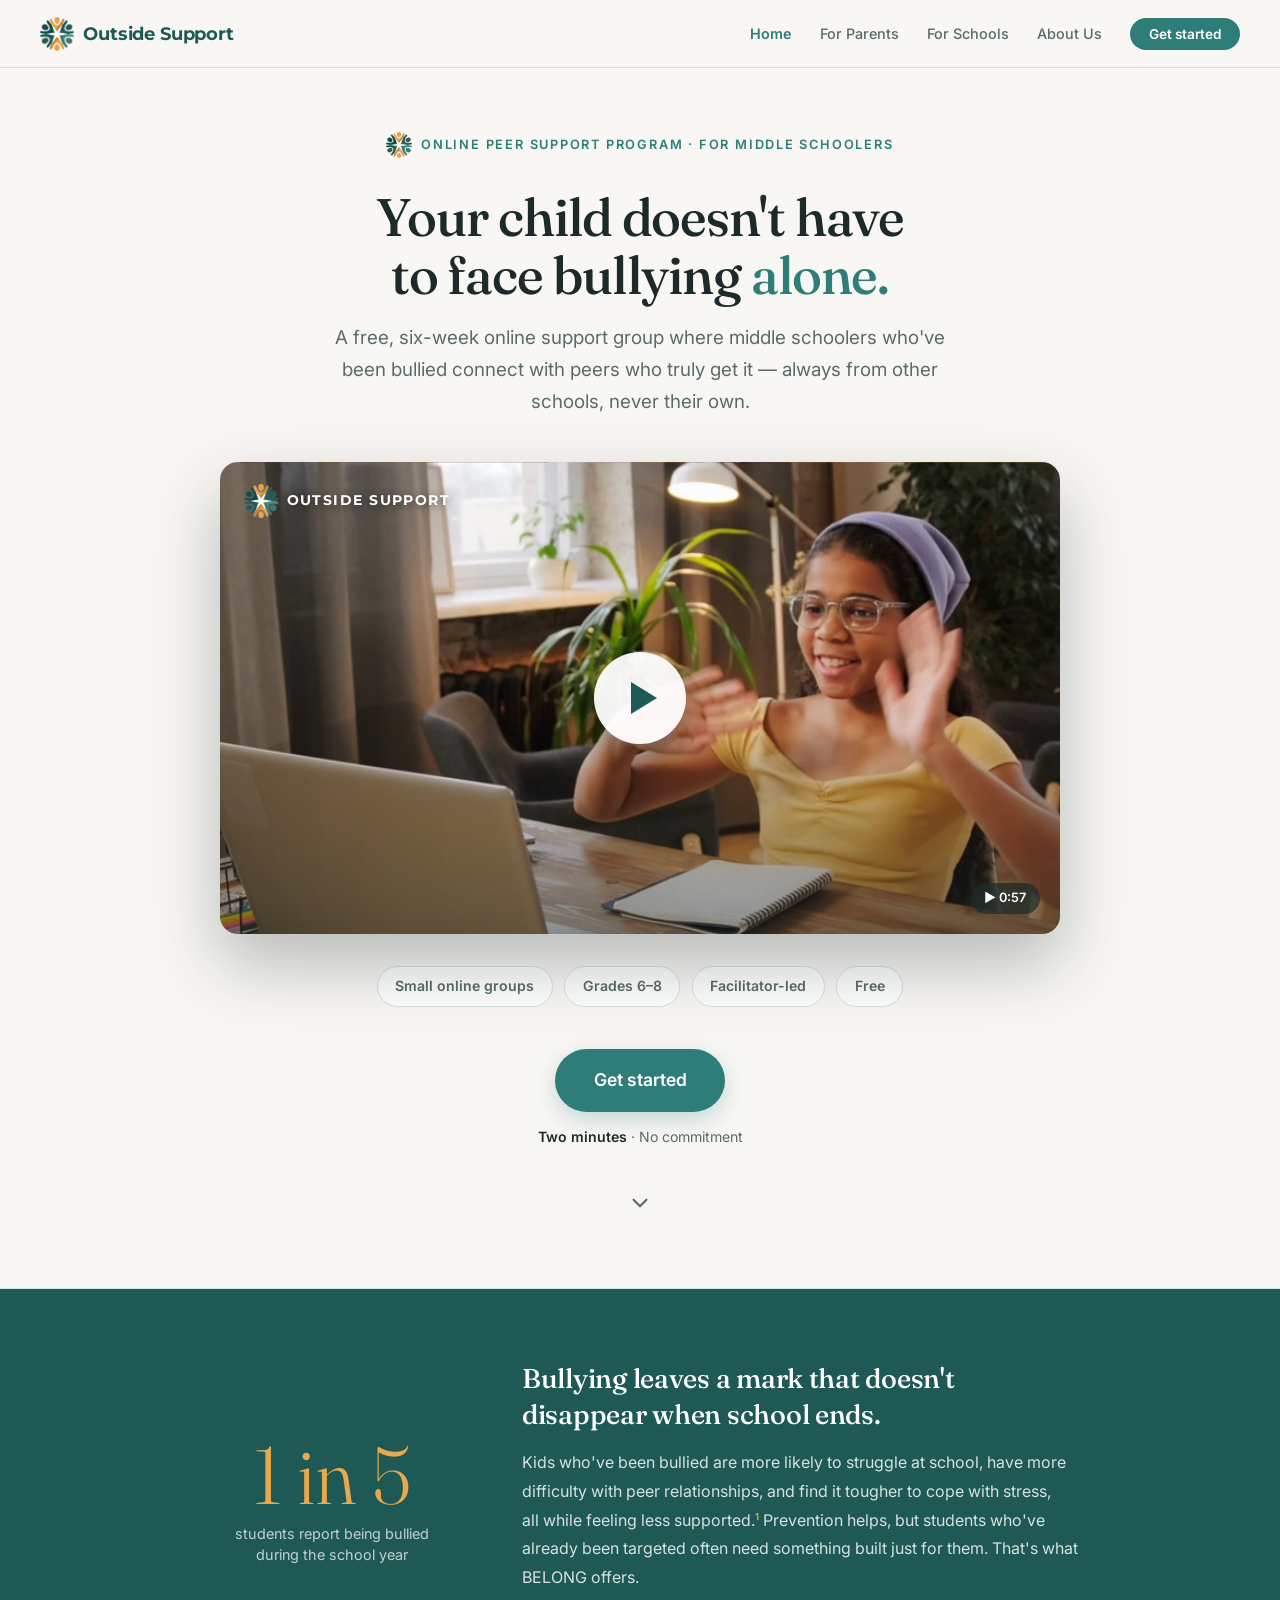
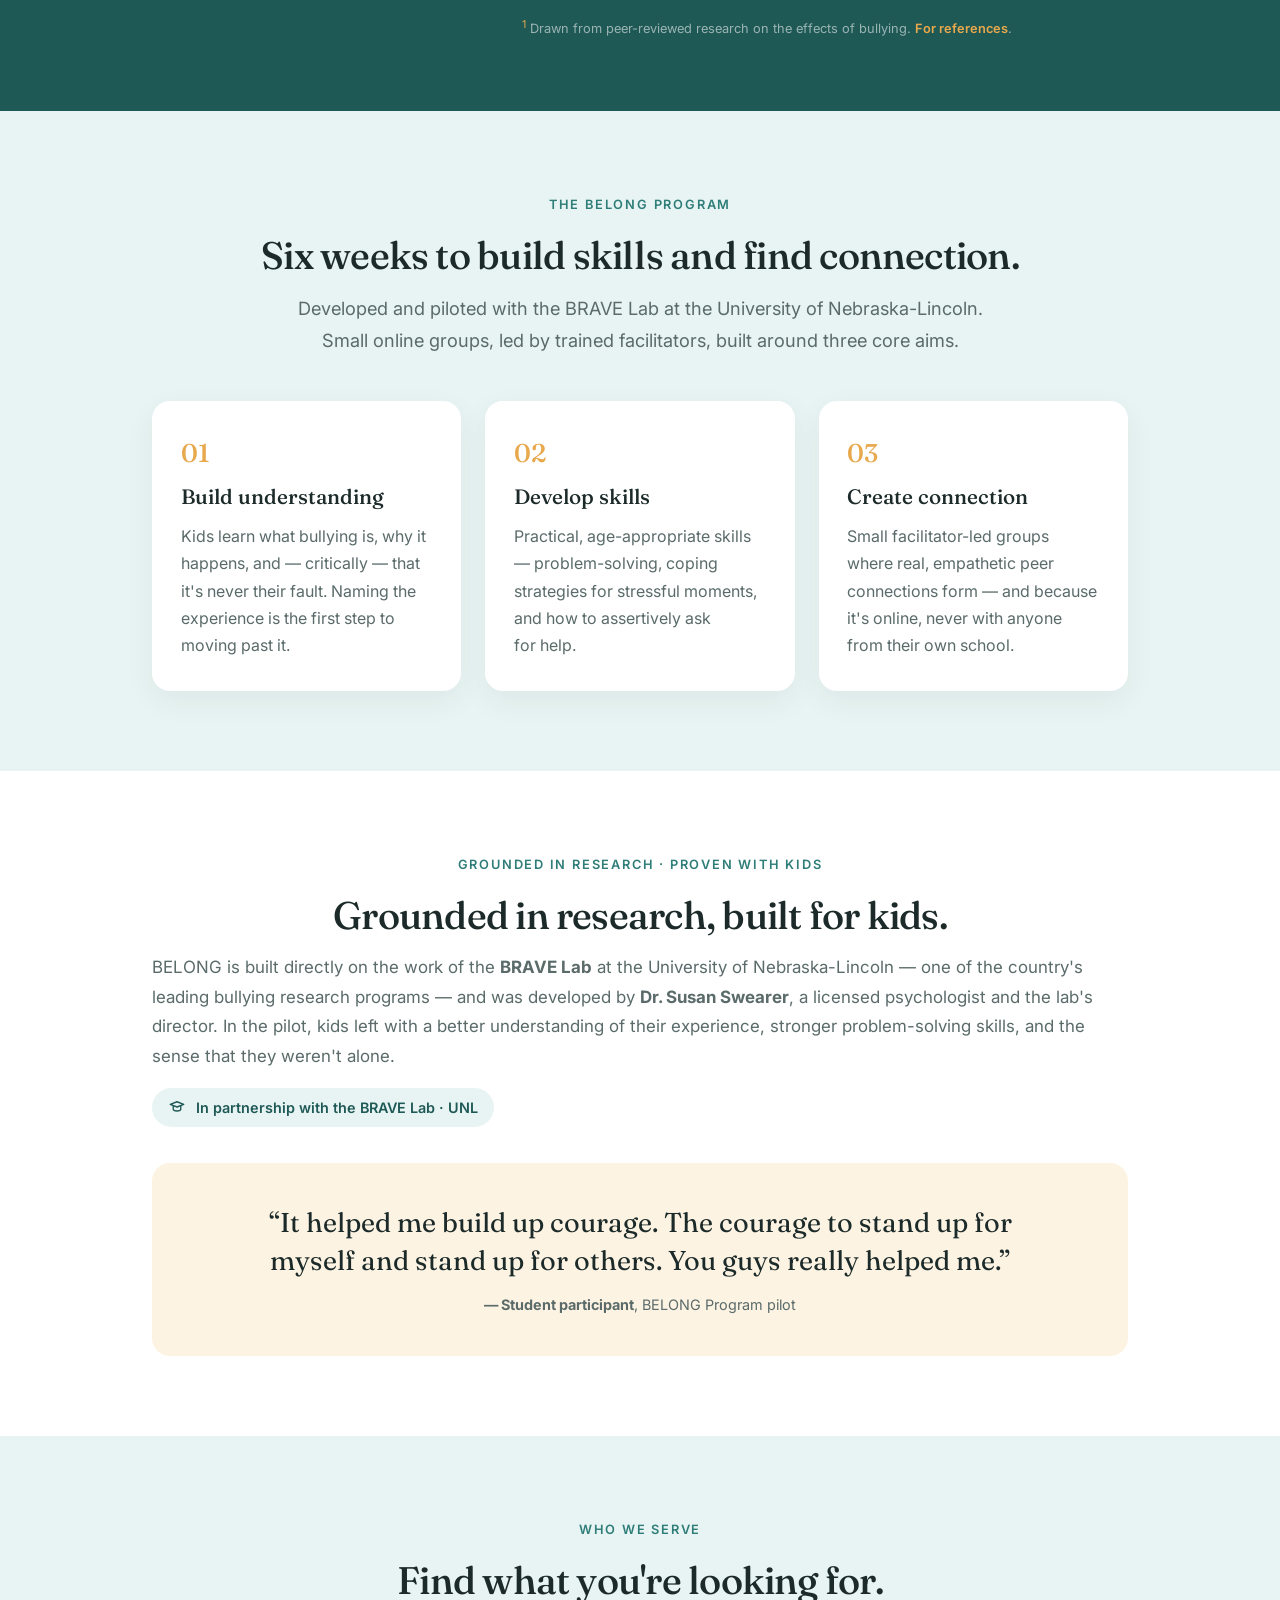
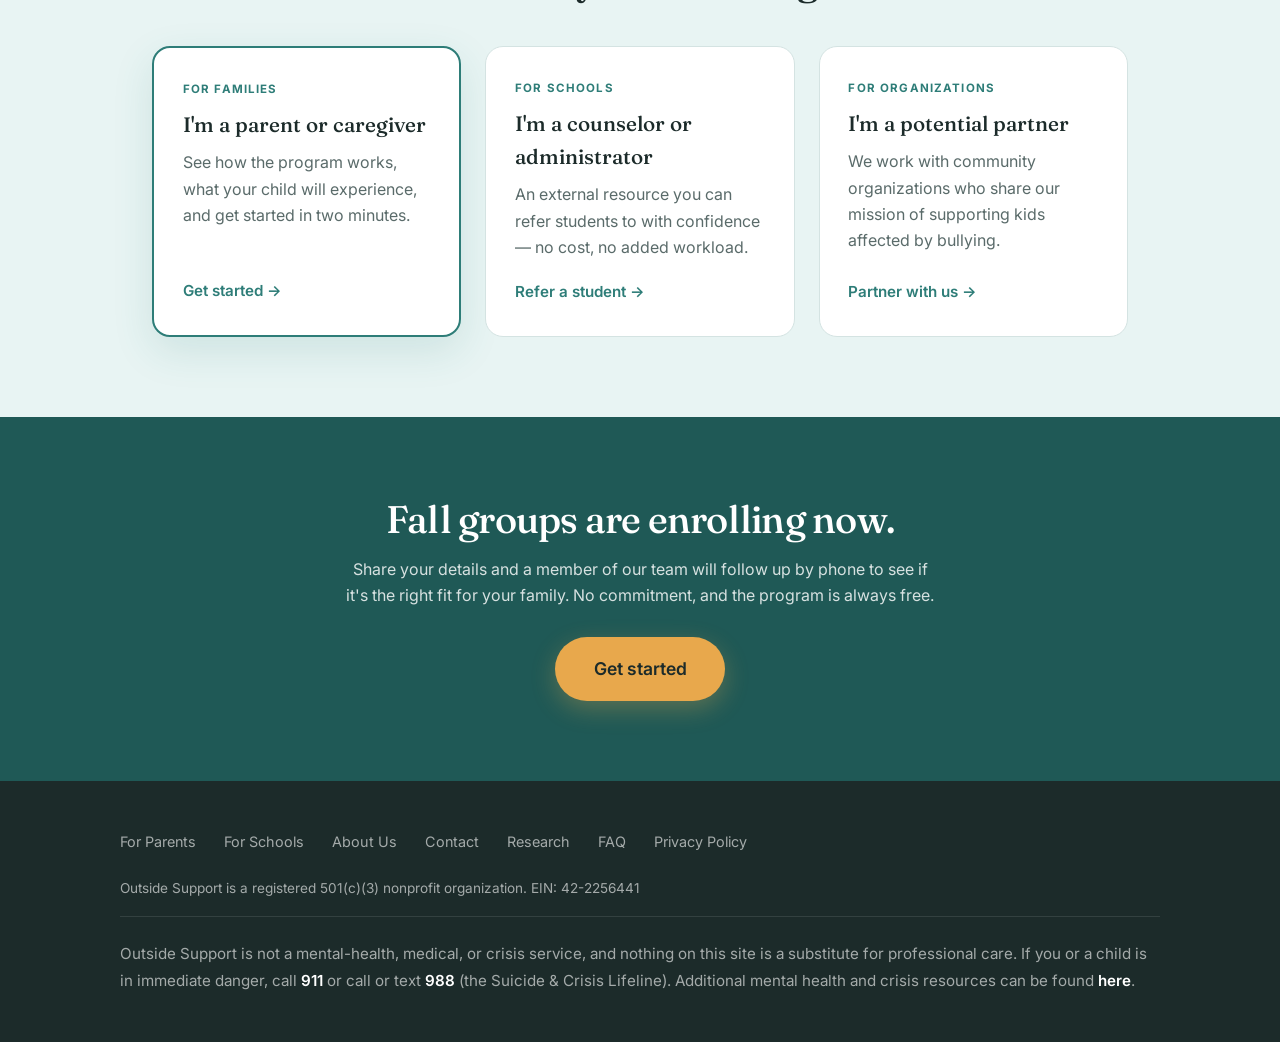
<file: preview-home.html>
<!DOCTYPE html><html><head><meta charset="utf-8"><meta name="robots" content="noindex,nofollow">
<link href="https://fonts.googleapis.com/css2?family=Fraunces:ital,opsz,wght@0,9..144,400;0,9..144,500;1,9..144,400&family=Inter:wght@300;400;500;600;700&family=Montserrat:wght@600;700&display=swap" rel="stylesheet">
<style>
*,*::before,*::after{box-sizing:border-box;margin:0;padding:0;}
:root{--teal:#2E7D78;--teal-dark:#1F5956;--teal-light:#E8F4F3;--amber:#E8A84C;--amber-soft:#FDF3E3;--off-white:#F9F7F4;--charcoal:#1C2B2A;--mid-gray:#5A6B6A;--rule:#D4E3E2;}
html,body{margin:0;background:#fff;overflow-x:hidden;font-family:'Inter',system-ui,sans-serif;color:var(--charcoal);line-height:1.6;}
#stage{width:100%;}
.wrap{max-width:1040px;margin:0 auto;padding:0 2rem;}
.fr{font-family:'Fraunces',Georgia,serif;}
nav{position:sticky;top:0;z-index:100;background:rgba(249,247,244,0.96);backdrop-filter:blur(8px);border-bottom:1px solid var(--rule);padding:0 2.5rem;height:68px;display:flex;align-items:center;justify-content:space-between;}
.nav-logo{display:flex;align-items:center;gap:.6rem;}
.nav-logo img{height:34px;}
.nav-logo .nm{font-family:'Fraunces',serif;font-weight:500;font-size:1.15rem;color:var(--teal-dark);}
.nav-links{display:flex;align-items:center;gap:1.75rem;list-style:none;}
.nav-links a{text-decoration:none;font-size:.9rem;font-weight:500;color:var(--mid-gray);}
.nav-links a.active{color:var(--teal);font-weight:600;}
.nav-cta{background:var(--teal);color:#fff !important;padding:.5rem 1.2rem;border-radius:100px;font-size:.85rem !important;font-weight:600 !important;}
.eyebrow{display:inline-flex;align-items:center;gap:.55rem;font-size:.8rem;font-weight:600;letter-spacing:.14em;text-transform:uppercase;color:var(--teal);}
.eyebrow img{height:26px;}
.btn{display:inline-flex;align-items:center;gap:.5rem;background:var(--teal);color:#fff;text-decoration:none;font-weight:600;font-size:1.05rem;padding:1rem 2.1rem;border-radius:100px;box-shadow:0 8px 24px rgba(46,125,120,.25);border:0;cursor:pointer;}
.btn:hover{background:var(--teal-dark);}
.btn-lg{font-size:1.1rem;padding:1.1rem 2.4rem;}
.softlink{display:inline-flex;align-items:center;gap:.4rem;color:var(--teal);text-decoration:none;font-weight:600;font-size:.95rem;border-bottom:1px solid var(--teal);padding-bottom:2px;}
.micro{font-size:.88rem;color:var(--mid-gray);margin-top:.9rem;}
.micro b{color:var(--charcoal);font-weight:600;}
h2.sec{font-family:'Fraunces',serif;font-weight:500;font-size:2.4rem;letter-spacing:-.02em;line-height:1.15;}
.lead{font-size:1.14rem;color:var(--mid-gray);line-height:1.75;}
section{padding:5rem 0;}
.center{text-align:center;}
.hero{background:var(--off-white);padding:4rem 0 4.5rem;text-align:center;border-bottom:1px solid var(--rule);}
.hero h1{font-family:'Fraunces',serif;font-weight:500;font-size:3.3rem;line-height:1.1;letter-spacing:-.02em;margin:1.4rem auto 1.1rem;max-width:840px;}
.hero h1 em{font-style:normal;color:var(--teal);}
.hero p.sub{font-size:1.18rem;color:var(--mid-gray);max-width:640px;margin:0 auto 1.9rem;line-height:1.7;}
.ctarow{display:flex;gap:1.6rem;align-items:center;justify-content:center;flex-wrap:wrap;}
.video{position:relative;max-width:840px;margin:2.75rem auto 0;aspect-ratio:16/9;border-radius:18px;overflow:hidden;background-size:cover;background-position:center;box-shadow:0 30px 70px rgba(28,43,42,.3);}
.video .ov{position:absolute;inset:0;background:linear-gradient(0deg,rgba(28,43,42,.4),rgba(28,43,42,0) 45%);}
.vlogo{position:absolute;top:22px;left:24px;display:flex;align-items:center;gap:.55rem;}
.vlogo img{height:34px;}
.vlogo span{color:#fff;font-weight:700;letter-spacing:.1em;text-transform:uppercase;font-size:.9rem;text-shadow:0 2px 8px rgba(0,0,0,.5);}
.pbtn{position:absolute;left:50%;top:50%;transform:translate(-50%,-50%);width:92px;height:92px;border-radius:50%;background:rgba(255,255,255,.94);display:flex;align-items:center;justify-content:center;box-shadow:0 12px 40px rgba(0,0,0,.4);}
.pbtn::before{content:'';width:0;height:0;border-left:26px solid var(--teal-dark);border-top:16px solid transparent;border-bottom:16px solid transparent;margin-left:7px;}
.vbadge{position:absolute;right:20px;bottom:20px;background:rgba(28,43,42,.7);color:#fff;font-size:.8rem;font-weight:600;padding:.35rem .85rem;border-radius:100px;}
.chips{display:flex;justify-content:center;gap:.7rem;flex-wrap:wrap;margin-top:2rem;}
.chip{background:#fff;border:1px solid var(--rule);border-radius:100px;padding:.5rem 1.1rem;font-size:.88rem;font-weight:600;color:var(--mid-gray);}
/* problem */
.problem{background:var(--teal-dark);color:#fff;text-align:center;}
.problem .num{font-family:'Fraunces',serif;font-size:5rem;font-weight:300;color:var(--amber);line-height:1;}
.problem h2{color:#fff;font-family:'Fraunces',serif;font-weight:500;font-size:2.1rem;max-width:720px;margin:1rem auto 0;line-height:1.25;}
.problem p{color:rgba(255,255,255,.78);max-width:640px;margin:1.1rem auto 0;font-size:1.04rem;line-height:1.7;}
.problem a{color:#fff;}
/* solution */
.band-tl{background:var(--teal-light);}
.pillars{display:grid;grid-template-columns:repeat(3,1fr);gap:1.5rem;margin-top:2.75rem;}
.pill{background:#fff;border-radius:18px;padding:2rem 1.8rem;box-shadow:0 10px 30px rgba(28,43,42,.06);text-align:left;}
.pill .no{font-family:'Fraunces',serif;font-size:1.6rem;color:var(--amber);font-weight:500;}
.pill h3{font-family:'Fraunces',serif;font-weight:500;font-size:1.3rem;margin:.4rem 0 .6rem;}
.pill p{font-size:1rem;color:var(--mid-gray);line-height:1.7;}
/* credibility + proof */
.cred{display:flex;gap:2.5rem;align-items:center;margin-top:1rem;}
.cred .txt{flex:1;}
.cred .txt p{font-size:1.06rem;color:var(--mid-gray);line-height:1.75;}
.badge{display:inline-flex;align-items:center;gap:.6rem;background:var(--teal-light);color:var(--teal-dark);font-weight:600;font-size:.9rem;padding:.5rem 1rem;border-radius:100px;margin-top:1rem;}
.studentq{background:var(--amber-soft);border-radius:18px;padding:2.5rem;text-align:center;margin-top:1rem;}
.studentq p{font-family:'Fraunces',serif;font-size:1.7rem;font-weight:400;line-height:1.4;max-width:760px;margin:0 auto .9rem;}
.studentq .att{font-size:.9rem;color:var(--mid-gray);}
/* router */
.router{display:grid;grid-template-columns:repeat(3,1fr);gap:1.5rem;margin-top:2.75rem;}
.rcard{border:1px solid var(--rule);border-radius:18px;padding:2rem 1.8rem;text-align:left;background:#fff;display:flex;flex-direction:column;}
.rcard.primary{border:2px solid var(--teal);box-shadow:0 14px 40px rgba(46,125,120,.14);}
.rcard .tag{font-size:.72rem;font-weight:700;letter-spacing:.1em;text-transform:uppercase;color:var(--teal);margin-bottom:.6rem;}
.rcard h3{font-family:'Fraunces',serif;font-weight:500;font-size:1.3rem;margin-bottom:.5rem;}
.rcard p{font-size:1rem;color:var(--mid-gray);line-height:1.65;margin-bottom:1.2rem;}
.rcard .go{color:var(--teal);font-weight:600;font-size:.95rem;margin-top:auto;}
/* cta band */
.ctaband{background:var(--teal-dark);color:#fff;text-align:center;}
.ctaband h2{color:#fff;}
.ctaband p{color:rgba(255,255,255,.82);max-width:600px;margin:1rem auto 1.8rem;}
.btn-amber{background:var(--amber);color:var(--charcoal);box-shadow:0 8px 24px rgba(232,168,76,.3);}
footer{background:var(--charcoal);color:rgba(255,255,255,.6);padding:3rem 2.5rem;}
.foot-in{max-width:1040px;margin:0 auto;}
.foot-links{display:flex;gap:1.75rem;list-style:none;flex-wrap:wrap;margin-bottom:1.5rem;}
.foot-links a{color:rgba(255,255,255,.6);text-decoration:none;font-size:.9rem;}
.disc{font-size:.95rem;line-height:1.75;color:rgba(255,255,255,.6);border-top:1px solid rgba(255,255,255,.1);padding-top:1.5rem;margin-top:1rem;}
.disc a{color:#fff;font-weight:600;}
.optlabel{background:#111;color:#fff;font-size:.78rem;font-weight:700;letter-spacing:.1em;text-transform:uppercase;padding:.5rem 1rem;text-align:center;}
@media (max-width:980px){nav{flex-wrap:wrap;height:auto;padding:.7rem 1.25rem;gap:.5rem;}.nav-logo{flex:0 0 auto;}.nav-links{width:100%;flex-wrap:wrap;gap:.45rem .9rem;}.nav-links a{font-size:.78rem;}.hero h1{font-size:2.5rem;}.signs,.pillars,.quotes,.trust-grid,.router,.why{grid-template-columns:1fr;}.steps{grid-template-columns:1fr 1fr;}.steps::before{display:none;}.cred{flex-direction:column;}.row2{grid-template-columns:1fr;}}@media (max-width:560px){.hero h1{font-size:2rem;}.steps{grid-template-columns:1fr;}section{padding:3.2rem 0;}h2.sec{font-size:1.8rem;}.video{margin-top:1.75rem;}.formcard{padding:1.6rem;}.ctarow{flex-direction:column;gap:1rem;}}.scrollcue{margin-top:2.6rem;display:flex;justify-content:center;}.scrollcue svg{animation:scb 1.8s ease-in-out infinite;}@keyframes scb{0%,100%{transform:translateY(0);opacity:.45}50%{transform:translateY(6px);opacity:1}}h1,h2{text-wrap:balance;}p,li,.hero p.sub,.lead{text-wrap:pretty;}.problem .numlabel{color:rgba(255,255,255,.75);font-size:1.02rem;margin-top:.5rem;line-height:1.4;}.problem .citemark{font-size:.6em;vertical-align:super;color:var(--amber);font-weight:600;}.problem .problemcite{margin-top:1.5rem;font-size:.82rem;line-height:1.6;color:rgba(255,255,255,.55);}.problem .problemcite sup{color:var(--amber);}.problem .problemcite a{color:var(--amber);font-weight:600;text-decoration:none;white-space:nowrap;}.nav-logo .nm{font-family:'Montserrat',sans-serif;font-weight:700;letter-spacing:-.01em;}.vlogo span{font-family:'Montserrat',sans-serif;}.problem-strip{background:var(--teal-dark);color:#fff;padding:4.5rem 5rem;}.problem-inner{max-width:900px;margin:0 auto;display:grid;grid-template-columns:1fr 2fr;gap:3rem;align-items:center;}.problem-stat{text-align:center;}.problem-stat-num{font-family:'Fraunces',serif;font-size:5rem;font-weight:300;line-height:1;color:var(--amber);}.problem-stat-label{font-size:.9rem;color:rgba(255,255,255,.72);line-height:1.5;margin-top:.5rem;}.problem-copy h2{font-family:'Fraunces',serif;font-size:1.7rem;font-weight:500;line-height:1.3;margin-bottom:1rem;letter-spacing:-.01em;}.problem-copy p{font-size:1rem;line-height:1.8;color:rgba(255,255,255,.82);}.problem-copy .cite-mark{font-size:.6em;vertical-align:super;color:var(--amber);font-weight:600;}.problem-copy .problem-cite{margin-top:1.5rem;font-size:.8rem;line-height:1.65;color:rgba(255,255,255,.55);}.problem-copy .problem-cite sup{color:var(--amber);}.problem-copy .problem-cite a{color:var(--amber);font-weight:600;text-decoration:none;white-space:nowrap;}@media (max-width:980px){.problem-inner{grid-template-columns:1fr;gap:1.75rem;}.problem-strip{padding:3rem 1.75rem;}}</style></head><body><div id="stage"><nav><div class="nav-logo"><img src="[data-uri]"><span class="nm">Outside Support</span></div>
<ul class="nav-links"><li><a class="active">Home</a></li><li><a>For Parents</a></li><li><a>For Schools</a></li><li><a>About Us</a></li><li><a class="nav-cta">Get started</a></li></ul></nav><section class="hero"><div class="wrap">
<div class="eyebrow" style="justify-content:center;"><img src="[data-uri]">Online Peer Support Program · For Middle Schoolers</div>
<h1>Your child doesn't have to face bullying <em>alone.</em></h1>
<p class="sub">A free, six-week online support group where middle schoolers who've been bullied connect with peers who truly get it — always from other schools, never their own.</p>
<div class="video" style="background-image:url('[data-uri]')"><div class="ov"></div>
<div class="vlogo"><img src="[data-uri]"><span>Outside Support</span></div><div class="pbtn"></div><div class="vbadge">▶ 0:57</div></div>
<div class="chips"><span class="chip">Small online groups</span><span class="chip">Grades 6–8</span><span class="chip">Facilitator-led</span><span class="chip">Free</span></div>
<div class="ctarow" style="margin-top:2.6rem;"><a class="btn btn-lg">Get started</a></div>
<div class="micro"><b>Two minutes</b> · No commitment</div>
<div class="scrollcue"><svg width="26" height="26" viewBox="0 0 24 24" fill="none" stroke="#5A6B6A" stroke-width="2" stroke-linecap="round" stroke-linejoin="round"><path d="M6 9l6 6 6-6"/></svg></div>
</div></section><section class="problem-strip">
  <div class="problem-inner">
    <div class="problem-stat">
      <div class="problem-stat-num">1 in 5</div>
      <div class="problem-stat-label">students report being bullied<br>during the school year</div>
    </div>
    <div class="problem-copy">
      <h2>Bullying leaves a mark that doesn't disappear when school ends.</h2>
      <p>Kids who've been bullied are more likely to struggle at school, have more difficulty with peer relationships, and find it tougher to cope with stress, all while feeling less supported.<sup class="cite-mark">1</sup> Prevention helps, but students who've already been targeted often need something built just for them. That's what BELONG offers.</p>
      <p class="problem-cite"><sup>1</sup> Drawn from peer-reviewed research on the effects of bullying. <a href="research.html">For references</a>.</p>
    </div>
  </div>
</section><section class="band-tl"><div class="wrap center">
<div class="eyebrow" style="justify-content:center;">The BELONG Program</div>
<h2 class="sec" style="margin-top:1rem;">Six weeks to build skills and find connection.</h2>
<p class="lead" style="max-width:700px;margin:1rem auto 0;">Developed and piloted with the BRAVE Lab at the University of Nebraska-Lincoln. Small online groups, led by trained facilitators, built around three core aims.</p>
<div class="pillars">
<div class="pill"><div class="no">01</div><h3>Build understanding</h3><p>Kids learn what bullying is, why it happens, and — critically — that it's never their fault. Naming the experience is the first step to moving past it.</p></div>
<div class="pill"><div class="no">02</div><h3>Develop skills</h3><p>Practical, age-appropriate skills — problem-solving, coping strategies for stressful moments, and how to assertively ask for help.</p></div>
<div class="pill"><div class="no">03</div><h3>Create connection</h3><p>Small facilitator-led groups where real, empathetic peer connections form — and because it's online, never with anyone from their own school.</p></div>
</div>
</div></section><section><div class="wrap">
<div class="center"><div class="eyebrow" style="justify-content:center;">Grounded in research · Proven with kids</div>
<h2 class="sec" style="margin-top:1rem;">Grounded in research, built for kids.</h2></div>
<div class="cred"><div class="txt">
<p>BELONG is built directly on the work of the <b>BRAVE Lab</b> at the University of Nebraska-Lincoln — one of the country's leading bullying research programs — and was developed by <b>Dr. Susan Swearer</b>, a licensed psychologist and the lab's director. In the pilot, kids left with a better understanding of their experience, stronger problem-solving skills, and the sense that they weren't alone.</p>
<div class="badge"><svg width="18" height="18" viewBox="0 0 24 24" fill="none" stroke="#1F5956" stroke-width="1.8" stroke-linecap="round" stroke-linejoin="round" style="display:block"><path d="M3 8.5L12 5l9 3.5-9 3.5-9-3.5z"/><path d="M7 10.5V15c0 1.1 2.2 2.3 5 2.3s5-1.2 5-2.3v-4.5"/></svg> In partnership with the BRAVE Lab · UNL</div>
</div></div>
<div class="studentq" style="margin-top:2.25rem;"><p class="fr">“It helped me build up courage. The courage to stand up for myself and stand up for others. You guys really helped me.”</p><div class="att"><b>— Student participant</b>, BELONG Program pilot</div></div>
</div></section><section class="band-tl"><div class="wrap center">
<div class="eyebrow" style="justify-content:center;">Who we serve</div>
<h2 class="sec" style="margin-top:1rem;">Find what you're looking for.</h2>
<div class="router">
<div class="rcard primary"><div class="tag">For families</div><h3>I'm a parent or caregiver</h3><p>See how the program works, what your child will experience, and get started in two minutes.</p><div class="go">Get started →</div></div>
<div class="rcard"><div class="tag">For schools</div><h3>I'm a counselor or administrator</h3><p>An external resource you can refer students to with confidence — no cost, no added workload.</p><div class="go">Refer a student →</div></div>
<div class="rcard"><div class="tag">For organizations</div><h3>I'm a potential partner</h3><p>We work with community organizations who share our mission of supporting kids affected by bullying.</p><div class="go">Partner with us →</div></div>
</div>
</div></section><section class="ctaband"><div class="wrap">
<h2 class="sec">Fall groups are enrolling now.</h2>
<p>Share your details and a member of our team will follow up by phone to see if it's the right fit for your family. No commitment, and the program is always free.</p>
<a class="btn btn-lg btn-amber">Get started</a>
</div></section><footer><div class="foot-in">
<ul class="foot-links"><li><a>For Parents</a></li><li><a>For Schools</a></li><li><a>About Us</a></li><li><a>Contact</a></li><li><a>Research</a></li><li><a>FAQ</a></li><li><a>Privacy Policy</a></li></ul>
<div style="font-size:.85rem;">Outside Support is a registered 501(c)(3) nonprofit organization. EIN: 42-2256441</div>
<div class="disc">Outside Support is not a mental-health, medical, or crisis service, and nothing on this site is a substitute for professional care. If you or a child is in immediate danger, call <a>911</a> or call or text <a>988</a> (the Suicide &amp; Crisis Lifeline). Additional mental health and crisis resources can be found <a>here</a>.</div>
</div></footer></div>
</body></html>
</file>
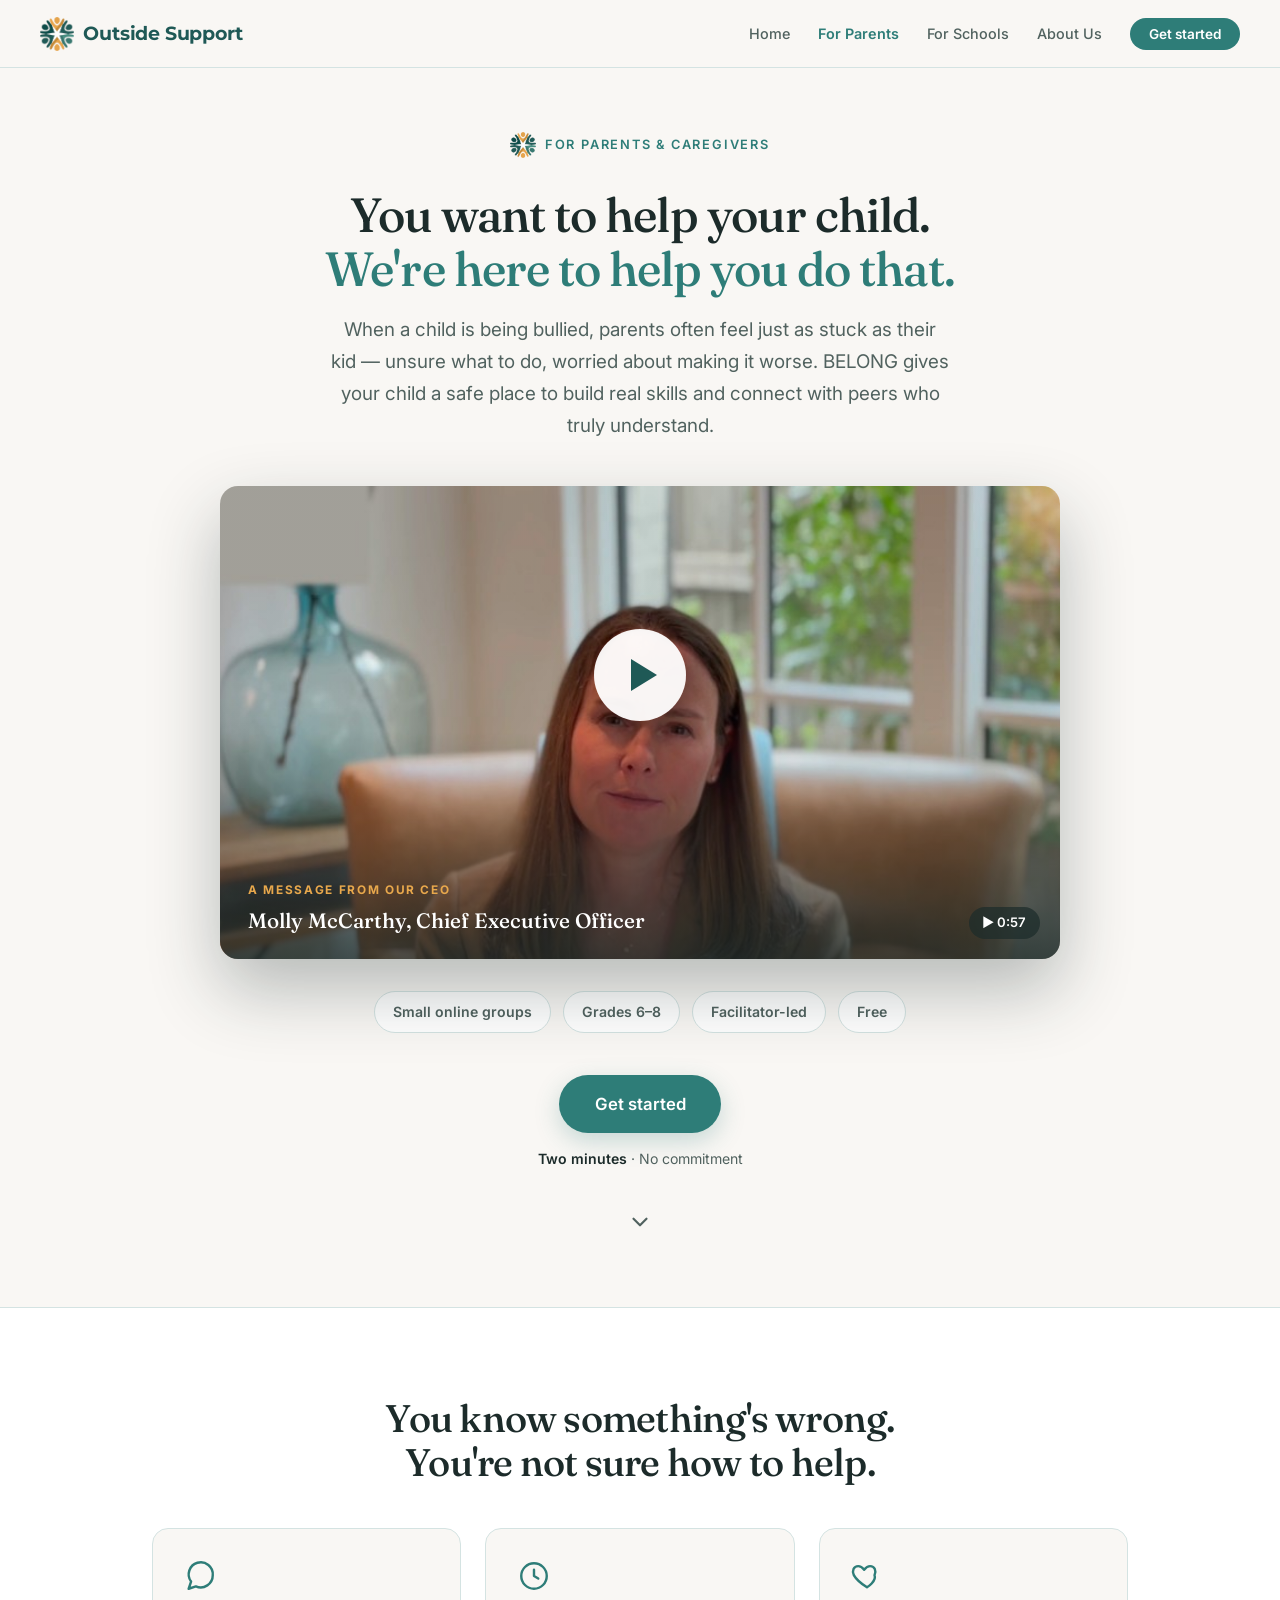
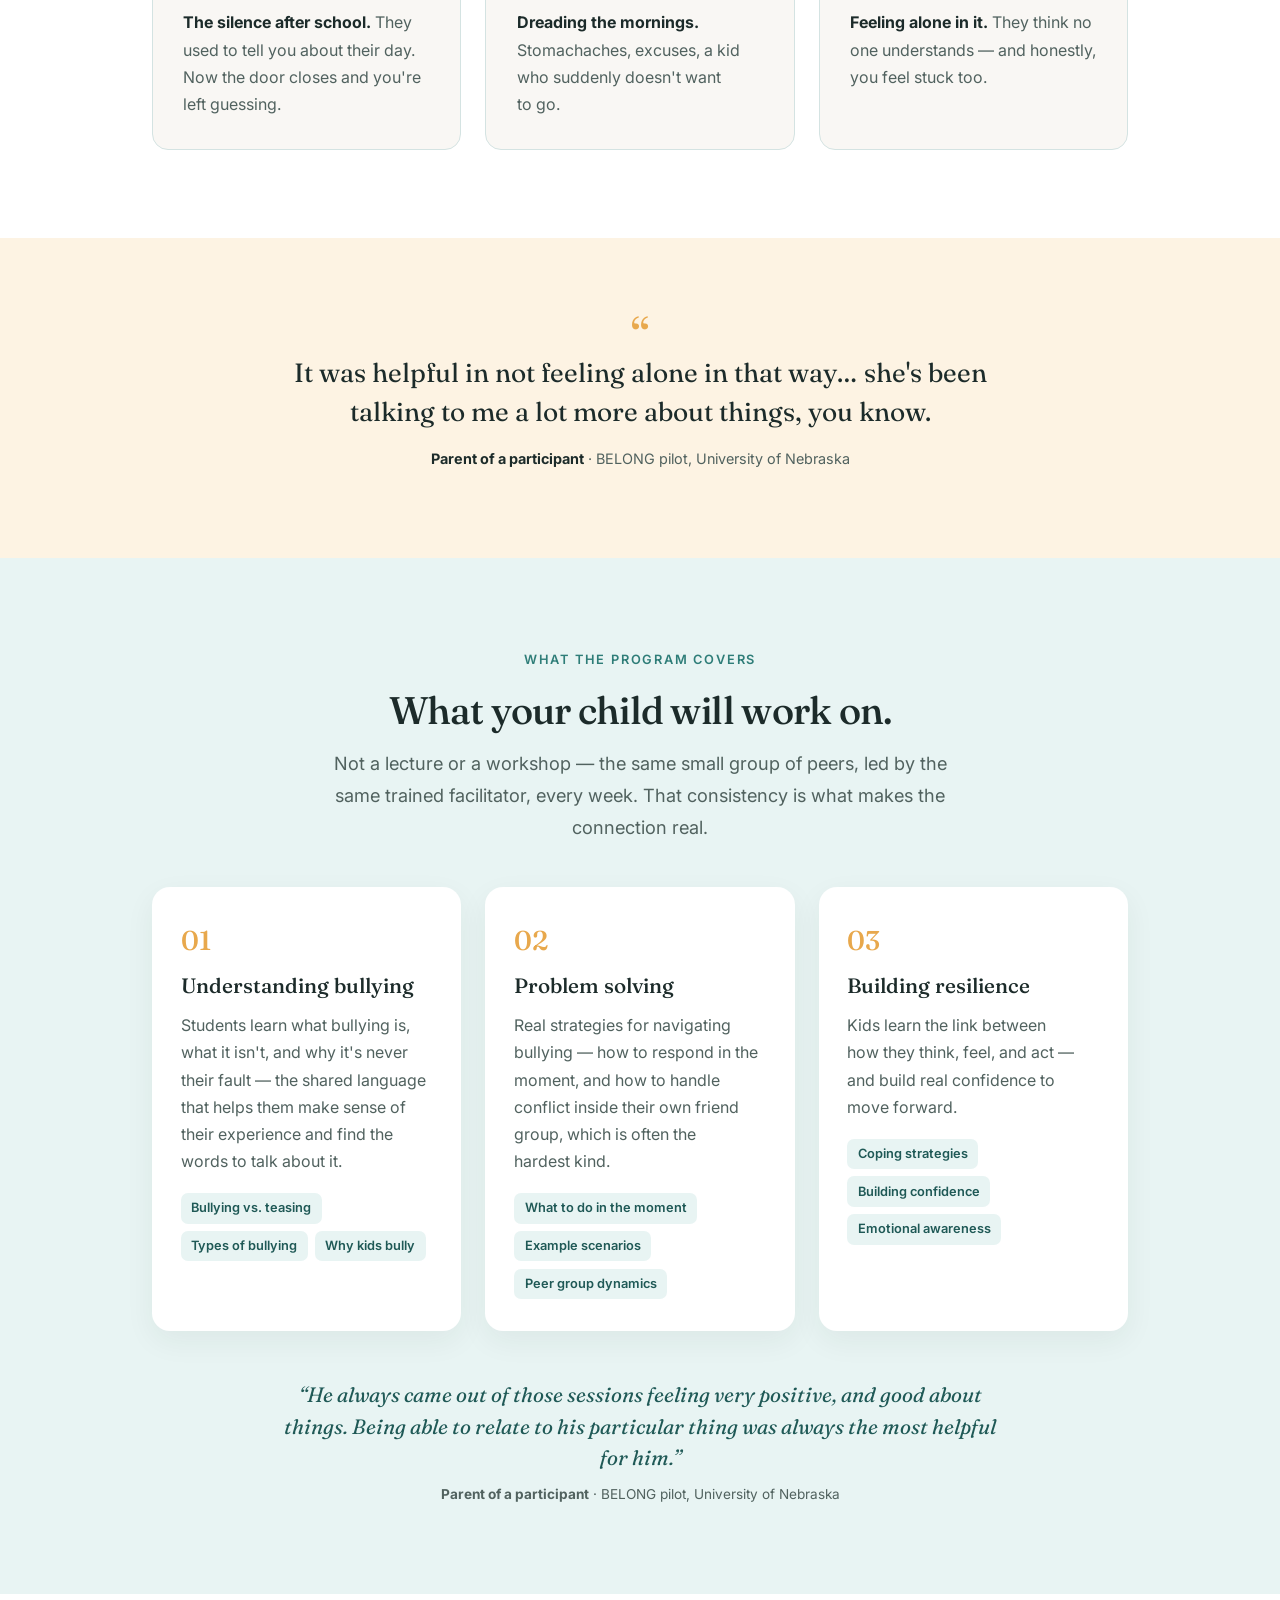
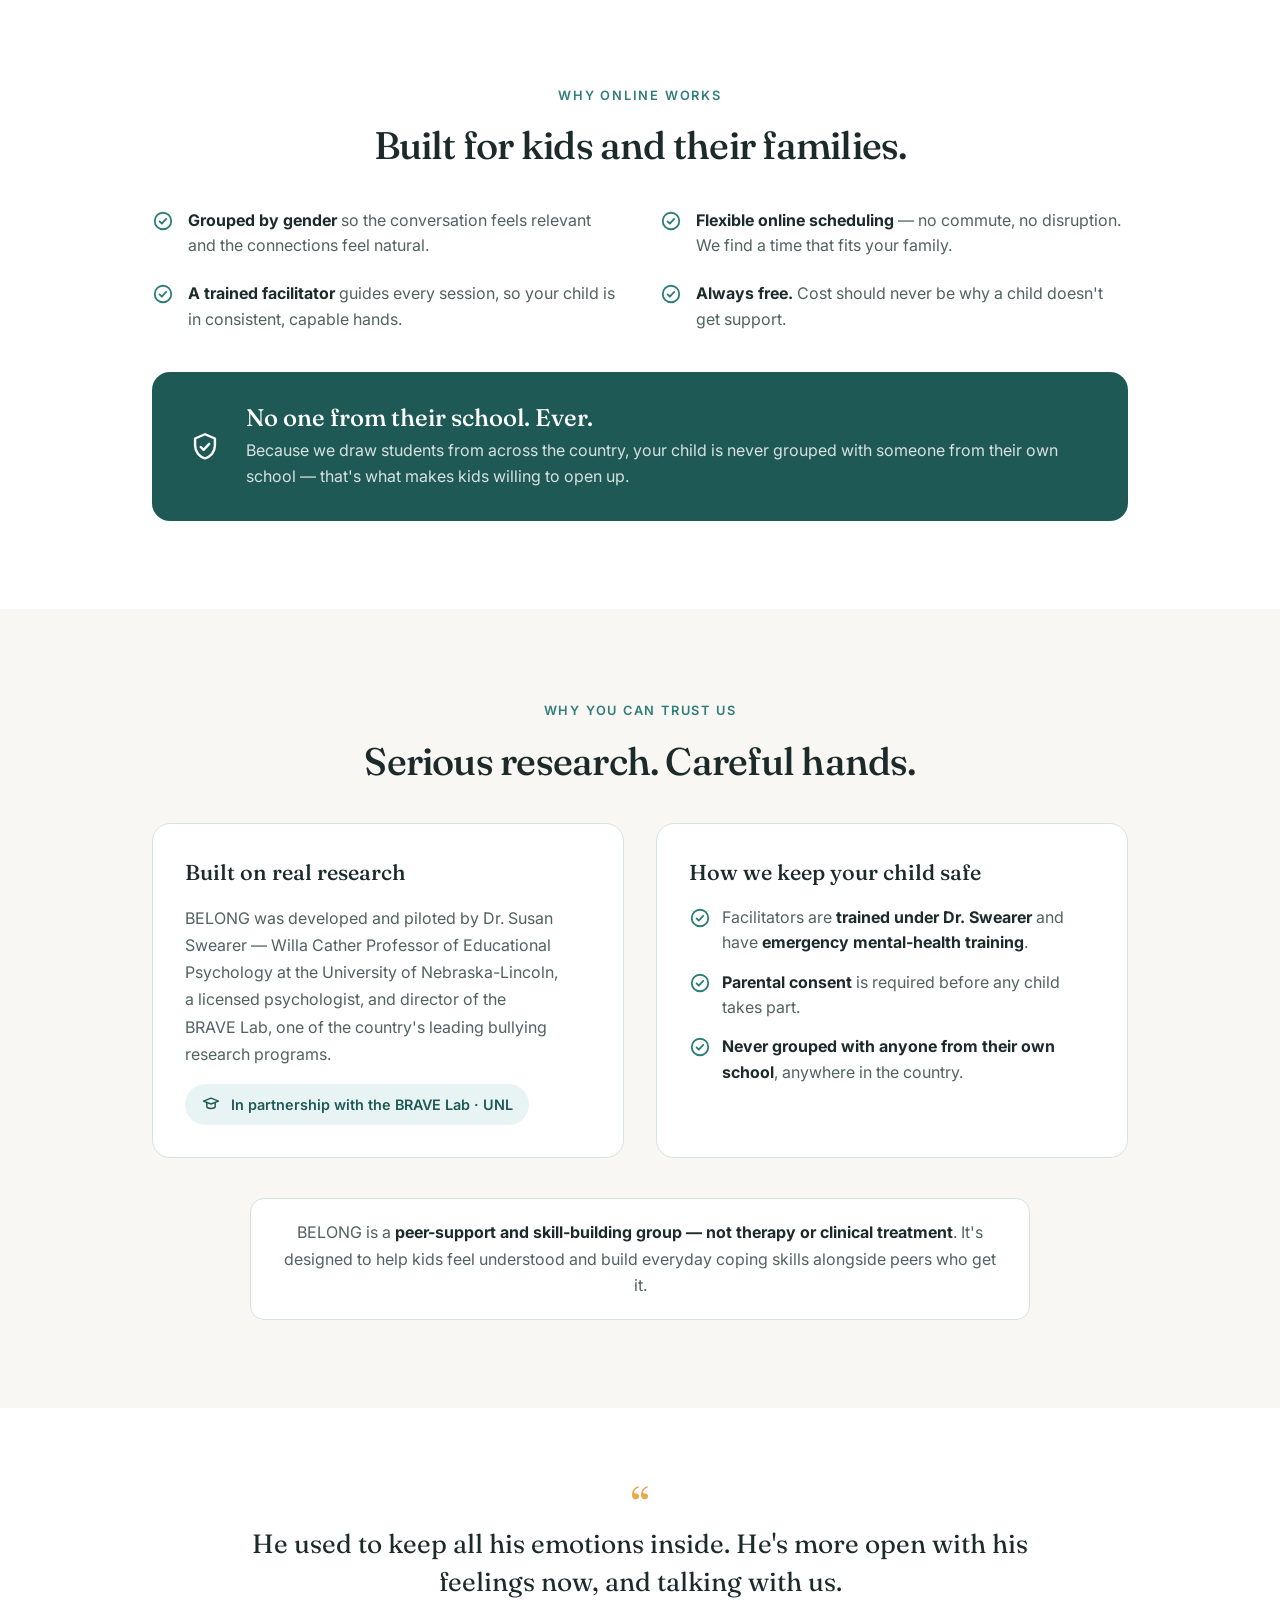
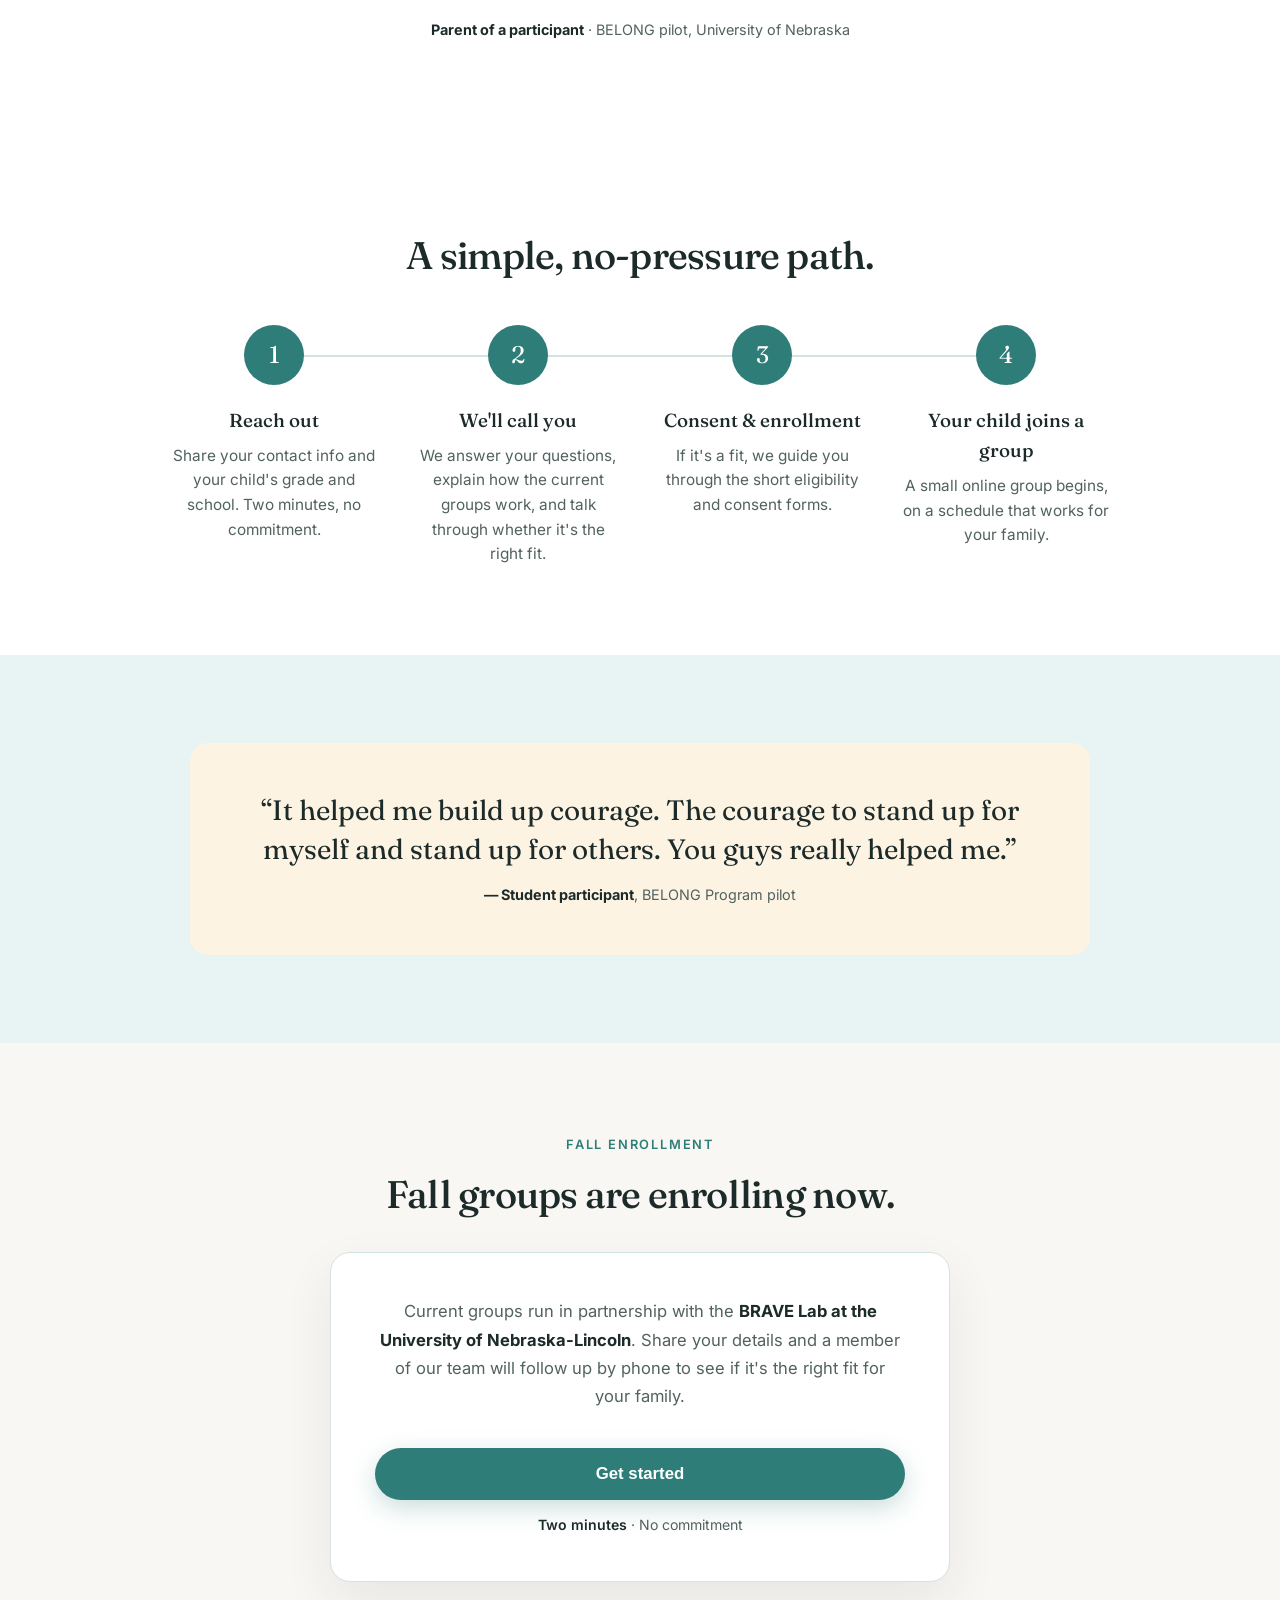
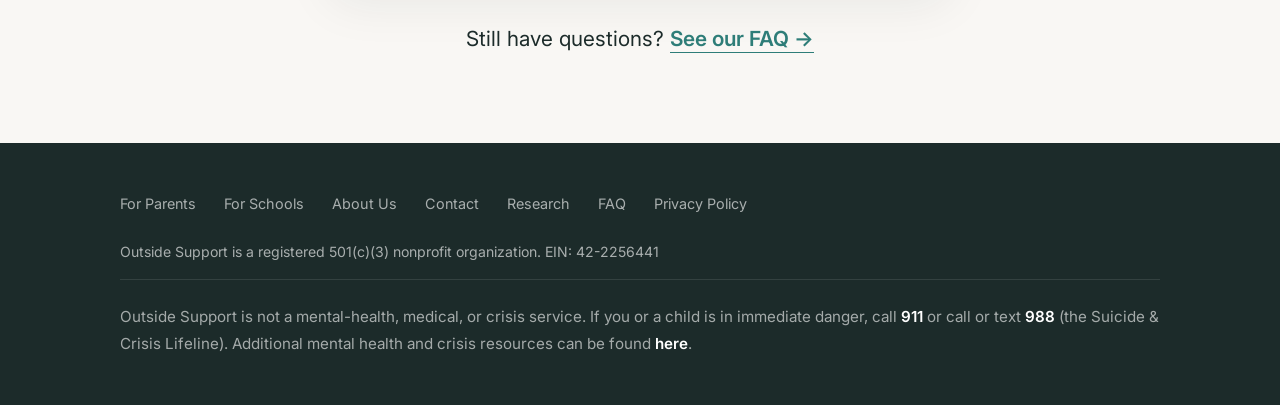
<file: preview-parents.html>
<!DOCTYPE html><html lang="en"><head><meta charset="utf-8"><meta name="robots" content="noindex,nofollow"><meta name="viewport" content="width=device-width, initial-scale=1.0">
<link href="https://fonts.googleapis.com/css2?family=Fraunces:ital,opsz,wght@0,9..144,400;0,9..144,500;1,9..144,400&family=Inter:wght@300;400;500;600;700&family=Montserrat:wght@600;700&display=swap" rel="stylesheet">
<title>For Parents — Outside Support</title>
<style>
*,*::before,*::after{box-sizing:border-box;margin:0;padding:0;}
:root{--teal:#2E7D78;--teal-dark:#1F5956;--teal-light:#E8F4F3;--amber:#E8A84C;--amber-soft:#FDF3E3;--off-white:#F9F7F4;--charcoal:#1C2B2A;--mid-gray:#51625F;--rule:#D4E3E2;}
html,body{margin:0;background:#fff;overflow-x:hidden;font-family:'Inter',system-ui,sans-serif;color:var(--charcoal);line-height:1.6;}
.wrap{max-width:1040px;margin:0 auto;padding:0 2rem;}
.fr{font-family:'Fraunces',Georgia,serif;}
nav{position:sticky;top:0;z-index:100;background:rgba(249,247,244,0.96);backdrop-filter:blur(8px);border-bottom:1px solid var(--rule);padding:0 2.5rem;height:68px;display:flex;align-items:center;justify-content:space-between;}
.nav-logo{display:flex;align-items:center;gap:.6rem;}
.nav-logo img{height:34px;}
.nav-logo .nm{font-family:'Fraunces',serif;font-weight:500;font-size:1.2rem;color:var(--teal-dark);}
.nav-links{display:flex;align-items:center;gap:1.75rem;list-style:none;}
.nav-links a{text-decoration:none;font-size:.9rem;font-weight:500;color:var(--mid-gray);}
.nav-links a.active{color:var(--teal);font-weight:600;}
.nav-cta{background:var(--teal);color:#fff !important;padding:.5rem 1.2rem;border-radius:100px;font-size:.85rem !important;font-weight:600 !important;}
.eyebrow{display:inline-flex;align-items:center;gap:.55rem;font-size:.8rem;font-weight:600;letter-spacing:.14em;text-transform:uppercase;color:var(--teal);}
.eyebrow img{height:26px;}
.btn{display:inline-flex;align-items:center;gap:.5rem;background:var(--teal);color:#fff;text-decoration:none;font-weight:600;font-size:1.05rem;padding:1rem 2.2rem;border-radius:100px;box-shadow:0 8px 24px rgba(46,125,120,.25);border:0;cursor:pointer;}
.btn:hover{background:var(--teal-dark);}
.micro{font-size:.88rem;color:var(--mid-gray);margin-top:.9rem;}
.micro b{color:var(--charcoal);font-weight:600;}
h2.sec{font-family:'Fraunces',serif;font-weight:500;font-size:2.4rem;letter-spacing:-.02em;line-height:1.15;}
.lead{font-size:1.14rem;color:var(--mid-gray);line-height:1.75;}
section{padding:5.5rem 0;}
.center{text-align:center;}
.scrollcue{margin-top:2.4rem;display:flex;justify-content:center;}
.scrollcue svg{animation:scb 1.8s ease-in-out infinite;}
@keyframes scb{0%,100%{transform:translateY(0);opacity:.45}50%{transform:translateY(6px);opacity:1}}
.hero{background:var(--off-white);padding:4rem 0 4.5rem;text-align:center;border-bottom:1px solid var(--rule);}
.hero h1{font-family:'Fraunces',serif;font-weight:500;font-size:3rem;line-height:1.13;letter-spacing:-.02em;margin:1.4rem auto 1.1rem;max-width:860px;}
.hero h1 em{font-style:normal;color:var(--teal);}
.hero p.sub{font-size:1.18rem;color:var(--mid-gray);max-width:660px;margin:0 auto 1.9rem;line-height:1.7;}
.video{position:relative;max-width:840px;margin:2.75rem auto 0;aspect-ratio:16/9;border-radius:18px;overflow:hidden;background-size:cover;background-position:center;box-shadow:0 30px 70px rgba(28,43,42,.3);}
.video .ov{position:absolute;inset:0;background:linear-gradient(0deg,rgba(28,43,42,.78),rgba(28,43,42,.04) 48%);}
.pbtn{position:absolute;left:50%;top:40%;transform:translate(-50%,-50%);width:92px;height:92px;border-radius:50%;background:rgba(255,255,255,.94);display:flex;align-items:center;justify-content:center;box-shadow:0 12px 40px rgba(0,0,0,.4);}
.pbtn::before{content:'';width:0;height:0;border-left:26px solid var(--teal-dark);border-top:16px solid transparent;border-bottom:16px solid transparent;margin-left:7px;}
.vcap{position:absolute;left:28px;bottom:22px;text-align:left;}
.vcap .k{color:var(--amber);font-weight:700;letter-spacing:.14em;text-transform:uppercase;font-size:.74rem;}
.vcap .n{font-family:'Fraunces',serif;font-size:1.3rem;font-weight:500;margin-top:.2rem;color:#fff;}
.vbadge{position:absolute;right:20px;bottom:20px;background:rgba(28,43,42,.7);color:#fff;font-size:.82rem;font-weight:600;padding:.35rem .85rem;border-radius:100px;}
.chips{display:flex;justify-content:center;gap:.7rem;flex-wrap:wrap;margin-top:2rem;}
.chip{background:#fff;border:1px solid var(--rule);border-radius:100px;padding:.55rem 1.15rem;font-size:.88rem;font-weight:600;color:var(--mid-gray);}
.ctarow{margin-top:2.6rem;}
/* empathy */
.signs{display:grid;grid-template-columns:repeat(3,1fr);gap:1.5rem;margin-top:2.75rem;text-align:left;}
.sign{background:var(--off-white);border:1px solid var(--rule);border-radius:16px;padding:1.9rem;}
.sign .ic{margin-bottom:1rem;}
.sign p{font-size:1rem;color:var(--mid-gray);line-height:1.7;}
.sign b{color:var(--charcoal);}
/* pull quotes */
.quoteband{text-align:center;}
.pullquote{max-width:780px;margin:0 auto;}
.pullquote .mk{font-family:'Fraunces',serif;font-size:3rem;color:var(--amber);line-height:.4;}
.pullquote p{font-family:'Fraunces',serif;font-size:1.65rem;line-height:1.45;color:var(--charcoal);margin:.6rem 0 1rem;}
.pullquote .att{font-size:.9rem;color:var(--mid-gray);}
.pullquote .att b{color:var(--charcoal);}
.band-amber{background:var(--amber-soft);}
/* pillars */
.band-tl{background:var(--teal-light);}
.pillars{display:grid;grid-template-columns:repeat(3,1fr);gap:1.5rem;margin-top:2.75rem;}
.pill{background:#fff;border-radius:18px;padding:2rem 1.8rem;box-shadow:0 10px 30px rgba(28,43,42,.06);text-align:left;}
.pill .no{font-family:'Fraunces',serif;font-size:1.7rem;color:var(--amber);font-weight:500;}
.pill h3{font-family:'Fraunces',serif;font-weight:500;font-size:1.3rem;margin:.4rem 0 .6rem;}
.pill p{font-size:1rem;color:var(--mid-gray);line-height:1.7;}
.inlinequote{max-width:720px;margin:3rem auto 0;text-align:center;}
.inlinequote p{font-family:'Fraunces',serif;font-style:italic;font-size:1.3rem;line-height:1.5;color:var(--teal-dark);}
.inlinequote .att{font-size:.85rem;color:var(--mid-gray);margin-top:.7rem;}
/* why */
.why{display:grid;grid-template-columns:repeat(2,1fr);gap:1.4rem 2.5rem;margin-top:2.5rem;text-align:left;}
.why-item{display:flex;gap:.9rem;align-items:flex-start;}
.why-item .ck{flex:0 0 auto;margin-top:2px;}
.why-item p{font-size:1rem;color:var(--mid-gray);line-height:1.6;text-align:left;}
.why-item b{color:var(--charcoal);}
.highlight{background:var(--teal-dark);color:#fff;border-radius:18px;padding:2rem 2.25rem;margin-top:2.5rem;display:flex;align-items:center;gap:1.5rem;text-align:left;}
.highlight .big{font-family:'Fraunces',serif;font-size:1.5rem;font-weight:500;line-height:1.2;}
.highlight .sm{color:rgba(255,255,255,.82);font-size:1rem;margin-top:.3rem;}
/* trust */
.band-off{background:var(--off-white);}
.trust-grid{display:grid;grid-template-columns:1fr 1fr;gap:2rem;margin-top:2.5rem;}
.tcard{border:1px solid var(--rule);border-radius:18px;padding:2rem;background:#fff;}
.tcard h3{font-family:'Fraunces',serif;font-weight:500;font-size:1.35rem;margin-bottom:.9rem;}
.tcard p{font-size:1rem;color:var(--mid-gray);line-height:1.7;}
.tcard ul{list-style:none;}
.tcard li{display:flex;gap:.7rem;align-items:flex-start;text-align:left;font-size:1rem;color:var(--mid-gray);line-height:1.6;margin-bottom:.85rem;}
.tcard li .ck{flex:0 0 auto;margin-top:2px;}
.tcard li b{color:var(--charcoal);}
.badge{display:inline-flex;align-items:center;gap:.6rem;background:var(--teal-light);color:var(--teal-dark);font-weight:600;font-size:.9rem;padding:.55rem 1rem;border-radius:100px;margin-top:1rem;}
.nontherapy{text-align:center;max-width:780px;margin:2.5rem auto 0;font-size:1rem;color:var(--mid-gray);background:#fff;border:1px solid var(--rule);border-radius:14px;padding:1.3rem 1.7rem;line-height:1.65;}
.nontherapy b{color:var(--charcoal);}
/* cta band */
.ctaband{background:var(--teal-dark);color:#fff;text-align:center;}
.ctaband h2{color:#fff;}
.ctaband p{color:rgba(255,255,255,.85);max-width:620px;margin:1rem auto 1.8rem;font-size:1.05rem;}
.btn-amber{background:var(--amber);color:var(--charcoal);box-shadow:0 8px 24px rgba(232,168,76,.3);}
/* steps */
.steps{display:grid;grid-template-columns:repeat(4,1fr);gap:0;margin-top:3rem;position:relative;}
.steps::before{content:'';position:absolute;top:30px;left:12.5%;right:12.5%;height:2px;background:var(--rule);}
.step{text-align:center;padding:0 1rem;position:relative;}
.step .circ{width:60px;height:60px;border-radius:50%;background:var(--teal);color:#fff;font-family:'Fraunces',serif;font-size:1.5rem;display:flex;align-items:center;justify-content:center;margin:0 auto 1.3rem;}
.step h4{font-family:'Fraunces',serif;font-weight:500;font-size:1.18rem;margin-bottom:.5rem;}
.step p{font-size:.96rem;color:var(--mid-gray);line-height:1.6;}
/* student feature */
.studentq{background:var(--amber-soft);border-radius:18px;padding:3rem;text-align:center;max-width:900px;margin:0 auto;}
.studentq p{font-family:'Fraunces',serif;font-size:1.75rem;font-weight:400;line-height:1.4;max-width:760px;margin:0 auto .9rem;}
.studentq .att{font-size:.9rem;color:var(--mid-gray);}
.studentq .att b{color:var(--charcoal);}
/* form */
.formcard{max-width:620px;margin:0 auto;background:#fff;border:1px solid var(--rule);border-radius:20px;padding:2.75rem;box-shadow:0 20px 50px rgba(28,43,42,.08);}
.formcard .blurb{font-size:1.04rem;color:var(--mid-gray);line-height:1.7;text-align:center;margin-bottom:1.75rem;}
.formcard .blurb b{color:var(--charcoal);}
.field{margin-bottom:1.1rem;}
.field label{display:block;font-size:.88rem;font-weight:600;color:var(--charcoal);margin-bottom:.4rem;}
.field input,.field select{width:100%;border:1px solid var(--rule);border-radius:10px;padding:.9rem 1rem;font-size:1rem;font-family:inherit;background:#fff;color:var(--charcoal);}
.row2{display:grid;grid-template-columns:1fr 1fr;gap:1.1rem;}
.formcard .btn{width:100%;justify-content:center;margin-top:.6rem;}
.formnote{text-align:center;font-size:.86rem;color:var(--mid-gray);margin-top:.9rem;}
footer{background:var(--charcoal);color:rgba(255,255,255,.62);padding:3rem 2.5rem;}
.foot-in{max-width:1040px;margin:0 auto;}
.foot-links{display:flex;gap:1.75rem;list-style:none;flex-wrap:wrap;margin-bottom:1.5rem;}
.foot-links a{color:rgba(255,255,255,.62);text-decoration:none;font-size:.9rem;}
.disc{font-size:.95rem;line-height:1.75;color:rgba(255,255,255,.6);border-top:1px solid rgba(255,255,255,.1);padding-top:1.5rem;margin-top:1rem;}
.disc a{color:#fff;font-weight:600;}
.optlabel{background:#111;color:#fff;font-size:.78rem;font-weight:700;letter-spacing:.1em;text-transform:uppercase;padding:.5rem 1rem;text-align:center;}
#stage{width:100%;}@media (max-width:980px){nav{flex-wrap:wrap;height:auto;padding:.7rem 1.25rem;gap:.5rem;}.nav-logo{flex:0 0 auto;}.nav-links{width:100%;flex-wrap:wrap;gap:.45rem .9rem;}.nav-links a{font-size:.8rem;}.hero h1{font-size:2.4rem;}.signs,.pillars,.trust-grid,.why{grid-template-columns:1fr;}.steps{grid-template-columns:1fr 1fr;}.steps::before{display:none;}.row2{grid-template-columns:1fr;}}@media (max-width:560px){.hero h1{font-size:2rem;}.steps{grid-template-columns:1fr;}section{padding:3.4rem 0;}h2.sec{font-size:1.85rem;}.formcard{padding:1.6rem;}.highlight{flex-direction:column;align-items:flex-start;}}h1,h2{text-wrap:balance;}p,li,.hero p.sub,.lead{text-wrap:pretty;}.pilltags{display:flex;flex-wrap:wrap;gap:.45rem;margin-top:1.1rem;}.pilltags span{background:var(--teal-light);color:var(--teal-dark);font-size:.8rem;font-weight:600;padding:.32rem .65rem;border-radius:7px;}.nav-logo .nm{font-family:'Montserrat',sans-serif;font-weight:700;letter-spacing:-.01em;}.faqnudge{text-align:center;margin-top:2.5rem;font-size:1.3rem;color:var(--charcoal);}.faqnudge a{color:var(--teal);font-weight:600;text-decoration:none;border-bottom:1px solid var(--teal);padding-bottom:1px;}</style></head><body><div id="stage"><nav><div class="nav-logo"><img src="[data-uri]"><span class="nm">Outside Support</span></div><ul class="nav-links"><li><a>Home</a></li><li><a class="active">For Parents</a></li><li><a>For Schools</a></li><li><a>About Us</a></li><li><a class="nav-cta" style="cursor:pointer" onclick="openFP()">Get started</a></li></ul></nav><section class="hero"><div class="wrap">
<div class="eyebrow" style="justify-content:center;"><img src="[data-uri]">For Parents &amp; Caregivers</div>
<h1>You want to help your child. <em>We're here to help you do that.</em></h1>
<p class="sub">When a child is being bullied, parents often feel just as stuck as their kid — unsure what to do, worried about making it worse. BELONG gives your child a safe place to build real skills and connect with peers who truly understand.</p>
<div class="video" style="background-image:url('[data-uri]')"><div class="ov"></div><div class="pbtn"></div>
<div class="vcap"><div class="k">A message from our CEO</div><div class="n">Molly McCarthy, Chief Executive Officer</div></div><div class="vbadge">▶ 0:57</div></div>
<div class="chips"><span class="chip">Small online groups</span><span class="chip">Grades 6–8</span><span class="chip">Facilitator-led</span><span class="chip">Free</span></div>
<div class="ctarow"><a class="btn" style="cursor:pointer" onclick="openFP()">Get started</a></div>
<div class="micro"><b>Two minutes</b> · No commitment</div>
<div class="scrollcue"><svg width="26" height="26" viewBox="0 0 24 24" fill="none" stroke="#51625F" stroke-width="2" stroke-linecap="round" stroke-linejoin="round"><path d="M6 9l6 6 6-6"/></svg></div>
</div></section><section><div class="wrap center">
<h2 class="sec" style="max-width:720px;margin:0 auto;">You know something's wrong. You're not sure how to help.</h2>
<div class="signs">
<div class="sign"><div class="ic"><svg width="34" height="34" viewBox="0 0 24 24" fill="none" stroke="#2E7D78" stroke-width="1.7" stroke-linecap="round" stroke-linejoin="round" style="display:block"><path d="M21 11.5a8.5 8.5 0 0 1-11.9 7.8L4 21l1.7-5.1A8.5 8.5 0 1 1 21 11.5z"/></svg></div><p><b>The silence after school.</b> They used to tell you about their day. Now the door closes and you're left guessing.</p></div>
<div class="sign"><div class="ic"><svg width="34" height="34" viewBox="0 0 24 24" fill="none" stroke="#2E7D78" stroke-width="1.7" stroke-linecap="round" stroke-linejoin="round" style="display:block"><circle cx="12" cy="12" r="9"/><path d="M12 7.5V12l3 1.8"/></svg></div><p><b>Dreading the mornings.</b> Stomachaches, excuses, a kid who suddenly doesn't want to go.</p></div>
<div class="sign"><div class="ic"><svg width="34" height="34" viewBox="0 0 24 24" fill="none" stroke="#2E7D78" stroke-width="1.7" stroke-linecap="round" stroke-linejoin="round" style="display:block"><path d="M12 20s-7-4.4-9.3-8.6C1.2 8.3 2.6 5 5.8 5c2 0 3.2 1.3 4.2 2.6C11 6.3 12.2 5 14.2 5c3.2 0 4.6 3.3 3.1 6.4C19 15.6 12 20 12 20z"/></svg></div><p><b>Feeling alone in it.</b> They think no one understands — and honestly, you feel stuck too.</p></div>
</div></div></section><section class="band-amber quoteband"><div class="wrap"><div class="pullquote">
<div class="mk">&ldquo;</div>
<p>It was helpful in not feeling alone in that way… she's been talking to me a lot more about things, you know.</p>
<div class="att"><b>Parent of a participant</b> · BELONG pilot, University of Nebraska</div>
</div></div></section><section class="band-tl"><div class="wrap center">
<div class="eyebrow" style="justify-content:center;">What the program covers</div>
<h2 class="sec" style="margin-top:1rem;">What your child will work on.</h2>
<p class="lead" style="max-width:700px;margin:1rem auto 0;">Not a lecture or a workshop — the same small group of peers, led by the same trained facilitator, every week. That consistency is what makes the connection real.</p>
<div class="pillars">
<div class="pill"><div class="no">01</div><h3>Understanding bullying</h3><p>Students learn what bullying is, what it isn't, and why it's never their fault — the shared language that helps them make sense of their experience and find the words to talk about it.</p><div class="pilltags"><span>Bullying vs. teasing</span><span>Types of bullying</span><span>Why kids bully</span></div></div>
<div class="pill"><div class="no">02</div><h3>Problem solving</h3><p>Real strategies for navigating bullying — how to respond in the moment, and how to handle conflict inside their own friend group, which is often the hardest kind.</p><div class="pilltags"><span>What to do in the moment</span><span>Example scenarios</span><span>Peer group dynamics</span></div></div>
<div class="pill"><div class="no">03</div><h3>Building resilience</h3><p>Kids learn the link between how they think, feel, and act — and build real confidence to move forward.</p><div class="pilltags"><span>Coping strategies</span><span>Building confidence</span><span>Emotional awareness</span></div></div>
</div>
<div class="inlinequote"><p>&ldquo;He always came out of those sessions feeling very positive, and good about things. Being able to relate to his particular thing was always the most helpful for him.&rdquo;</p><div class="att"><b>Parent of a participant</b> · BELONG pilot, University of Nebraska</div></div>
</div></section><section><div class="wrap">
<div class="center"><div class="eyebrow" style="justify-content:center;">Why online works</div>
<h2 class="sec" style="margin-top:1rem;">Built for kids and their families.</h2></div>
<div class="why">
<div class="why-item"><span class="ck"><svg width="22" height="22" viewBox="0 0 24 24" fill="none" stroke="#2E7D78" stroke-width="2" stroke-linecap="round" stroke-linejoin="round" style="display:block"><circle cx="12" cy="12" r="9"/><path d="M8.3 12.4l2.4 2.4 4.8-5.1"/></svg></span><p><b>Grouped by gender</b> so the conversation feels relevant and the connections feel natural.</p></div>
<div class="why-item"><span class="ck"><svg width="22" height="22" viewBox="0 0 24 24" fill="none" stroke="#2E7D78" stroke-width="2" stroke-linecap="round" stroke-linejoin="round" style="display:block"><circle cx="12" cy="12" r="9"/><path d="M8.3 12.4l2.4 2.4 4.8-5.1"/></svg></span><p><b>Flexible online scheduling</b> — no commute, no disruption. We find a time that fits your family.</p></div>
<div class="why-item"><span class="ck"><svg width="22" height="22" viewBox="0 0 24 24" fill="none" stroke="#2E7D78" stroke-width="2" stroke-linecap="round" stroke-linejoin="round" style="display:block"><circle cx="12" cy="12" r="9"/><path d="M8.3 12.4l2.4 2.4 4.8-5.1"/></svg></span><p><b>A trained facilitator</b> guides every session, so your child is in consistent, capable hands.</p></div>
<div class="why-item"><span class="ck"><svg width="22" height="22" viewBox="0 0 24 24" fill="none" stroke="#2E7D78" stroke-width="2" stroke-linecap="round" stroke-linejoin="round" style="display:block"><circle cx="12" cy="12" r="9"/><path d="M8.3 12.4l2.4 2.4 4.8-5.1"/></svg></span><p><b>Always free.</b> Cost should never be why a child doesn't get support.</p></div>
</div>
<div class="highlight"><div style="line-height:0;"><svg width="34" height="34" viewBox="0 0 24 24" fill="none" stroke="#ffffff" stroke-width="1.7" stroke-linecap="round" stroke-linejoin="round" style="display:block"><path d="M12 3l7 3v5c0 4.4-3 8.1-7 9-4-.9-7-4.6-7-9V6l7-3z"/><path d="M9 12l2 2 4-4.2"/></svg></div><div><div class="big">No one from their school. Ever.</div><div class="sm">Because we draw students from across the country, your child is never grouped with someone from their own school — that's what makes kids willing to open up.</div></div></div>
</div></section><section class="band-off"><div class="wrap">
<div class="center"><div class="eyebrow" style="justify-content:center;">Why you can trust us</div>
<h2 class="sec" style="margin-top:1rem;">Serious research. Careful hands.</h2></div>
<div class="trust-grid">
<div class="tcard"><h3>Built on real research</h3>
<p>BELONG was developed and piloted by Dr. Susan Swearer — Willa Cather Professor of Educational Psychology at the University of Nebraska-Lincoln, a licensed psychologist, and director of the BRAVE Lab, one of the country's leading bullying research programs.</p>
<div class="badge"><svg width="20" height="20" viewBox="0 0 24 24" fill="none" stroke="#1F5956" stroke-width="1.8" stroke-linecap="round" stroke-linejoin="round" style="display:block"><path d="M3 8.5L12 5l9 3.5-9 3.5-9-3.5z"/><path d="M7 10.5V15c0 1.1 2.2 2.3 5 2.3s5-1.2 5-2.3v-4.5"/></svg> In partnership with the BRAVE Lab · UNL</div></div>
<div class="tcard"><h3>How we keep your child safe</h3><ul>
<li><span class="ck"><svg width="22" height="22" viewBox="0 0 24 24" fill="none" stroke="#2E7D78" stroke-width="2" stroke-linecap="round" stroke-linejoin="round" style="display:block"><circle cx="12" cy="12" r="9"/><path d="M8.3 12.4l2.4 2.4 4.8-5.1"/></svg></span><span>Facilitators are <b>trained under Dr. Swearer</b> and have <b>emergency mental-health training</b>.</span></li>
<li><span class="ck"><svg width="22" height="22" viewBox="0 0 24 24" fill="none" stroke="#2E7D78" stroke-width="2" stroke-linecap="round" stroke-linejoin="round" style="display:block"><circle cx="12" cy="12" r="9"/><path d="M8.3 12.4l2.4 2.4 4.8-5.1"/></svg></span><span><b>Parental consent</b> is required before any child takes part.</span></li>
<li><span class="ck"><svg width="22" height="22" viewBox="0 0 24 24" fill="none" stroke="#2E7D78" stroke-width="2" stroke-linecap="round" stroke-linejoin="round" style="display:block"><circle cx="12" cy="12" r="9"/><path d="M8.3 12.4l2.4 2.4 4.8-5.1"/></svg></span><span><b>Never grouped with anyone from their own school</b>, anywhere in the country.</span></li>
</ul></div>
</div>
<div class="nontherapy">BELONG is a <b>peer-support and skill-building group — not therapy or clinical treatment</b>. It's designed to help kids feel understood and build everyday coping skills alongside peers who get it.</div>
</div></section><section class="quoteband"><div class="wrap"><div class="pullquote">
<div class="mk">&ldquo;</div>
<p>He used to keep all his emotions inside. He's more open with his feelings now, and talking with us.</p>
<div class="att"><b>Parent of a participant</b> · BELONG pilot, University of Nebraska</div>
</div></div></section><section><div class="wrap center">
<h2 class="sec" style="margin-top:1rem;">A simple, no-pressure path.</h2>
<div class="steps">
<div class="step"><div class="circ">1</div><h4>Reach out</h4><p>Share your contact info and your child's grade and school. Two minutes, no commitment.</p></div>
<div class="step"><div class="circ">2</div><h4>We'll call you</h4><p>We answer your questions, explain how the current groups work, and talk through whether it's the right fit.</p></div>
<div class="step"><div class="circ">3</div><h4>Consent &amp; enrollment</h4><p>If it's a fit, we guide you through the short eligibility and consent forms.</p></div>
<div class="step"><div class="circ">4</div><h4>Your child joins a group</h4><p>A small online group begins, on a schedule that works for your family.</p></div>
</div></div></section><section class="band-tl"><div class="wrap"><div class="studentq">
<p class="fr">&ldquo;It helped me build up courage. The courage to stand up for myself and stand up for others. You guys really helped me.&rdquo;</p>
<div class="att"><b>— Student participant</b>, BELONG Program pilot</div>
</div></div></section><section class="band-off" id="form"><div class="wrap">
<div class="center"><div class="eyebrow" style="justify-content:center;">Fall enrollment</div>
<h2 class="sec" style="margin-top:1rem;">Fall groups are enrolling now.</h2></div>
<div class="formcard" style="margin-top:2.25rem;">
<p class="blurb">Current groups run in partnership with the <b>BRAVE Lab at the University of Nebraska-Lincoln</b>. Share your details and a member of our team will follow up by phone to see if it's the right fit for your family.</p>
<div id="fp-toggle" class="center">
<button class="btn" onclick="openFP()">Get started</button>
<div class="micro" style="margin-top:.9rem;"><b>Two minutes</b> · No commitment</div>
</div>
<div id="fp-fields" style="display:none;">
<div class="row2"><div class="field"><label>Your name</label><input placeholder="First and last name"></div><div class="field"><label>Email address</label><input placeholder="you@email.com"></div></div>
<div class="row2"><div class="field"><label>Phone number</label><input placeholder="(000) 000-0000"></div><div class="field"><label>Child's grade</label><select><option>Select grade</option><option>6th grade</option><option>7th grade</option><option>8th grade</option><option>Other</option></select></div></div>
<div class="field"><label>Child's school</label><input placeholder="School name"></div>
<button class="btn">Submit</button>
<div class="formnote">Two minutes · No commitment · A real person follows up by phone</div>
</div>
</div>
<div class="faqnudge">Still have questions? <a>See our FAQ &rarr;</a></div>
</div></section><footer><div class="foot-in">
<ul class="foot-links"><li><a>For Parents</a></li><li><a>For Schools</a></li><li><a>About Us</a></li><li><a>Contact</a></li><li><a>Research</a></li><li><a>FAQ</a></li><li><a>Privacy Policy</a></li></ul>
<div style="font-size:.88rem;">Outside Support is a registered 501(c)(3) nonprofit organization. EIN: 42-2256441</div>
<div class="disc">Outside Support is not a mental-health, medical, or crisis service. If you or a child is in immediate danger, call <a>911</a> or call or text <a>988</a> (the Suicide &amp; Crisis Lifeline). Additional mental health and crisis resources can be found <a>here</a>.</div>
</div></footer></div><script>function openFP(){var f=document.getElementById("fp-fields"),t=document.getElementById("fp-toggle");if(f)f.style.display="block";if(t)t.style.display="none";var s=document.getElementById("form");if(s)s.scrollIntoView({behavior:"smooth"});}</script></body></html>
</file>
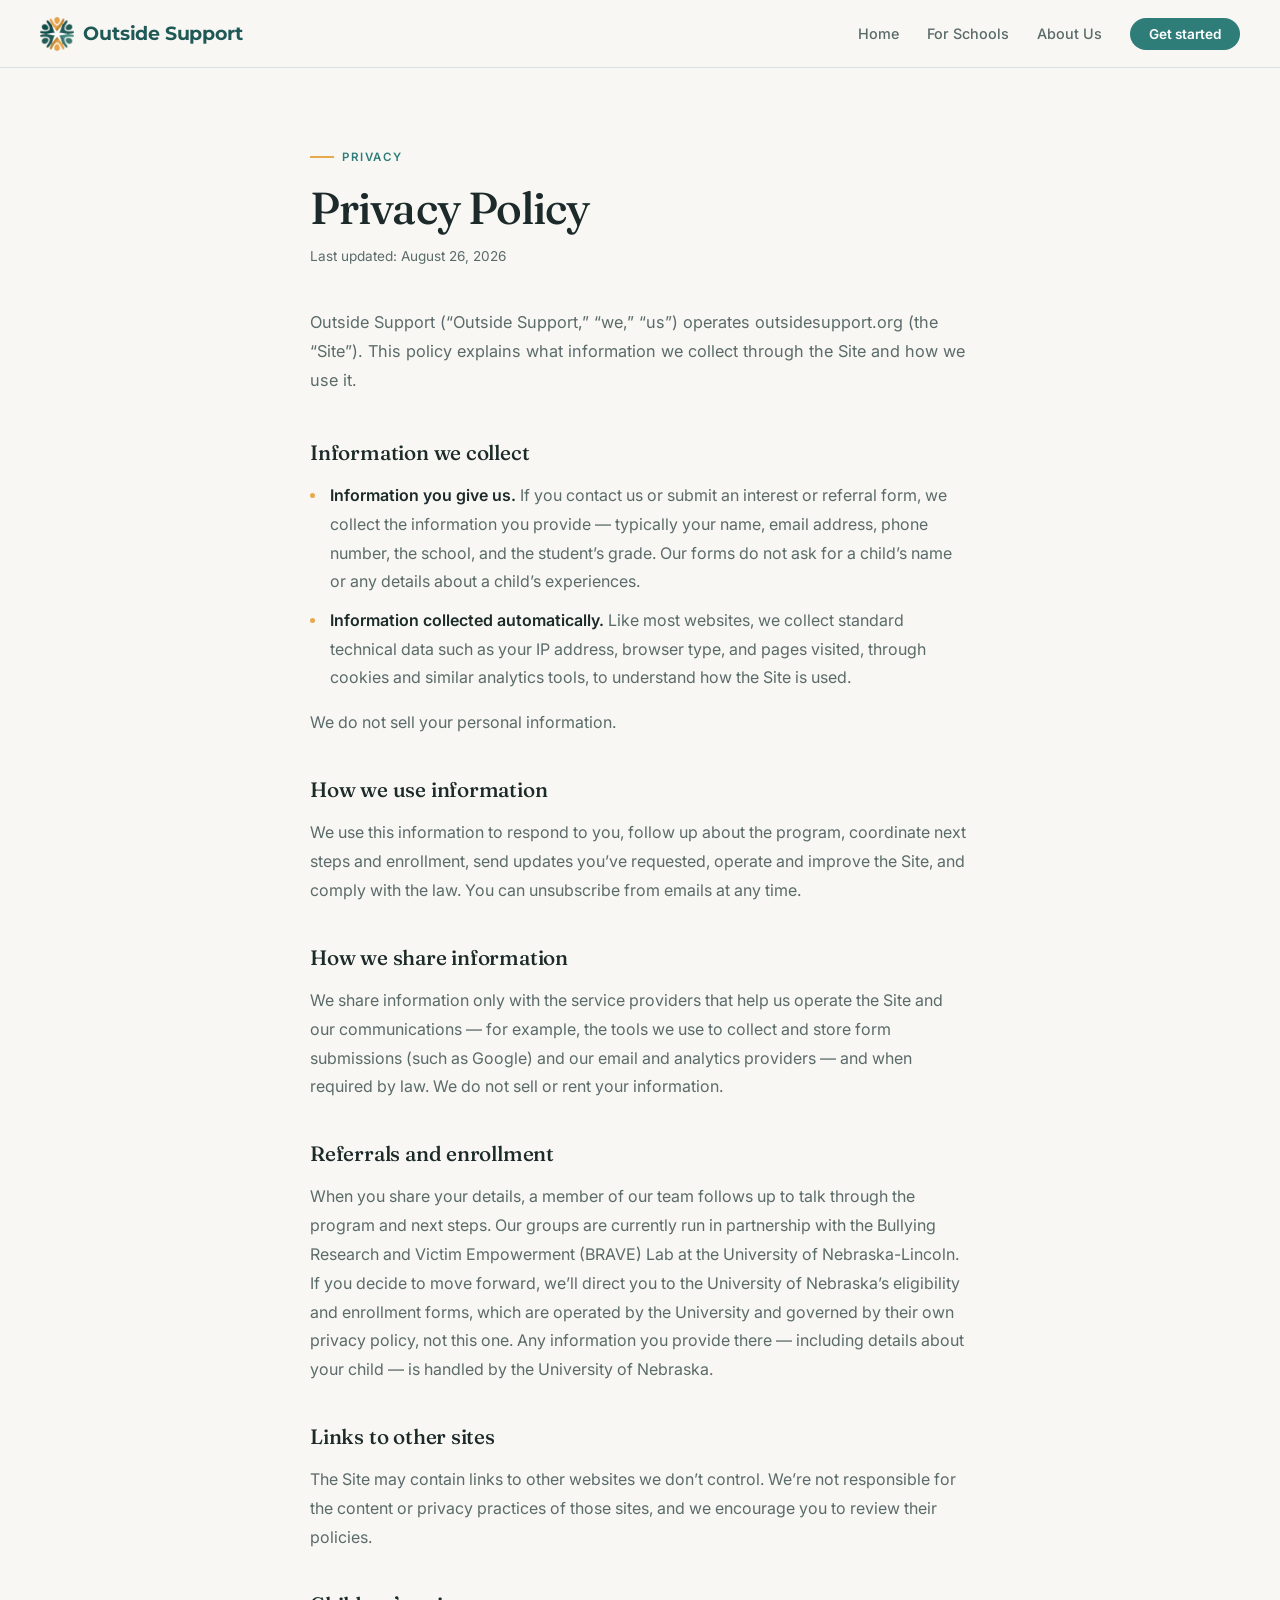
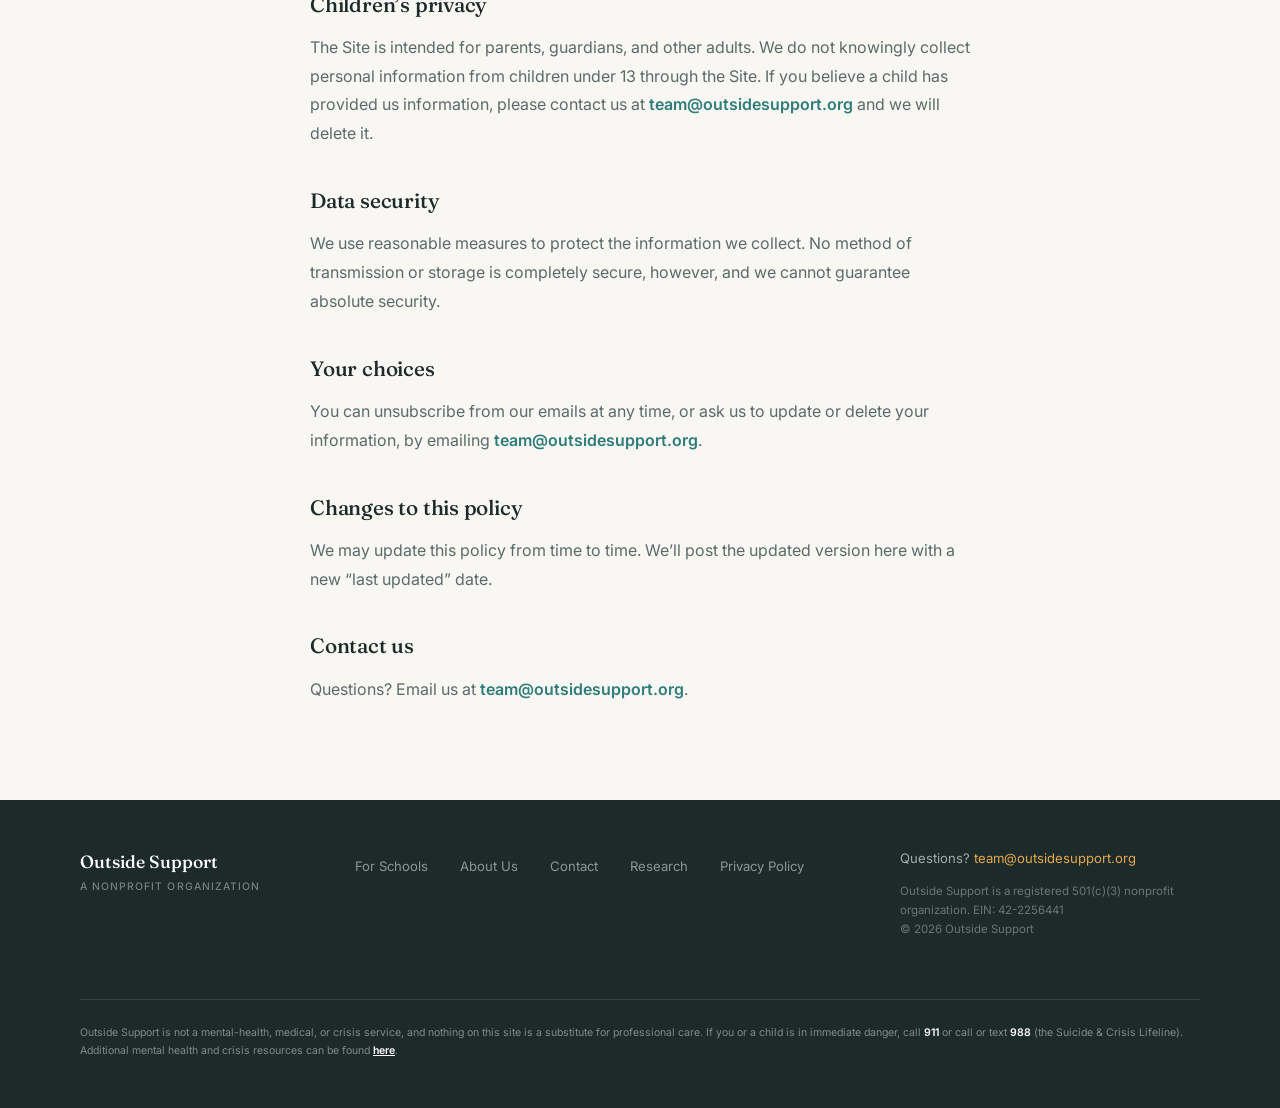
<file: privacy.html>
<!DOCTYPE html>
<html lang="en">
<head>
  <meta charset="UTF-8" />
  <meta name="viewport" content="width=device-width, initial-scale=1.0" />
  <title>Privacy Policy — Outside Support</title>
  <meta name="robots" content="noindex" />
  <link href="https://fonts.googleapis.com/css2?family=Fraunces:ital,opsz,wght@0,9..144,300;0,9..144,500;0,9..144,600;1,9..144,300&family=Inter:wght@300;400;500;600&family=Montserrat:wght@600;700&display=swap" rel="stylesheet" />
  <link rel="icon" type="image/png" href="favicon.png?v=3" />
  <link rel="stylesheet" href="contact.css?v=4" />
  <script src="contact-config.js" defer></script>
  <script src="contact.js" defer></script>
  <style>
    *, *::before, *::after { box-sizing: border-box; margin: 0; padding: 0; }
    :root {
      --teal:#2E7D78; --teal-dark:#1F5956; --teal-light:#E8F4F3; --amber:#E8A84C;
      --amber-soft:#FDF3E3; --off-white:#F9F7F4; --charcoal:#1C2B2A; --mid-gray:#5A6B6A; --rule:#D4E3E2;
    }
    html { scroll-behavior: smooth; }
    body { font-family:'Inter',sans-serif; background:var(--off-white); color:var(--charcoal); font-size:16px; line-height:1.6; -webkit-font-smoothing:antialiased; display:flex; flex-direction:column; min-height:100vh; }
    main { flex: 1; }

    nav { position:fixed; top:0; left:0; right:0; z-index:100; background:rgba(249,247,244,0.95); backdrop-filter:blur(8px); border-bottom:1px solid var(--rule); padding:0 2rem; height:64px; display:flex; align-items:center; justify-content:space-between; }
    .nav-logo { display:flex; flex-direction:column; line-height:1.1; text-decoration:none; }
    .nav-logo-main { font-family:'Fraunces',serif; font-weight:500; font-size:1.2rem; color:var(--teal-dark); letter-spacing:-0.01em; }
    .nav-logo-sub { font-size:0.65rem; font-weight:500; letter-spacing:0.1em; text-transform:uppercase; color:var(--mid-gray); }
    .nav-links { display:flex; align-items:center; gap:2rem; list-style:none; }
    .nav-links a { text-decoration:none; font-size:0.85rem; font-weight:500; color:var(--mid-gray); transition:color 0.2s; }
    .nav-links a:hover { color:var(--teal); }
    .nav-cta { background:var(--teal); color:#fff !important; padding:0.45rem 1.1rem; border-radius:100px; font-size:0.82rem !important; font-weight:600 !important; }
    .nav-cta:hover { background:var(--teal-dark) !important; }

    .page-hero { margin-top:64px; padding:5rem 5rem 2.5rem; max-width:820px; margin-left:auto; margin-right:auto; }
    .page-eyebrow { font-size:0.72rem; font-weight:600; letter-spacing:0.14em; text-transform:uppercase; color:var(--teal); margin-bottom:1rem; display:flex; align-items:center; gap:0.5rem; }
    .page-eyebrow::before { content:''; display:block; width:24px; height:2px; background:var(--amber); }
    .page-hero h1 { font-family:'Fraunces',serif; font-size:clamp(2rem,4vw,2.8rem); font-weight:500; line-height:1.15; letter-spacing:-0.02em; color:var(--charcoal); margin-bottom:0.75rem; }
    .page-hero .updated { font-size:0.85rem; color:var(--mid-gray); }

    .legal { max-width:820px; margin:0 auto; padding:0 5rem 5rem; }
    .legal .lede { font-size:1.02rem; color:var(--mid-gray); line-height:1.8; margin-bottom:2.5rem; }
    .legal h2 { font-family:'Fraunces',serif; font-size:1.3rem; font-weight:500; color:var(--charcoal); letter-spacing:-0.01em; margin:2.25rem 0 0.75rem; }
    .legal p { color:var(--mid-gray); line-height:1.8; margin-bottom:1rem; }
    .legal ul { list-style:none; margin:0 0 1rem; padding:0; }
    .legal li { position:relative; padding-left:1.25rem; color:var(--mid-gray); line-height:1.8; margin-bottom:0.6rem; }
    .legal li::before { content:''; position:absolute; left:0; top:0.75rem; width:5px; height:5px; border-radius:50%; background:var(--amber); }
    .legal strong { color:var(--charcoal); font-weight:600; }
    .legal a { color:var(--teal); font-weight:600; text-decoration:none; }
    .legal a:hover { color:var(--teal-dark); }

    footer { background:var(--charcoal); color:rgba(255,255,255,0.6); padding:3rem 5rem; display:flex; align-items:flex-start; justify-content:space-between; gap:2rem; flex-wrap:wrap; }
    .footer-logo { font-family:'Fraunces',serif; font-size:1.1rem; font-weight:500; color:#fff; }
    .footer-logo span { display:block; font-family:'Inter',sans-serif; font-size:0.65rem; font-weight:500; letter-spacing:0.1em; text-transform:uppercase; color:rgba(255,255,255,0.4); margin-top:0.2rem; }
    .footer-links { display:flex; gap:2rem; list-style:none; padding-top:0.35rem; flex-wrap:wrap; }
    .footer-links a { text-decoration:none; color:rgba(255,255,255,0.5); font-size:0.82rem; transition:color 0.2s; }
    .footer-links a:hover { color:#fff; }
    .footer-contact { font-size:0.82rem; max-width:300px; }
    .footer-contact a { color:var(--amber); text-decoration:none; }
    .footer-legal { margin-top:0.85rem; font-size:0.72rem; line-height:1.65; color:rgba(255,255,255,0.35); }

    @media (max-width:900px) {
      nav { padding:0.7rem 1.25rem 0.85rem; height:auto; min-height:64px; flex-wrap:wrap; align-items:flex-start; gap:0.75rem; }
      .nav-logo { flex:0 0 100%; }
      .nav-links { display:flex; width:100%; flex-wrap:wrap; gap:0.45rem 0.85rem; }
      .nav-links a { white-space:nowrap; font-size:0.76rem; }
      .page-hero { margin-top:124px; padding:3rem 1.75rem 2rem; }
      .legal { padding:0 1.75rem 4rem; }
      footer { padding:2.5rem 1.75rem; flex-direction:column; align-items:flex-start; gap:1.5rem; }
      .footer-links { gap:1rem; padding-top:0; }
    }
  
/* === Unified site nav (matches homepage) === */
nav{position:sticky;top:0;left:auto;right:auto;z-index:100;background:rgba(249,247,244,0.96);backdrop-filter:blur(8px);border-bottom:1px solid var(--rule);padding:0 2.5rem;height:68px;min-height:0;display:flex;align-items:center;justify-content:space-between;flex-wrap:nowrap;gap:0;}
.nav-logo{display:flex;flex-direction:row;align-items:center;gap:.6rem;flex:0 0 auto;text-decoration:none;line-height:1.1;}
.nav-logo img{height:34px;width:auto;}
.nav-logo .nm{font-family:'Montserrat',sans-serif;font-weight:700;letter-spacing:-.01em;font-size:1.2rem;color:var(--teal-dark);}
.nav-links{display:flex;align-items:center;gap:1.75rem;list-style:none;width:auto;flex-wrap:nowrap;padding-bottom:0;}
.nav-links a{text-decoration:none;font-size:.9rem;font-weight:500;color:var(--mid-gray);cursor:pointer;white-space:nowrap;transition:color .2s;}
.nav-links a:hover{color:var(--teal);}
.nav-links a.active{color:var(--teal-dark);font-weight:600;position:relative;}
.nav-links a.active::after{content:"";position:absolute;left:0;right:0;bottom:-6px;height:3px;border-radius:2px;background:var(--amber);}
.nav-cta{background:var(--teal);color:#fff !important;padding:.5rem 1.2rem;border-radius:100px;font-size:.85rem !important;font-weight:600 !important;}
.nav-cta:hover{background:var(--teal-dark) !important;}
.page-hero{margin-top:0 !important;}
@media (max-width:900px){
  nav{flex-wrap:wrap;height:auto;min-height:0;padding:.7rem 1.25rem;gap:.5rem;align-items:center;}
  .nav-logo{flex:0 0 auto;}
  .nav-links{width:100%;flex-wrap:wrap;gap:.45rem .9rem;}
  .nav-links a{font-size:.8rem;}
  .page-hero{margin-top:0 !important;}
}

</style>
<!-- Google tag (Google Ads) -->
<script async src="https://www.googletagmanager.com/gtag/js?id=AW-18565855510"></script>
<script>
  window.dataLayer = window.dataLayer || [];
  function gtag(){dataLayer.push(arguments);}
  gtag('js', new Date());
  gtag('config', 'AW-18565855510');
  window.OUTSIDE_SUPPORT_ADS = { conversionSendTo: 'AW-18565855510/wOvaCLnKnrUdEJby8ZRF' };
</script>
</head>
<body>

  <nav>
    <a href="index.html" class="nav-logo"><img src="brand-logo.png?v=1" alt="Outside Support logo"><span class="nm">Outside Support</span></a>
    <ul class="nav-links">
      <li><a href="index.html">Home</a></li>
      <li><a href="outside-support-for-schools.html">For Schools</a></li>
      <li><a href="outside-support-about.html">About Us</a></li>
      <li><a class="nav-cta" href="index.html#form">Get started</a></li>
    </ul>
  </nav>

  <main>
    <div class="page-hero">
      <div class="page-eyebrow">Privacy</div>
      <h1>Privacy Policy</h1>
      <div class="updated">Last updated: August 26, 2026</div>
    </div>

    <div class="legal">
      <p class="lede">Outside Support (“Outside Support,” “we,” “us”) operates outsidesupport.org (the “Site”). This policy explains what information we collect through the Site and how we use it.</p>

      <h2>Information we collect</h2>
      <ul>
        <li><strong>Information you give us.</strong> If you contact us or submit an interest or referral form, we collect the information you provide — typically your name, email address, phone number, the school, and the student’s grade. Our forms do not ask for a child’s name or any details about a child’s experiences.</li>
        <li><strong>Information collected automatically.</strong> Like most websites, we collect standard technical data such as your IP address, browser type, and pages visited, through cookies and similar analytics tools, to understand how the Site is used.</li>
      </ul>
      <p>We do not sell your personal information.</p>

      <h2>How we use information</h2>
      <p>We use this information to respond to you, follow up about the program, coordinate next steps and enrollment, send updates you’ve requested, operate and improve the Site, and comply with the law. You can unsubscribe from emails at any time.</p>

      <h2>How we share information</h2>
      <p>We share information only with the service providers that help us operate the Site and our communications — for example, the tools we use to collect and store form submissions (such as Google) and our email and analytics providers — and when required by law. We do not sell or rent your information.</p>

      <h2>Referrals and enrollment</h2>
      <p>When you share your details, a member of our team follows up to talk through the program and next steps. Our groups are currently run in partnership with the Bullying Research and Victim Empowerment (BRAVE) Lab at the University of Nebraska-Lincoln. If you decide to move forward, we’ll direct you to the University of Nebraska’s eligibility and enrollment forms, which are operated by the University and governed by their own privacy policy, not this one. Any information you provide there — including details about your child — is handled by the University of Nebraska.</p>

      <h2>Links to other sites</h2>
      <p>The Site may contain links to other websites we don’t control. We’re not responsible for the content or privacy practices of those sites, and we encourage you to review their policies.</p>

      <h2>Children’s privacy</h2>
      <p>The Site is intended for parents, guardians, and other adults. We do not knowingly collect personal information from children under 13 through the Site. If you believe a child has provided us information, please contact us at <a href="mailto:team@outsidesupport.org">team@outsidesupport.org</a> and we will delete it.</p>

      <h2>Data security</h2>
      <p>We use reasonable measures to protect the information we collect. No method of transmission or storage is completely secure, however, and we cannot guarantee absolute security.</p>

      <h2>Your choices</h2>
      <p>You can unsubscribe from our emails at any time, or ask us to update or delete your information, by emailing <a href="mailto:team@outsidesupport.org">team@outsidesupport.org</a>.</p>

      <h2>Changes to this policy</h2>
      <p>We may update this policy from time to time. We’ll post the updated version here with a new “last updated” date.</p>

      <h2>Contact us</h2>
      <p>Questions? Email us at <a href="mailto:team@outsidesupport.org">team@outsidesupport.org</a>.</p>
    </div>
  </main>

  <footer>
    <div class="footer-logo">
      Outside Support
      <span>A nonprofit organization</span>
    </div>
    <ul class="footer-links">
      <li><a href="outside-support-for-schools.html">For Schools</a></li>
      <li><a href="outside-support-about.html">About Us</a></li>
      <li><a href="outside-support-contact.html">Contact</a></li>
      <li><a href="research.html">Research</a></li>
      <li><a href="privacy.html">Privacy Policy</a></li>
    </ul>
    <div class="footer-contact">
      Questions? <a href="mailto:team@outsidesupport.org">team@outsidesupport.org</a>
      <div class="footer-legal">
        Outside Support is a registered 501(c)(3) nonprofit organization. EIN: 42-2256441<br>
        &copy; 2026 Outside Support
      </div>
    </div>
    <div class="footer-disclaimer">
      Outside Support is not a mental-health, medical, or crisis service, and nothing on this site is a substitute for professional care. If you or a child is in immediate danger, call <a href="tel:911" style="color:#fff">911</a> or call or text <a href="tel:988" style="color:#fff">988</a> (the Suicide &amp; Crisis Lifeline). Additional mental health and crisis resources can be found <a href="https://www.apa.org/topics/crisis-hotlines" target="_blank" rel="noopener noreferrer" style="color:#fff;text-decoration:underline">here</a>.
    </div>
  </footer>

</body>
</html>
</file>
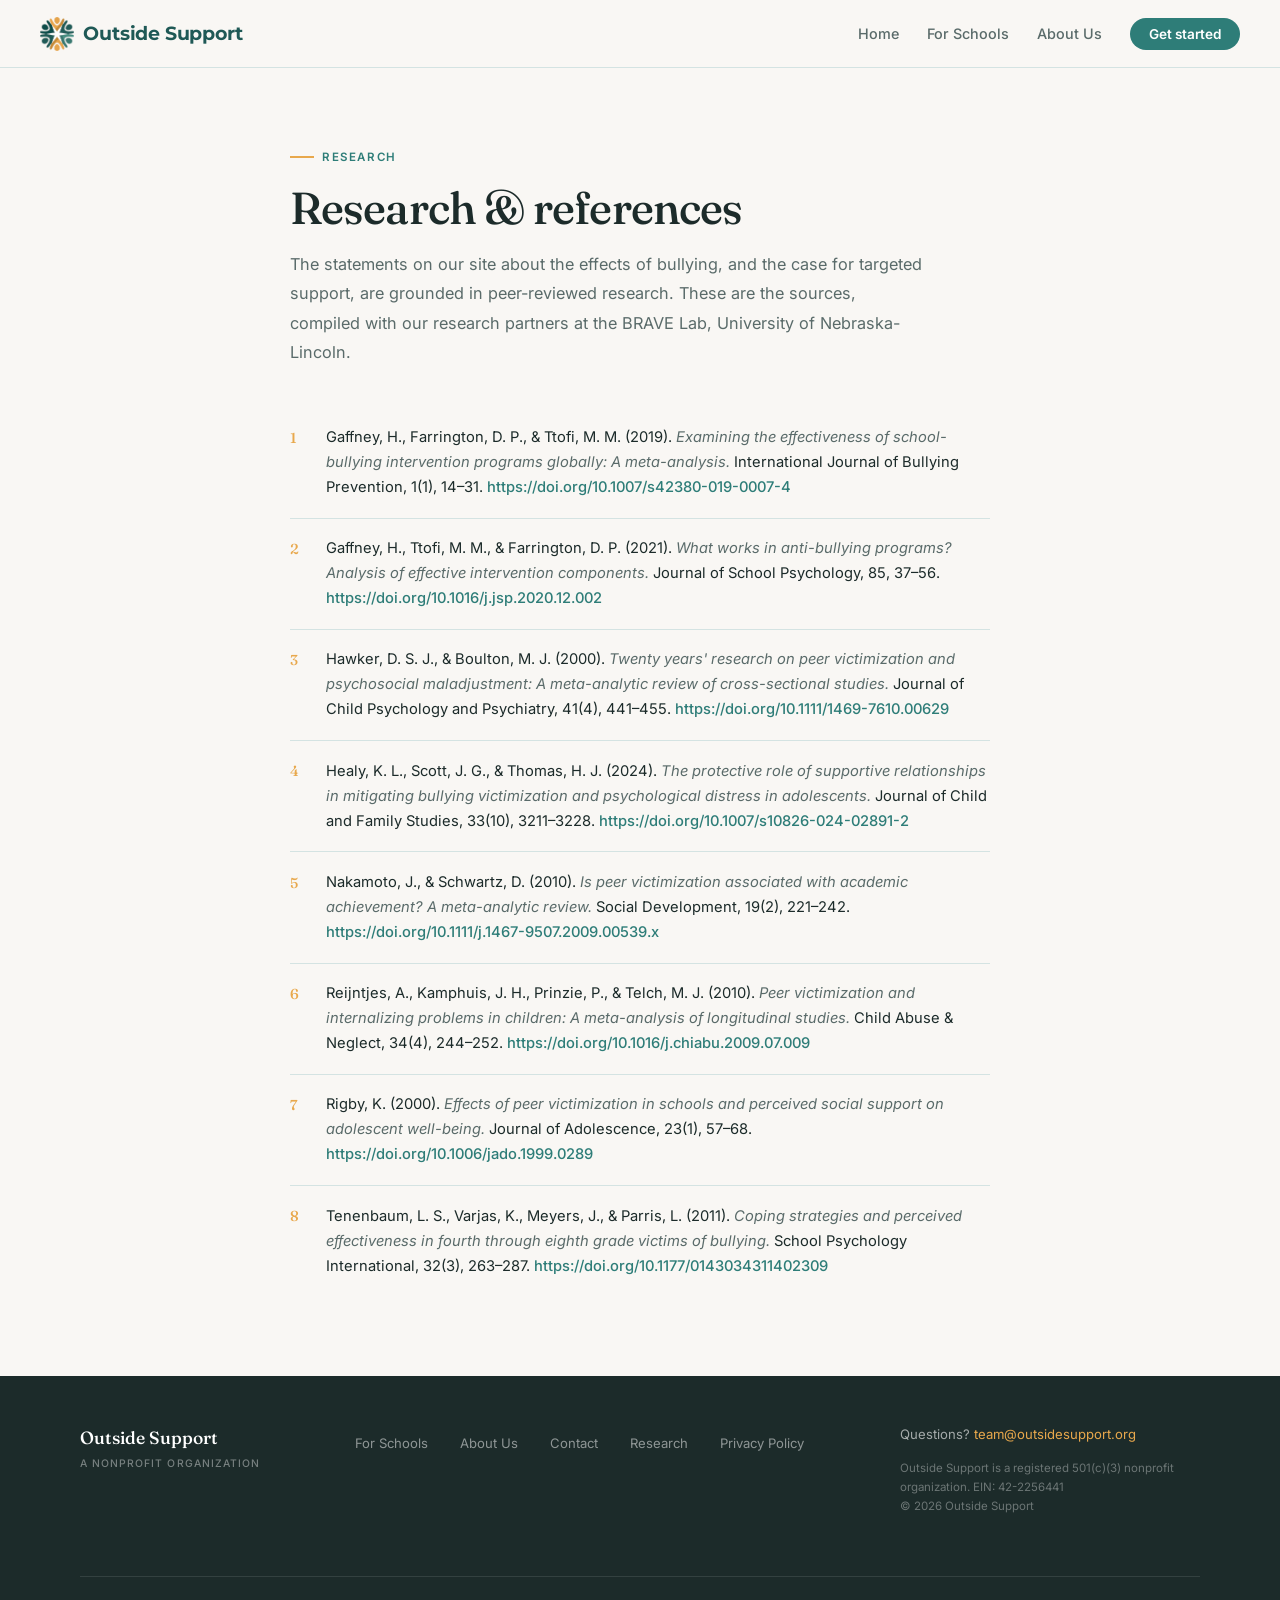
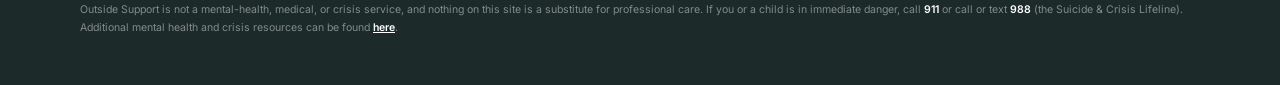
<file: research.html>
<!DOCTYPE html>
<html lang="en">
<head>
  <meta charset="UTF-8" />
  <meta name="viewport" content="width=device-width, initial-scale=1.0" />
  <title>Research & References — Outside Support</title>
  <meta name="robots" content="noindex" />
  <link href="https://fonts.googleapis.com/css2?family=Fraunces:ital,opsz,wght@0,9..144,300;0,9..144,500;0,9..144,600;1,9..144,300&family=Inter:wght@300;400;500;600&family=Montserrat:wght@600;700&display=swap" rel="stylesheet" />
  <link rel="icon" type="image/png" href="favicon.png?v=3" />
  <link rel="stylesheet" href="contact.css?v=4" />
  <script src="contact-config.js" defer></script>
  <script src="contact.js" defer></script>
  <style>
    *, *::before, *::after { box-sizing: border-box; margin: 0; padding: 0; }
    :root {
      --teal:#2E7D78; --teal-dark:#1F5956; --teal-light:#E8F4F3; --amber:#E8A84C;
      --amber-soft:#FDF3E3; --off-white:#F9F7F4; --charcoal:#1C2B2A; --mid-gray:#5A6B6A; --rule:#D4E3E2;
    }
    html { scroll-behavior: smooth; }
    body { font-family:'Inter',sans-serif; background:var(--off-white); color:var(--charcoal); font-size:16px; line-height:1.6; -webkit-font-smoothing:antialiased; display:flex; flex-direction:column; min-height:100vh; }
    main { flex: 1; }

    nav { position:fixed; top:0; left:0; right:0; z-index:100; background:rgba(249,247,244,0.95); backdrop-filter:blur(8px); border-bottom:1px solid var(--rule); padding:0 2rem; height:64px; display:flex; align-items:center; justify-content:space-between; }
    .nav-logo { display:flex; flex-direction:column; line-height:1.1; text-decoration:none; }
    .nav-logo-main { font-family:'Fraunces',serif; font-weight:500; font-size:1.2rem; color:var(--teal-dark); letter-spacing:-0.01em; }
    .nav-logo-sub { font-size:0.65rem; font-weight:500; letter-spacing:0.1em; text-transform:uppercase; color:var(--mid-gray); }
    .nav-links { display:flex; align-items:center; gap:2rem; list-style:none; }
    .nav-links a { text-decoration:none; font-size:0.85rem; font-weight:500; color:var(--mid-gray); transition:color 0.2s; }
    .nav-links a:hover { color:var(--teal); }
    .nav-cta { background:var(--teal); color:#fff !important; padding:0.45rem 1.1rem; border-radius:100px; font-size:0.82rem !important; font-weight:600 !important; }
    .nav-cta:hover { background:var(--teal-dark) !important; }

    .page-hero { margin-top:64px; padding:5rem 5rem 2.5rem; max-width:860px; margin-left:auto; margin-right:auto; }
    .page-eyebrow { font-size:0.72rem; font-weight:600; letter-spacing:0.14em; text-transform:uppercase; color:var(--teal); margin-bottom:1rem; display:flex; align-items:center; gap:0.5rem; }
    .page-eyebrow::before { content:''; display:block; width:24px; height:2px; background:var(--amber); }
    .page-hero h1 { font-family:'Fraunces',serif; font-size:clamp(2rem,4vw,2.8rem); font-weight:500; line-height:1.15; letter-spacing:-0.02em; color:var(--charcoal); margin-bottom:1rem; }
    .page-hero .lede { font-size:1.02rem; color:var(--mid-gray); line-height:1.8; max-width:640px; }

    .refs { max-width:860px; margin:0 auto; padding:0 5rem 5rem; }
    .refs ol { list-style:none; counter-reset:ref; margin:0; padding:0; }
    .refs li { counter-increment:ref; position:relative; padding:1.1rem 0 1.1rem 2.25rem; border-bottom:1px solid var(--rule); font-size:0.92rem; line-height:1.7; color:var(--charcoal); }
    .refs li:last-child { border-bottom:none; }
    .refs li::before { content:counter(ref); position:absolute; left:0; top:1.15rem; font-family:'Fraunces',serif; font-size:0.9rem; font-weight:500; color:var(--amber); }
    .refs .authors { color:var(--charcoal); }
    .refs .title { color:var(--mid-gray); font-style:italic; }
    .refs a { color:var(--teal); font-weight:500; text-decoration:none; word-break:break-word; }
    .refs a:hover { color:var(--teal-dark); }

    footer { background:var(--charcoal); color:rgba(255,255,255,0.6); padding:3rem 5rem; display:flex; align-items:flex-start; justify-content:space-between; gap:2rem; flex-wrap:wrap; }
    .footer-logo { font-family:'Fraunces',serif; font-size:1.1rem; font-weight:500; color:#fff; }
    .footer-logo span { display:block; font-family:'Inter',sans-serif; font-size:0.65rem; font-weight:500; letter-spacing:0.1em; text-transform:uppercase; color:rgba(255,255,255,0.4); margin-top:0.2rem; }
    .footer-links { display:flex; gap:2rem; list-style:none; padding-top:0.35rem; flex-wrap:wrap; }
    .footer-links a { text-decoration:none; color:rgba(255,255,255,0.5); font-size:0.82rem; transition:color 0.2s; }
    .footer-links a:hover { color:#fff; }
    .footer-contact { font-size:0.82rem; max-width:300px; }
    .footer-contact a { color:var(--amber); text-decoration:none; }
    .footer-legal { margin-top:0.85rem; font-size:0.72rem; line-height:1.65; color:rgba(255,255,255,0.35); }

    @media (max-width:900px) {
      nav { padding:0.7rem 1.25rem 0.85rem; height:auto; min-height:64px; flex-wrap:wrap; align-items:flex-start; gap:0.75rem; }
      .nav-logo { flex:0 0 100%; }
      .nav-links { display:flex; width:100%; flex-wrap:wrap; gap:0.45rem 0.85rem; }
      .nav-links a { white-space:nowrap; font-size:0.76rem; }
      .page-hero { margin-top:124px; padding:3rem 1.75rem 2rem; }
      .refs { padding:0 1.75rem 4rem; }
      footer { padding:2.5rem 1.75rem; flex-direction:column; align-items:flex-start; gap:1.5rem; }
      .footer-links { gap:1rem; padding-top:0; }
    }
  
/* === Unified site nav (matches homepage) === */
nav{position:sticky;top:0;left:auto;right:auto;z-index:100;background:rgba(249,247,244,0.96);backdrop-filter:blur(8px);border-bottom:1px solid var(--rule);padding:0 2.5rem;height:68px;min-height:0;display:flex;align-items:center;justify-content:space-between;flex-wrap:nowrap;gap:0;}
.nav-logo{display:flex;flex-direction:row;align-items:center;gap:.6rem;flex:0 0 auto;text-decoration:none;line-height:1.1;}
.nav-logo img{height:34px;width:auto;}
.nav-logo .nm{font-family:'Montserrat',sans-serif;font-weight:700;letter-spacing:-.01em;font-size:1.2rem;color:var(--teal-dark);}
.nav-links{display:flex;align-items:center;gap:1.75rem;list-style:none;width:auto;flex-wrap:nowrap;padding-bottom:0;}
.nav-links a{text-decoration:none;font-size:.9rem;font-weight:500;color:var(--mid-gray);cursor:pointer;white-space:nowrap;transition:color .2s;}
.nav-links a:hover{color:var(--teal);}
.nav-links a.active{color:var(--teal-dark);font-weight:600;position:relative;}
.nav-links a.active::after{content:"";position:absolute;left:0;right:0;bottom:-6px;height:3px;border-radius:2px;background:var(--amber);}
.nav-cta{background:var(--teal);color:#fff !important;padding:.5rem 1.2rem;border-radius:100px;font-size:.85rem !important;font-weight:600 !important;}
.nav-cta:hover{background:var(--teal-dark) !important;}
.page-hero{margin-top:0 !important;}
@media (max-width:900px){
  nav{flex-wrap:wrap;height:auto;min-height:0;padding:.7rem 1.25rem;gap:.5rem;align-items:center;}
  .nav-logo{flex:0 0 auto;}
  .nav-links{width:100%;flex-wrap:wrap;gap:.45rem .9rem;}
  .nav-links a{font-size:.8rem;}
  .page-hero{margin-top:0 !important;}
}

</style>
<!-- Google tag (Google Ads) -->
<script async src="https://www.googletagmanager.com/gtag/js?id=AW-18565855510"></script>
<script>
  window.dataLayer = window.dataLayer || [];
  function gtag(){dataLayer.push(arguments);}
  gtag('js', new Date());
  gtag('config', 'AW-18565855510');
  window.OUTSIDE_SUPPORT_ADS = { conversionSendTo: 'AW-18565855510/wOvaCLnKnrUdEJby8ZRF' };
</script>
</head>
<body>

  <nav>
    <a href="index.html" class="nav-logo"><img src="brand-logo.png?v=1" alt="Outside Support logo"><span class="nm">Outside Support</span></a>
    <ul class="nav-links">
      <li><a href="index.html">Home</a></li>
      <li><a href="outside-support-for-schools.html">For Schools</a></li>
      <li><a href="outside-support-about.html">About Us</a></li>
      <li><a class="nav-cta" href="index.html#form">Get started</a></li>
    </ul>
  </nav>

  <main>
    <div class="page-hero">
      <div class="page-eyebrow">Research</div>
      <h1>Research &amp; references</h1>
      <p class="lede">The statements on our site about the effects of bullying, and the case for targeted support, are grounded in peer-reviewed research. These are the sources, compiled with our research partners at the BRAVE Lab, University of Nebraska-Lincoln.</p>
    </div>

    <div class="refs">
      <ol>
        <li><span class="authors">Gaffney, H., Farrington, D. P., &amp; Ttofi, M. M. (2019).</span> <span class="title">Examining the effectiveness of school-bullying intervention programs globally: A meta-analysis.</span> International Journal of Bullying Prevention, 1(1), 14–31. <a href="https://doi.org/10.1007/s42380-019-0007-4" target="_blank" rel="noopener">https://doi.org/10.1007/s42380-019-0007-4</a></li>
        <li><span class="authors">Gaffney, H., Ttofi, M. M., &amp; Farrington, D. P. (2021).</span> <span class="title">What works in anti-bullying programs? Analysis of effective intervention components.</span> Journal of School Psychology, 85, 37–56. <a href="https://doi.org/10.1016/j.jsp.2020.12.002" target="_blank" rel="noopener">https://doi.org/10.1016/j.jsp.2020.12.002</a></li>
        <li><span class="authors">Hawker, D. S. J., &amp; Boulton, M. J. (2000).</span> <span class="title">Twenty years' research on peer victimization and psychosocial maladjustment: A meta-analytic review of cross-sectional studies.</span> Journal of Child Psychology and Psychiatry, 41(4), 441–455. <a href="https://doi.org/10.1111/1469-7610.00629" target="_blank" rel="noopener">https://doi.org/10.1111/1469-7610.00629</a></li>
        <li><span class="authors">Healy, K. L., Scott, J. G., &amp; Thomas, H. J. (2024).</span> <span class="title">The protective role of supportive relationships in mitigating bullying victimization and psychological distress in adolescents.</span> Journal of Child and Family Studies, 33(10), 3211–3228. <a href="https://doi.org/10.1007/s10826-024-02891-2" target="_blank" rel="noopener">https://doi.org/10.1007/s10826-024-02891-2</a></li>
        <li><span class="authors">Nakamoto, J., &amp; Schwartz, D. (2010).</span> <span class="title">Is peer victimization associated with academic achievement? A meta-analytic review.</span> Social Development, 19(2), 221–242. <a href="https://doi.org/10.1111/j.1467-9507.2009.00539.x" target="_blank" rel="noopener">https://doi.org/10.1111/j.1467-9507.2009.00539.x</a></li>
        <li><span class="authors">Reijntjes, A., Kamphuis, J. H., Prinzie, P., &amp; Telch, M. J. (2010).</span> <span class="title">Peer victimization and internalizing problems in children: A meta-analysis of longitudinal studies.</span> Child Abuse &amp; Neglect, 34(4), 244–252. <a href="https://doi.org/10.1016/j.chiabu.2009.07.009" target="_blank" rel="noopener">https://doi.org/10.1016/j.chiabu.2009.07.009</a></li>
        <li><span class="authors">Rigby, K. (2000).</span> <span class="title">Effects of peer victimization in schools and perceived social support on adolescent well-being.</span> Journal of Adolescence, 23(1), 57–68. <a href="https://doi.org/10.1006/jado.1999.0289" target="_blank" rel="noopener">https://doi.org/10.1006/jado.1999.0289</a></li>
        <li><span class="authors">Tenenbaum, L. S., Varjas, K., Meyers, J., &amp; Parris, L. (2011).</span> <span class="title">Coping strategies and perceived effectiveness in fourth through eighth grade victims of bullying.</span> School Psychology International, 32(3), 263–287. <a href="https://doi.org/10.1177/0143034311402309" target="_blank" rel="noopener">https://doi.org/10.1177/0143034311402309</a></li>
      </ol>
    </div>
  </main>

  <footer>
    <div class="footer-logo">
      Outside Support
      <span>A nonprofit organization</span>
    </div>
    <ul class="footer-links">
      <li><a href="outside-support-for-schools.html">For Schools</a></li>
      <li><a href="outside-support-about.html">About Us</a></li>
      <li><a href="outside-support-contact.html">Contact</a></li>
      <li><a href="research.html">Research</a></li>
      <li><a href="privacy.html">Privacy Policy</a></li>
    </ul>
    <div class="footer-contact">
      Questions? <a href="mailto:team@outsidesupport.org">team@outsidesupport.org</a>
      <div class="footer-legal">
        Outside Support is a registered 501(c)(3) nonprofit organization. EIN: 42-2256441<br>
        &copy; 2026 Outside Support
      </div>
    </div>
    <div class="footer-disclaimer">
      Outside Support is not a mental-health, medical, or crisis service, and nothing on this site is a substitute for professional care. If you or a child is in immediate danger, call <a href="tel:911" style="color:#fff">911</a> or call or text <a href="tel:988" style="color:#fff">988</a> (the Suicide &amp; Crisis Lifeline). Additional mental health and crisis resources can be found <a href="https://www.apa.org/topics/crisis-hotlines" target="_blank" rel="noopener noreferrer" style="color:#fff;text-decoration:underline">here</a>.
    </div>
  </footer>

</body>
</html>
</file>
<file: contact.css>
/* ── EMAIL CAPTURE FORM (shared) ── */
.email-capture-form {
  display: flex;
  gap: 0.75rem;
  align-items: stretch;
}

.email-capture-form input[type="email"] {
  flex: 1;
  min-width: 0;
  border: 1px solid var(--rule);
  border-radius: 100px;
  background: var(--off-white);
  color: var(--charcoal);
  font-family: 'Inter', sans-serif;
  font-size: 0.95rem;
  padding: 0.95rem 1.2rem;
  outline: none;
}

.email-capture-form input[type="email"]:focus {
  border-color: var(--teal);
  box-shadow: 0 0 0 3px rgba(46,125,120,0.1);
}

.email-capture-form button {
  border: 0;
  border-radius: 100px;
  background: var(--teal);
  color: #fff;
  cursor: pointer;
  font-family: 'Inter', sans-serif;
  font-size: 0.9rem;
  font-weight: 700;
  padding: 0.95rem 1.5rem;
  transition: background 0.2s, transform 0.15s;
  white-space: nowrap;
}

.email-capture-form button:hover { background: var(--teal-dark); transform: translateY(-1px); }
.email-capture-form button:disabled { opacity: 0.6; cursor: default; transform: none; }

.email-capture-status {
  color: var(--mid-gray);
  font-size: 0.86rem;
  margin-top: 0.85rem;
  min-height: 1.4rem;
}
.email-capture-status a { color: var(--teal); font-weight: 600; }

.email-capture-note {
  font-size: 0.76rem;
  color: var(--mid-gray);
  margin-top: 0.75rem;
}

/* ── WAITLIST BAND (Home / Parents / Schools) ── */
.waitlist-band {
  background: #fff;
  border-top: 1px solid var(--rule);
  padding: 5rem;
  scroll-margin-top: 84px;
}

.waitlist-inner {
  max-width: 620px;
  margin: 0 auto;
  text-align: center;
}

.waitlist-inner .section-label { color: var(--teal); }

.waitlist-inner h2 {
  font-family: 'Fraunces', serif;
  font-size: clamp(1.6rem, 2.6vw, 2.1rem);
  font-weight: 500;
  line-height: 1.2;
  letter-spacing: -0.02em;
  color: var(--charcoal);
  margin-bottom: 0.85rem;
}

.waitlist-inner > p {
  color: var(--mid-gray);
  line-height: 1.75;
  margin-bottom: 1.75rem;
}

.waitlist-inner .email-capture-form { max-width: 480px; margin: 0 auto; }
.waitlist-inner .email-capture-status { text-align: center; }
.waitlist-inner .email-capture-note { text-align: center; }

/* Inline waitlist used inside enroll/referral CTA blocks */
.referral-waitlist { max-width: 640px; margin: 0 auto; }
.referral-waitlist p { color: var(--mid-gray); font-size: 0.95rem; line-height: 1.75; margin: 0 0 1rem; }
.referral-waitlist .email-capture-form { max-width: 520px; margin: 0 auto; }
.referral-waitlist .email-capture-status { text-align: center; }

/* ── CONTACT PAGE ── */
.contact-grid {
  max-width: 1100px;
  margin: 0 auto;
  padding: 0 5rem 6rem;
  display: grid;
  grid-template-columns: 1fr 1fr;
  gap: 4rem;
  align-items: start;
}

.contact-panel {
  background: #fff;
  border: 1px solid var(--rule);
  border-radius: 20px;
  padding: 2.5rem;
}

.contact-panel h2 {
  font-family: 'Fraunces', serif;
  font-size: 1.35rem;
  font-weight: 500;
  color: var(--charcoal);
  letter-spacing: -0.01em;
  margin-bottom: 0.6rem;
}

.contact-panel p {
  font-size: 0.92rem;
  color: var(--mid-gray);
  line-height: 1.75;
  margin-bottom: 1.5rem;
}

.contact-panel .email-capture-form { max-width: 100%; }

.contact-direct { display: flex; flex-direction: column; gap: 2rem; }

.contact-direct-item { padding-bottom: 1.75rem; border-bottom: 1px solid var(--rule); }
.contact-direct-item:last-child { border-bottom: none; padding-bottom: 0; }

.contact-direct-label {
  font-size: 0.72rem;
  font-weight: 600;
  letter-spacing: 0.14em;
  text-transform: uppercase;
  color: var(--teal);
  margin-bottom: 0.6rem;
}

.contact-direct-item p { font-size: 0.92rem; color: var(--mid-gray); line-height: 1.75; }
.contact-direct-item a { color: var(--teal); font-weight: 600; text-decoration: none; }
.contact-direct-item a:hover { color: var(--teal-dark); }

/* ── FOOTER LEGAL LINE ── */
.footer-legal {
  margin-top: 0.85rem;
  font-size: 0.72rem;
  line-height: 1.65;
  color: rgba(255,255,255,0.35);
}

/* ── RESPONSIVE ── */
@media (max-width: 900px) {
  .waitlist-band { padding: 3.5rem 1.75rem; scroll-margin-top: 132px; }
  .contact-grid { grid-template-columns: 1fr; gap: 2rem; padding: 0 1.75rem 4rem; }
  .contact-panel { padding: 2rem; }
}

@media (max-width: 520px) {
  .email-capture-form { flex-direction: column; }
  .email-capture-form button { width: 100%; }
}

/* ── FOOTER CRISIS / DISCLAIMER BAND ── */
.footer-disclaimer {
  flex: 0 0 100%;
  margin-top: 1.75rem;
  padding-top: 1.5rem;
  border-top: 1px solid rgba(255,255,255,0.1);
  font-size: 0.66rem;
  line-height: 1.7;
  color: rgba(255,255,255,0.45);
}
.footer-disclaimer strong { color: rgba(255,255,255,0.75); font-weight: 600; }
.footer-disclaimer a { color: #fff; font-weight: 600; text-decoration: none; white-space: nowrap; }
.footer-disclaimer a:hover { color: #fff; }

/* ── REFERRAL / INTEREST FORM (progressive disclosure) ── */
.referral-toggle { margin: 0.5rem auto 0; }
.referral-form { max-width: 460px; margin: 2rem auto 0; text-align: left; }
.referral-field { margin-bottom: 1.1rem; }
.referral-field label {
  display: block;
  font-size: 0.82rem;
  font-weight: 600;
  color: var(--charcoal);
  margin-bottom: 0.4rem;
}
.referral-field input,
.referral-field select {
  width: 100%;
  border: 1px solid var(--rule);
  border-radius: 10px;
  background: var(--off-white);
  color: var(--charcoal);
  font-family: 'Inter', sans-serif;
  font-size: 0.95rem;
  padding: 0.8rem 1rem;
  outline: none;
}
.referral-field input:focus,
.referral-field select:focus {
  border-color: var(--teal);
  box-shadow: 0 0 0 3px rgba(46,125,120,0.1);
}
.referral-note { font-size: 0.76rem; color: var(--mid-gray); margin-top: 0.4rem; }
.referral-form button[type="submit"] {
  width: 100%;
  border: 0;
  border-radius: 100px;
  background: var(--teal);
  color: #fff;
  cursor: pointer;
  font-family: 'Inter', sans-serif;
  font-size: 0.95rem;
  font-weight: 700;
  padding: 0.9rem 1.5rem;
  margin-top: 0.5rem;
  transition: background 0.2s, transform 0.15s;
}
.referral-form button[type="submit"]:hover { background: var(--teal-dark); transform: translateY(-1px); }
.referral-form button[type="submit"]:disabled { opacity: 0.6; cursor: default; transform: none; }
.referral-status {
  max-width: 460px;
  margin: 1.25rem auto 0;
  color: var(--charcoal);
  font-size: 0.95rem;
  line-height: 1.6;
  min-height: 1.4rem;
}
.referral-status a { color: var(--teal); font-weight: 600; }
</file>
